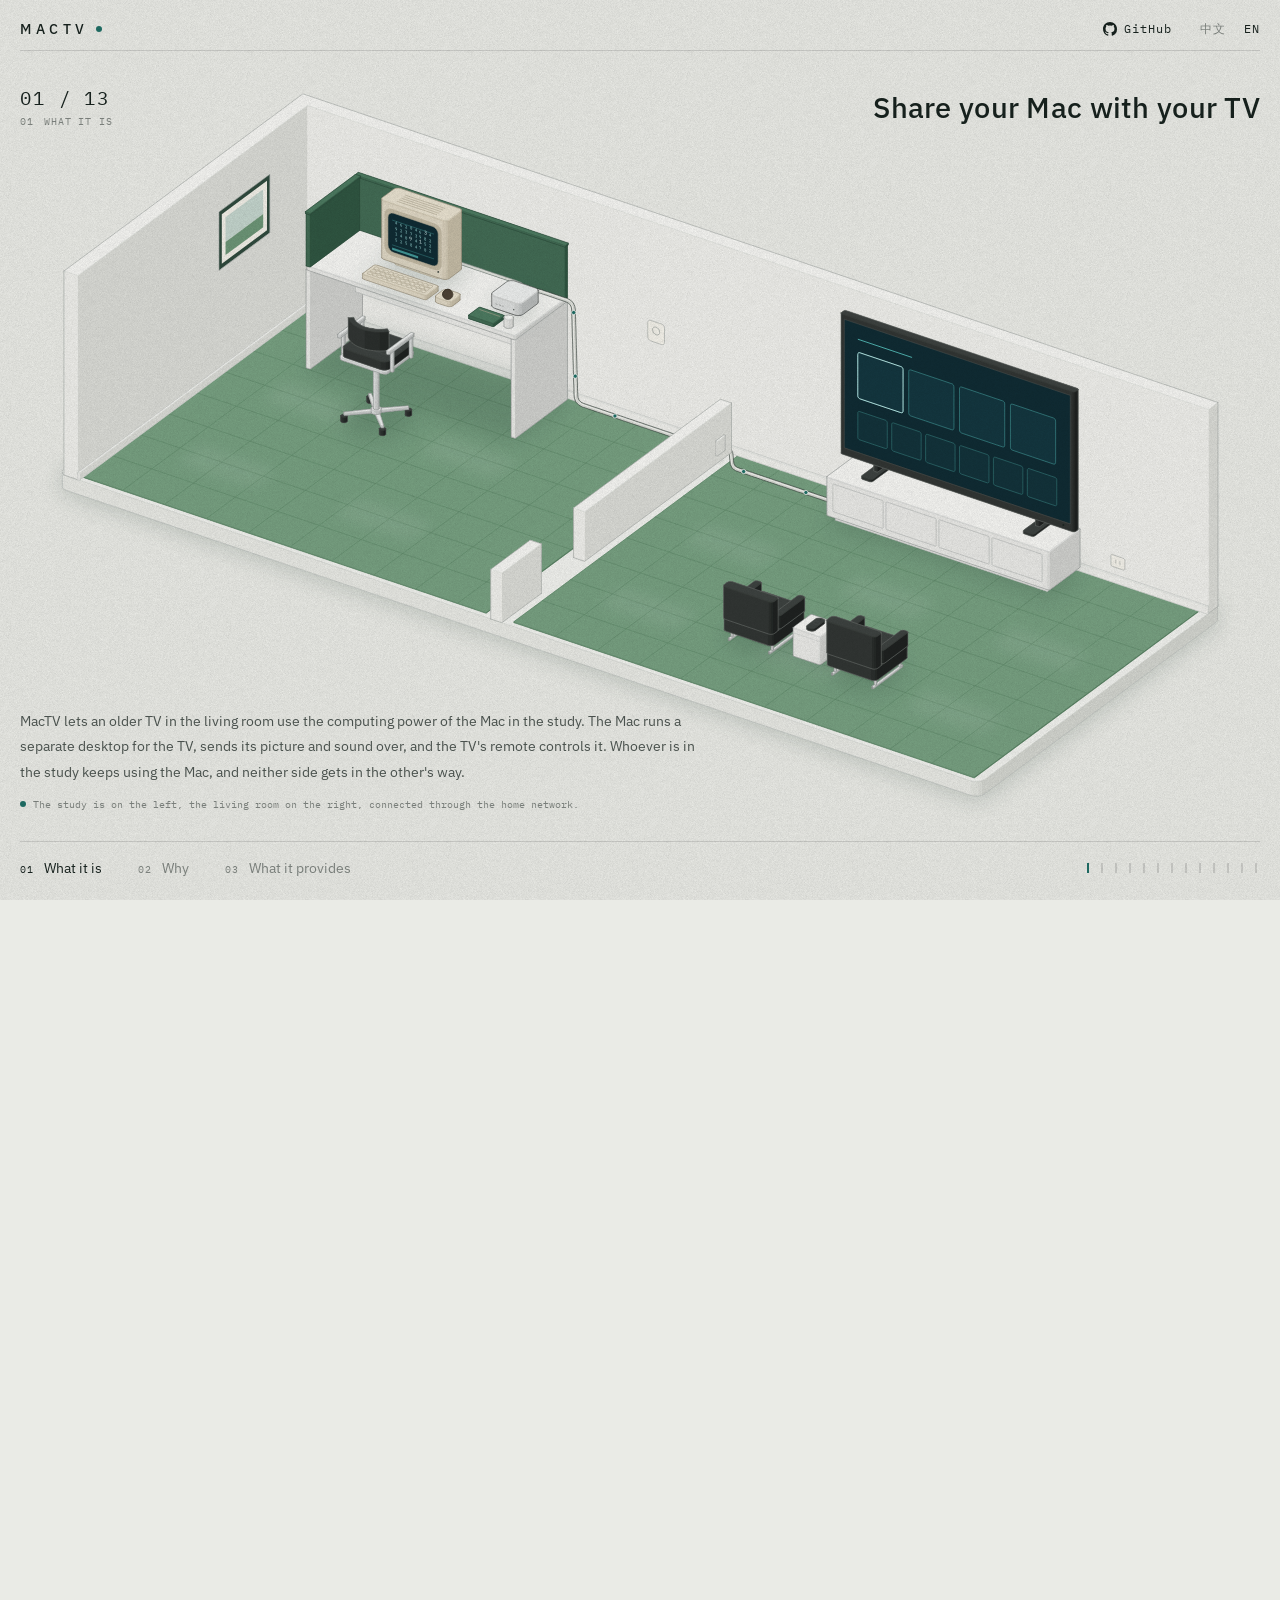
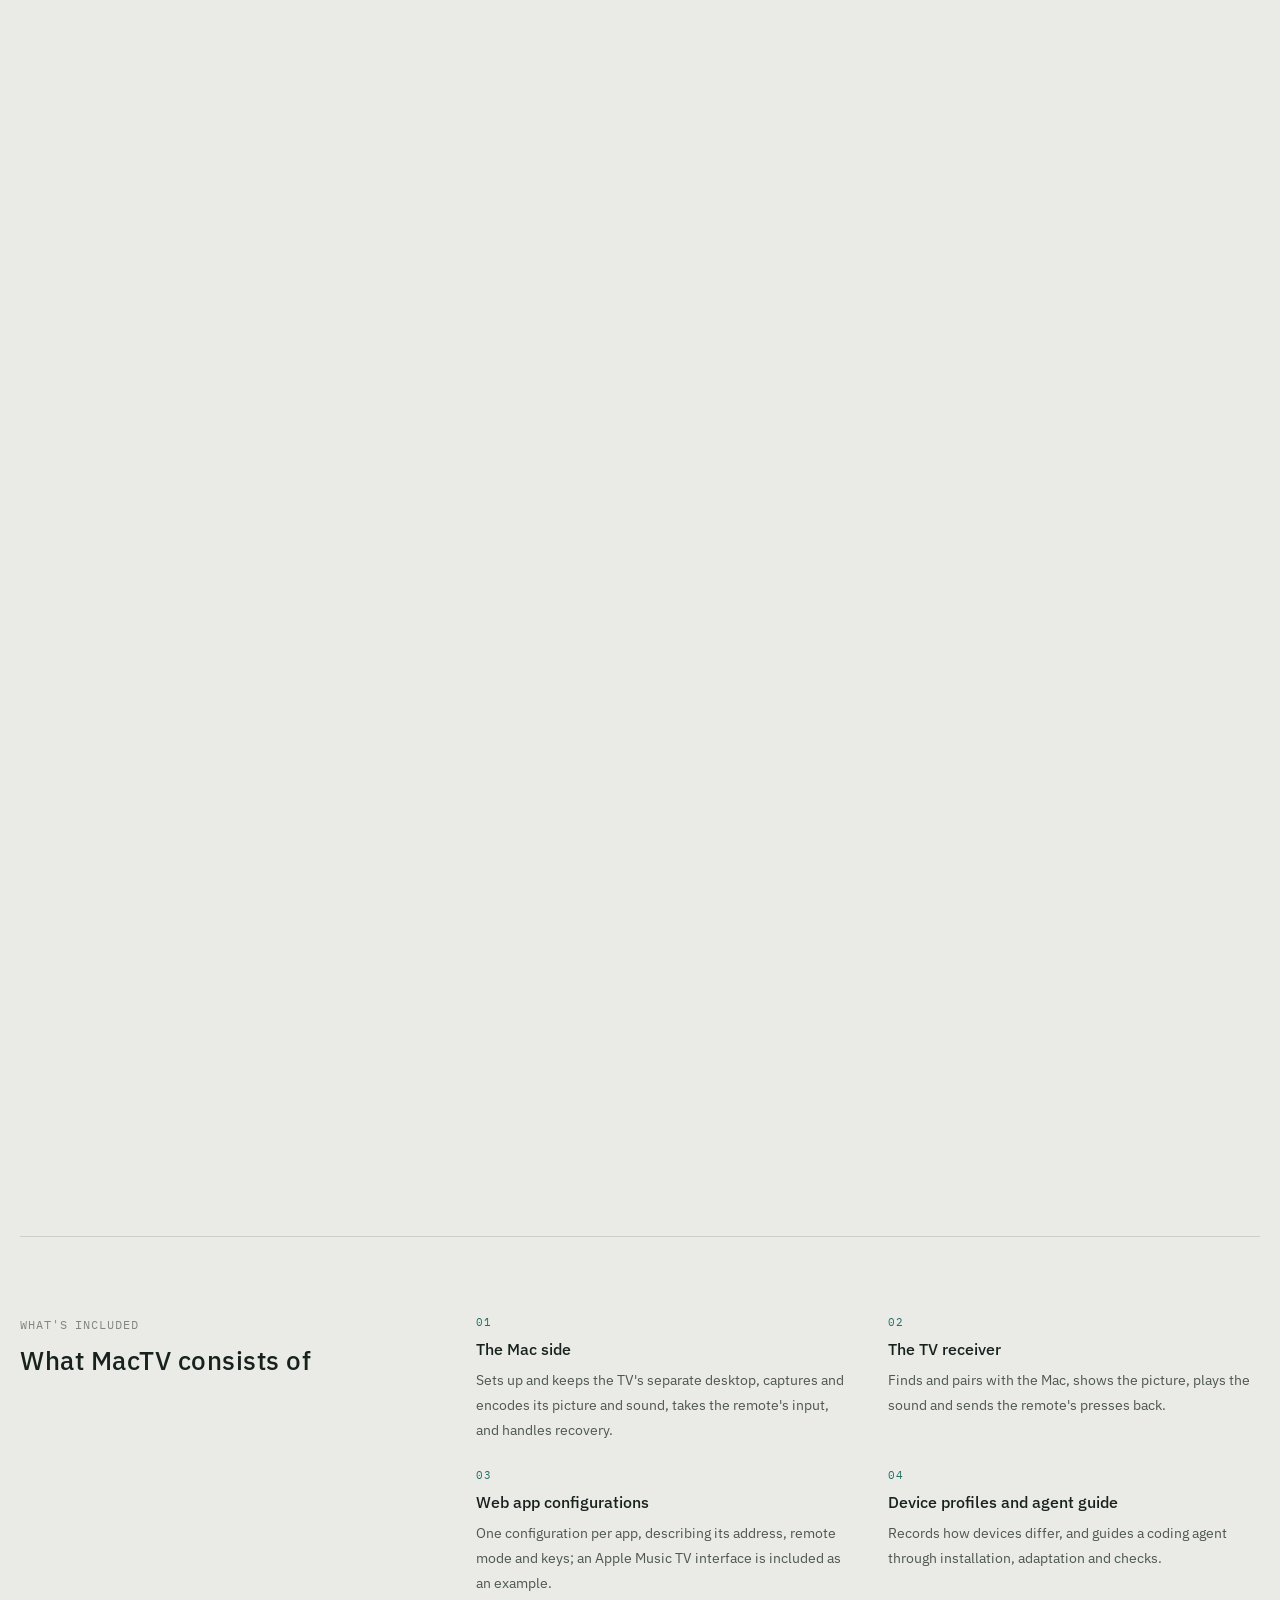
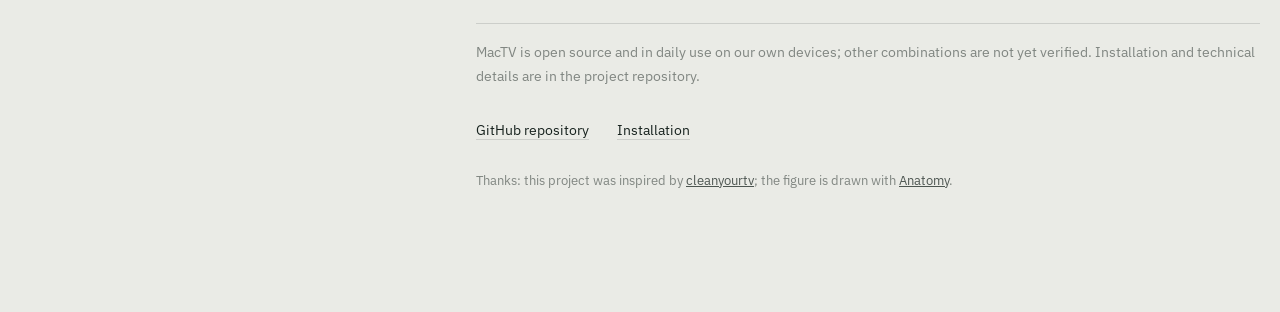
<file: site/public/index.html>
<!doctype html>
<html lang="en">
<head>
<meta charset="utf-8">
<meta name="viewport" content="width=device-width, initial-scale=1, viewport-fit=cover">
<meta name="description" content="MacTV shares your Mac with your TV: the Mac runs a separate desktop for the TV, and both can be used at once.">
<title>MacTV</title>
<link rel="preconnect" href="https://fonts.googleapis.com">
<link rel="preconnect" href="https://fonts.gstatic.com" crossorigin>
<link rel="stylesheet" href="https://fonts.googleapis.com/css2?family=IBM+Plex+Sans:wght@400;500&family=IBM+Plex+Mono:wght@400&family=Noto+Sans+SC:wght@400;500&display=swap">
<style>
/* Figure styles from Anatomy (MIT License, Copyright (c) 2026 Ryan), https://github.com/wheresryan22/anatomy */
.iso{
  --anatomy-page:#0b0b0b;--anatomy-card:#131313;--anatomy-text:#a3a3a3;--anatomy-strong:#e6e6e6;--anatomy-muted:#6e6e6e;
  --anatomy-paper:#131313;--anatomy-face:#1b1b1b;--anatomy-top:#1c1c1c;
  --anatomy-shade-0:#0f0f0f;--anatomy-shade-1:#121212;--anatomy-shade-2:#151515;--anatomy-shade-3:#181818;
  --anatomy-lit-top:#262626;--anatomy-lit-shade:#1d1d1d;
  --anatomy-hi:#d4d4d4;--anatomy-mid:#6a6a6a;--anatomy-lo:#3e3e3e;--anatomy-faint:#2a2a2a;--anatomy-lit:#ffffff;
  --anatomy-halo:#050505;--anatomy-halo-opacity:.9;--anatomy-dot:#e6e6e6;
  --anatomy-red:#ff6b6b;--anatomy-green:#6be0a0;--anatomy-blue:#6b9bff;
  --anatomy-weight:.6px;--anatomy-ease:cubic-bezier(.32,.72,0,1);
  --anatomy-mono:ui-monospace,"SF Mono",Menlo,Consolas,monospace;
  --anatomy-lift:inset 0 1px 0 0 #ffffff0a,inset 0 0 0 1px #ffffff06,0 0 0 1px #00000026,0 1px 1px -.5px #00000014,0 3px 3px -1.5px #00000014,0 6px 6px -3px #00000014,0 12px 12px -6px #00000014;
}
.iso[data-theme="light"]{
  --anatomy-page:#f2f2ef;--anatomy-card:#fbfbfa;--anatomy-text:#57575a;--anatomy-strong:#18181a;--anatomy-muted:#8c8c90;
  --anatomy-paper:#fbfbfa;--anatomy-face:#ffffff;--anatomy-top:#ffffff;
  --anatomy-shade-0:#dcdcd9;--anatomy-shade-1:#e5e5e2;--anatomy-shade-2:#ededea;--anatomy-shade-3:#f4f4f1;
  --anatomy-lit-top:#ffffff;--anatomy-lit-shade:#eeeeeb;
  --anatomy-hi:#26262a;--anatomy-mid:#8a8a8f;--anatomy-lo:#b4b4b8;--anatomy-faint:#d4d4d6;--anatomy-lit:#000000;
  --anatomy-halo:#8a8a80;--anatomy-halo-opacity:.32;--anatomy-dot:#3a3a3e;
  --anatomy-red:#e5484d;--anatomy-green:#30a46c;--anatomy-blue:#3e63dd;
  --anatomy-lift:inset 0 1px 0 0 #ffffff,0 0 0 1px #0000000f,0 1px 1px -.5px #0000000a,0 3px 3px -1.5px #0000000a,0 6px 6px -3px #0000000a,0 12px 12px -6px #0000000a;
}
.iso-svg{display:block;width:100%;height:auto;overflow:visible}
.iso-svg path,.iso-svg circle{vector-effect:non-scaling-stroke}
.iso-fill{fill:var(--anatomy-paper);stroke:none}
.iso-solid[data-lit]>.iso-fill{fill:var(--anatomy-face)}
.iso-shade,.iso-top{stroke:none}
.iso-shade[data-shade="0"]{fill:var(--anatomy-shade-0)}
.iso-shade[data-shade="1"]{fill:var(--anatomy-shade-1)}
.iso-shade[data-shade="2"]{fill:var(--anatomy-shade-2)}
.iso-shade[data-shade="3"]{fill:var(--anatomy-shade-3)}
.iso-top{fill:var(--anatomy-top)}
.iso-solid[data-lit]>.iso-top{fill:var(--anatomy-lit-top)}
.iso-solid[data-lit]>.iso-shade{fill:var(--anatomy-lit-shade)}
.iso-solid[data-seamless]>.iso-shade,.iso-solid[data-seamless]>.iso-top{stroke-width:.4;stroke-linejoin:round}
.iso-solid[data-seamless]>.iso-shade[data-shade="0"]{stroke:var(--anatomy-shade-0)}
.iso-solid[data-seamless]>.iso-shade[data-shade="1"]{stroke:var(--anatomy-shade-1)}
.iso-solid[data-seamless]>.iso-shade[data-shade="2"]{stroke:var(--anatomy-shade-2)}
.iso-solid[data-seamless]>.iso-shade[data-shade="3"]{stroke:var(--anatomy-shade-3)}
.iso-solid[data-seamless]>.iso-top{stroke:var(--anatomy-top)}
.iso-solid[data-seamless][data-lit]>.iso-top{stroke:var(--anatomy-lit-top)}
.iso-solid[data-seamless][data-lit]>.iso-shade{stroke:var(--anatomy-lit-shade)}
.iso-solid[data-lit]>.iso-edge{stroke:var(--anatomy-lit)}
.iso-halo{fill:var(--anatomy-halo);stroke:none;filter:blur(9px);opacity:var(--anatomy-halo-opacity);transform:translateY(3px)}
.iso-line{fill:none;stroke:var(--anatomy-lo);stroke-width:var(--anatomy-weight);stroke-linecap:round;stroke-linejoin:round}
.iso-line[data-tone="hi"]{stroke:var(--anatomy-hi)}
.iso-line[data-tone="mid"]{stroke:var(--anatomy-mid)}
.iso-line[data-tone="lo"]{stroke:var(--anatomy-lo)}
.iso-line[data-tone="faint"]{stroke:var(--anatomy-faint)}
.iso-line[data-tone="lit"]{stroke:var(--anatomy-lit)}
.iso-line[data-tone="red"]{stroke:var(--anatomy-red)}
.iso-line[data-tone="green"]{stroke:var(--anatomy-green)}
.iso-line[data-tone="blue"]{stroke:var(--anatomy-blue)}
.iso-line[data-dotted]{stroke-dasharray:.01 3.5;stroke-width:1}
.iso-line[data-dashed]{stroke-dasharray:3 3}
.iso-line[data-flow]{stroke-dasharray:2 6}
.iso-wire-end{fill:var(--anatomy-paper);stroke:var(--anatomy-lo);stroke-width:var(--anatomy-weight)}
.iso-wire[data-tone="hi"] .iso-wire-end{stroke:var(--anatomy-hi)}
.iso-wire[data-tone="mid"] .iso-wire-end{stroke:var(--anatomy-mid)}
.iso-wire[data-tone="faint"] .iso-wire-end{stroke:var(--anatomy-faint)}
.iso-wire[data-tone="lit"] .iso-wire-end{stroke:var(--anatomy-lit)}
.iso-dots circle{fill:var(--anatomy-dot);stroke:none;opacity:.32}
.iso-dots[data-tone="hi"] circle{opacity:.85}
.iso-dots[data-tone="mid"] circle{opacity:.45}
.iso-dots[data-tone="lo"] circle{opacity:.22}
.iso-dots[data-tone="faint"] circle{opacity:.12}
.iso-face-text{fill:var(--anatomy-mid);font-family:var(--anatomy-mono);letter-spacing:.04em}
.iso-face-text[data-tone="hi"]{fill:var(--anatomy-hi)}
.iso-face-text[data-tone="lo"]{fill:var(--anatomy-lo)}
.iso-face-text[data-tone="faint"]{fill:var(--anatomy-faint)}
.tb-body{fill:var(--anatomy-shade-2);stroke:none}
.tb-shine{fill:var(--anatomy-top);stroke:none}
.tb-shade{fill:var(--anatomy-shade-0);stroke:none}
.tb-ring{fill:none;stroke:var(--anatomy-lo);stroke-width:.45;stroke-linecap:butt;stroke-linejoin:round}
.tb-ring[data-tone="mid"]{stroke:var(--anatomy-mid)}
.tb-ring[data-tone="faint"]{stroke:var(--anatomy-faint)}
.tb-ring[data-tone="hi"]{stroke:var(--anatomy-hi)}
@keyframes iso-flow{to{stroke-dashoffset:-32}}
@keyframes iso-pulse{0%,100%{opacity:.18}12%{opacity:1}40%{opacity:.18}}
.iso-line[data-flow]{animation:iso-flow 1600ms linear infinite}
.iso-dots circle[data-pulse]{animation:iso-pulse 1600ms steps(1,end) infinite;animation-delay:var(--pulse-at,0ms)}
.iso-figure{margin:32px 0 36px}
.iso-plate{position:relative;padding:52px 24px;border-radius:0;background:var(--anatomy-card);box-shadow:0 0 0 1px var(--anatomy-mid);--anatomy-paper:var(--anatomy-card)}
.iso-plate-corners{position:absolute;inset:18px 20px;pointer-events:none}
.iso-plate-corner{position:absolute;color:var(--anatomy-muted);font-family:var(--anatomy-mono);font-size:10.5px;line-height:1;letter-spacing:.04em;white-space:nowrap}
.iso-plate-corner[data-corner="fig"]{top:0;left:0;color:var(--anatomy-text)}
.iso-plate-corner[data-corner="title"]{top:0;right:0;text-transform:uppercase;letter-spacing:.1em}
.iso-plate-corner[data-corner="hint"]{bottom:0;left:0;text-transform:uppercase;letter-spacing:.1em}
.iso-plate-corner[data-corner="readout"]{right:0;bottom:0;color:var(--anatomy-text);font-variant-numeric:tabular-nums}
.iso-plate .iso-svg{margin:0 auto}
.iso-legend{display:grid;gap:8px;margin-top:12px;color:var(--anatomy-muted);font-size:13px;line-height:1.55}
.iso-keys{display:flex;flex-wrap:wrap;gap:6px 18px}
.iso-key{display:inline-flex;align-items:center;gap:7px}
.iso-swatch{width:16px;height:10px;flex:none;overflow:visible}
.iso-swatch path{fill:none;stroke:var(--anatomy-hi);stroke-width:1;vector-effect:non-scaling-stroke;stroke-linejoin:round;stroke-linecap:round}
.iso-swatch[data-mark="raised"] path,.iso-swatch[data-mark="flat"] path{stroke:var(--anatomy-mid)}
.iso-swatch[data-mark="lit"] path{stroke:var(--anatomy-lit)}
.iso-swatch[data-mark="dim"] path{stroke:var(--anatomy-lo)}
.iso-swatch[data-mark="dotted"] path{stroke-dasharray:.01 3;stroke-width:1.4}
.iso-swatch[data-mark="dashed"] path{stroke-dasharray:3 2.5}
.iso-swatch[data-mark="red"] path{stroke:var(--anatomy-red)}
.iso-swatch[data-mark="green"] path{stroke:var(--anatomy-green)}
.iso-swatch[data-mark="blue"] path{stroke:var(--anatomy-blue)}
.iso-swatch-crease{stroke:var(--anatomy-lo)!important}
@media (max-width:560px){.iso-plate{padding:48px 12px 70px}.iso-plate-corner[data-corner="hint"]{bottom:18px}}
@media (prefers-reduced-motion:reduce){.iso-line[data-flow],.iso-dots circle[data-pulse]{animation:none}}

/* materials: a windowless 1970s office interior. Off-white walls, green carpet, green felt screens,
   cream terminal equipment, white laminate, oatmeal upholstery, dark teal screens with pale cyan figures */
.iso[data-theme="light"] {
  --anatomy-paper:#eaebe6; --anatomy-card:#eaebe6; --anatomy-face:#f1f2ee; --anatomy-top:#f1f2ee;
  --anatomy-shade-0:#d3d5cf; --anatomy-shade-1:#dadcd6; --anatomy-shade-2:#e1e3dd; --anatomy-shade-3:#e8e9e4;
  --anatomy-lit-top:#f6f7f3; --anatomy-lit-shade:#e1e3dd;
  --anatomy-hi:#24302b; --anatomy-mid:#8c938f; --anatomy-lo:#b6bbb7; --anatomy-faint:#d0d3cf; --anatomy-lit:#17221e;
  --anatomy-halo:#2f4a3d; --anatomy-halo-opacity:.2; --anatomy-dot:#17221e;
}
.m-plaster { --anatomy-paper:#eeefeb; --anatomy-top:#f6f6f3; --anatomy-shade-0:#dadbd6; --anatomy-shade-1:#e1e2dd; --anatomy-shade-2:#e8e9e4; --anatomy-shade-3:#efefeb; --anatomy-hi:#4a504c; --anatomy-mid:#a2a7a3; --anatomy-lo:#c4c8c4; --anatomy-faint:#dcdfdb; }
.m-carpet { --anatomy-paper:#6c9576; --anatomy-top:#77a081; --anatomy-shade-0:#557d5f; --anatomy-shade-1:#5d8567; --anatomy-shade-2:#658d6f; --anatomy-shade-3:#6d9577; --anatomy-lo:#5f8769; --anatomy-faint:#6a9274; }
.m-felt { --anatomy-paper:#3b634d; --anatomy-top:#4c7a60; --anatomy-shade-0:#2f5541; --anatomy-shade-1:#355c47; --anatomy-shade-2:#3b634d; --anatomy-shade-3:#426b54; --anatomy-hi:#12261b; --anatomy-mid:#2a4a39; --anatomy-lo:#335943; --anatomy-faint:#3b634d; }
.m-cream { --anatomy-paper:#d6cdb9; --anatomy-top:#e8e1cf; --anatomy-shade-0:#c4bba5; --anatomy-shade-1:#cdc4af; --anatomy-shade-2:#d6cdb9; --anatomy-shade-3:#dfd7c4; --anatomy-hi:#3f3a2f; --anatomy-mid:#8f8775; --anatomy-lo:#b0a892; --anatomy-faint:#cbc3ae; }
.m-walnut, .m-oak { --anatomy-paper:#eeeeeb; --anatomy-top:#f6f6f3; --anatomy-shade-0:#cfd0cd; --anatomy-shade-1:#d8d9d6; --anatomy-shade-2:#e1e2df; --anatomy-shade-3:#e9e9e6; --anatomy-hi:#343a37; --anatomy-mid:#8d9290; --anatomy-lo:#b4b8b6; --anatomy-faint:#d2d4d2; }
.m-sofa { --anatomy-paper:#bdaf93; --anatomy-top:#cdbfa3; --anatomy-shade-0:#a99b80; --anatomy-shade-1:#b3a589; --anatomy-shade-2:#bdaf93; --anatomy-shade-3:#c7b99d; --anatomy-hi:#3d3526; --anatomy-mid:#7d715b; --anatomy-lo:#a99b80; }
.m-black { --anatomy-paper:#2a2e2c; --anatomy-top:#3d4240; --anatomy-shade-0:#1e2120; --anatomy-shade-1:#242826; --anatomy-shade-2:#2a2e2c; --anatomy-shade-3:#313533; --anatomy-hi:#0e100f; --anatomy-mid:#6d7370; --anatomy-lo:#4b504e; --anatomy-faint:#393e3c; }
.m-alu { --anatomy-paper:#d1d3d2; --anatomy-top:#eceeed; --anatomy-shade-0:#b9bcbb; --anatomy-shade-1:#c5c8c7; --anatomy-shade-2:#d1d3d2; --anatomy-shade-3:#dcdedd; --anatomy-lit-top:#f2f3f3; --anatomy-lit-shade:#d1d3d2; --anatomy-hi:#3e4241; --anatomy-mid:#8c908f; --anatomy-lo:#aeb1b0; --anatomy-faint:#c9cbca; }
.mt-ball .iso-shade, .mt-ball .iso-top { fill:#4d4236 !important; stroke:#4d4236 !important; }
.mt-ball .iso-top { fill:#6b5d4d !important; stroke:#6b5d4d !important; }
.mt-frame { fill:#2f4a3d; } .mt-mat { fill:#f1efe7; } .mt-art-sky { fill:#c3d4cc; } .mt-art-land { fill:#6c9576; }
.mt-bezel { fill:#c2b9a3; }
.mt-crt, .mt-glass { fill:#0f2b33; }
.mt-crt-rule { fill:none; stroke:#4fb3b0; stroke-width:.5; opacity:.7; }
.mt-crt-bar { fill:#4fb3b0; opacity:.8; }
.mt-digit { fill:#a6e8e4; font: 400 2.8px "IBM Plex Mono", ui-monospace, monospace; text-anchor: middle; }
.mt-digit-big { font-size: 3.6px; fill:#e3fbf9; }
.mt-light-warm, .mt-light-cool { display:none; }
.mt-bar, .mt-winbar, .mt-dock { fill:#1d4650; }
.mt-win { fill:#12323a; stroke:#3f8f8c; stroke-width:.5; }
.mt-rule { fill:none; stroke:#4fb3b0; stroke-width:1; }
.mt-tile { fill:#13363f; stroke:#4fb3b0; stroke-width:.5; }
.mt-tile-on { stroke:#c8f5f2; stroke-width:.9; }
.mt-port { fill:#8c908f; }
.mt-spin { fill:#a6e8e4; }
.m-carpet { --anatomy-faint:#618a6b; }
.mt-panel-light { fill:#ffffff; opacity:.07; filter:blur(5px); }
.mt-fitting { fill:#f4f2ea; } .mt-fitting-dot { fill:none; stroke:#8c938f; stroke-width:.6; }
.m-mesh { --anatomy-paper:#3a3f3d; --anatomy-top:#4a504d; --anatomy-shade-0:#2e3331; --anatomy-shade-1:#343937; --anatomy-shade-2:#3a3f3d; --anatomy-shade-3:#414644; }
/* the Apple Music TV interface */
.mm-bg { fill:#141718; }
.mm-art { fill:#c7613f; } .mm-art-2 { fill:#8e3f2c; } .mm-art-3 { fill:#f0c9a8; }
.mm-text { fill:#eef0ee; } .mm-dim { fill:#5d6563; } .mm-faint { fill:#363c3b; }
.mm-lyric { fill:#f4f6f4; }
.mm-t1 { fill:#3f6e68; } .mm-t2 { fill:#7b5a8c; } .mm-t3 { fill:#c7613f; } .mm-t4 { fill:#d4b45a; }
.mm-focus { fill:none; stroke:#f4f6f4; stroke-width:1.2; }

/* Layout: a pinned spread. The cutaway fills the page; the words sit in the empty space around it, the headline
   along the back wall, the body along the floor edge. Calm and plain, after a windowless 1970s office:
   off-white, green-black ink, one deep teal. */
:root {
  --paper: #eaebe6;
  --ink: #17221e;
  --ink-2: rgba(23, 34, 30, 0.74);
  --ink-3: rgba(23, 34, 30, 0.50);
  --rule: rgba(23, 34, 30, 0.14);
  --signal: #1f6f66;
  --sans: "IBM Plex Sans", "Noto Sans SC", "PingFang SC", "Helvetica Neue", sans-serif;
  --mono: "IBM Plex Mono", ui-monospace, "SF Mono", Menlo, monospace;
  color-scheme: light;
}
*, *::before, *::after { box-sizing: border-box; }
body {
  margin: 0; background: var(--paper); color: var(--ink);
  font: 15px/1.75 var(--sans); -webkit-font-smoothing: antialiased;
  padding-left: max(16px, env(safe-area-inset-left, 0px)); padding-right: max(16px, env(safe-area-inset-right, 0px));
}
#grain { position: fixed; inset: 0; z-index: 50; pointer-events: none; mix-blend-mode: multiply; opacity: .12; background-size: 220px 220px; }
html[data-lang="zh"] [lang="en"], html[data-lang="en"] [lang="zh"], html:not([data-lang]) [lang="zh"] { display: none !important; }
p, h1, h2 { margin: 0; }
button { font: inherit; color: inherit; background: none; border: 0; padding: 0; cursor: pointer; }
button:focus-visible { outline: 1px solid var(--signal); outline-offset: 4px; }
.label { font: 400 .72rem/1.4 var(--mono); letter-spacing: .08em; text-transform: uppercase; color: var(--ink-3); }

.story { position: relative; max-width: 1240px; margin: 0 auto; }
.stage { position: sticky; top: 0; height: 100vh; height: 100dvh; display: grid; grid-template-rows: auto minmax(0, 1fr) auto; grid-template-columns: minmax(0, 1fr); }
.steps { margin-top: -100vh; margin-top: -100dvh; }
.step { height: 92vh; }
.step:last-child { height: 100vh; }
.mast { display: flex; align-items: center; justify-content: space-between; gap: 16px; padding-block: calc(22px + env(safe-area-inset-top, 0px)) 14px; border-bottom: 1px solid var(--rule); }
.brand { font: 500 .9rem/1 var(--sans); letter-spacing: .32em; }
.brand i { font-style: normal; display: inline-block; width: 6px; height: 6px; border-radius: 50%; background: var(--signal); margin-left: .5em; vertical-align: .15em; }
.mast-right { display: flex; align-items: center; gap: 28px; }
.gh { display: inline-flex; align-items: center; gap: 7px; font: 400 .76rem/1 var(--mono); letter-spacing: .08em; color: var(--ink); text-decoration: none; }
.gh svg { width: 14px; height: 14px; fill: currentColor; }
.gh:hover { color: var(--signal); }
.gh:focus-visible, .article a:focus-visible { outline: 1px solid var(--signal); outline-offset: 4px; }
.langs { display: flex; gap: 18px; }
.langs button { font: 400 .76rem/1 var(--mono); letter-spacing: .08em; color: var(--ink-3); }
.langs button[aria-pressed="true"] { color: var(--ink); }

.spreadwrap { min-height: 0; display: grid; place-items: center; padding-block: 10px; }
.spread { position: relative; container-type: inline-size; width: min(100%, calc((100dvh - 150px) * 1.6667)); aspect-ratio: 1000 / 600; }
.spread > svg { position: absolute; inset: 0; width: 100%; height: 100%; }
.ov { position: absolute; transition: opacity .4s ease; }
.ov.swap { opacity: 0; }
.wedge { height: 100%; }
.tl { left: 0; top: 0; }
.tl .num { font: 400 1.5cqw/1 var(--mono); letter-spacing: .1em; color: var(--ink); padding-top: 1.2cqw; }
.tl .chap { font-size: max(10px, .78cqw); margin-top: .6cqw; }
.tr .wedge { float: left; width: 100%; shape-margin: 1.6cqw; }
#tr-text { text-align: right; padding-right: 1cqw; }
.tr h1 { font: 500 2.3cqw/1.35 var(--sans); letter-spacing: .01em; padding-top: 1.2cqw; text-wrap: pretty; }
html[data-lang="zh"] .tr h1 { letter-spacing: .03em; }
.bl { left: 0; bottom: 0; }
.bl .wedge { float: right; shape-margin: 1.8cqw; }
.bl .body { font-size: max(13px, 1.15cqw); line-height: 1.8; color: var(--ink-2); }
.bl .note { font: 400 max(10px, .76cqw)/1.6 var(--mono); color: var(--ink-3); margin-top: 1cqw; padding-bottom: .4cqw; }
.bl .note::before { content: ""; display: inline-block; width: 6px; height: 6px; border-radius: 50%; background: var(--signal); margin-right: .7em; vertical-align: .1em; }
.br { right: 0; bottom: 0; text-align: right; width: 16%; }
.br .big { font: 400 2.6cqw/1 var(--mono); letter-spacing: .02em; color: var(--ink); }
.br .cap { font: 400 max(10px, .74cqw)/1.5 var(--mono); color: var(--ink-3); margin-top: .5cqw; }
.pk { fill: var(--signal); stroke: #f4f5f1; stroke-width: .8; }
.ir { fill: var(--signal); }

.nav { display: flex; align-items: center; justify-content: space-between; gap: 16px 32px; flex-wrap: wrap; padding-block: 14px calc(20px + env(safe-area-inset-bottom, 0px)); border-top: 1px solid var(--rule); }
.chapters { display: flex; gap: 8px 36px; flex-wrap: wrap; }
.chapters button { display: flex; align-items: baseline; gap: 10px; color: var(--ink-3); font-size: .86rem; transition: color .3s; }
.chapters button b { font: 400 .62rem/1 var(--mono); letter-spacing: .1em; }
.chapters button[aria-selected="true"] { color: var(--ink); }
.ticks { display: flex; gap: 6px; }
.ticks button { width: 8px; height: 14px; position: relative; }
.ticks button::before { content: ""; position: absolute; left: 3px; top: 2px; width: 2px; height: 10px; background: var(--rule); transition: background .3s; }
.ticks button.past::before { background: var(--ink-3); }
.ticks button[aria-current="step"]::before { background: var(--signal); }

.article { max-width: 1240px; margin: 0 auto; padding-block: 80px 120px; border-top: 1px solid var(--rule); display: grid; grid-template-columns: minmax(0, 1fr) minmax(0, 2fr); gap: 28px 64px; }
.article h2 { font: 500 1.6rem/1.4 var(--sans); letter-spacing: .02em; margin-top: 10px; }
.article .parts { display: grid; grid-template-columns: repeat(2, minmax(0, 1fr)); gap: 28px 40px; }
.article .parts b { display: block; font: 400 .7rem/1 var(--mono); letter-spacing: .1em; color: var(--signal); margin-bottom: 10px; }
.article .parts h3 { font: 500 1rem/1.4 var(--sans); margin: 0 0 6px; }
.article .parts p { font-size: .9rem; color: var(--ink-2); margin: 0; }
.article .status { grid-column: 2; font-size: .86rem; color: var(--ink-3); border-top: 1px solid var(--rule); padding-top: 16px; }
.article .links { grid-column: 2; display: flex; flex-wrap: wrap; gap: 10px 28px; font-size: .9rem; }
.article .links a { color: var(--ink); text-decoration: underline; text-decoration-color: var(--rule); text-underline-offset: 4px; }
.article .links a:hover { text-decoration-color: var(--signal); }
.article .thanks { grid-column: 2; font-size: .8rem; color: var(--ink-3); margin: 0; }
.article .thanks a { color: var(--ink-2); }

@media (max-width: 820px) {
  .spread { width: 100%; aspect-ratio: auto; container-type: normal; }
  .spread > svg { position: static; height: auto; display: block; }
  .ov { position: static; width: auto !important; height: auto !important; }
  .wedge, .tl, .br, .bl .note { display: none; }
  .spreadwrap { place-items: start stretch; overflow: hidden; }
  .tr h1 { font-size: 20px; padding-top: 10px; } #tr-text { text-align: left; padding-right: 0; }
  .bl { margin-top: 8px; } .bl .body { font-size: 14px; }
  .article { grid-template-columns: 1fr; } .article .links, .article .thanks { grid-column: 1; } .article .parts { grid-template-columns: 1fr; } .article .status { grid-column: 1; }
  .ticks { display: none; }
}
@media (prefers-reduced-motion: reduce) { * { transition: none !important; } }
</style>
</head>
<body>
<div id="grain" aria-hidden="true"></div>

<div class="story">
  <div class="stage">
    <header class="mast">
      <div class="brand">MACTV<i aria-hidden="true"></i></div>
      <div class="mast-right">
        <a class="gh" href="https://github.com/sonianmu/mactv" target="_blank" rel="noopener"><svg viewBox="0 0 16 16" aria-hidden="true"><path d="M8 0C3.58 0 0 3.58 0 8a8 8 0 0 0 5.47 7.59c.4.07.55-.17.55-.38v-1.33c-2.23.48-2.7-1.07-2.7-1.07-.36-.92-.89-1.17-.89-1.17-.73-.5.06-.49.06-.49.8.06 1.23.83 1.23.83.72 1.23 1.88.87 2.34.67.07-.52.28-.87.5-1.07-1.78-.2-3.65-.89-3.65-3.95 0-.87.31-1.59.82-2.15-.08-.2-.36-1.02.08-2.12 0 0 .67-.21 2.2.82a7.6 7.6 0 0 1 4 0c1.53-1.04 2.2-.82 2.2-.82.44 1.1.16 1.92.08 2.12.51.56.82 1.27.82 2.15 0 3.07-1.87 3.75-3.66 3.95.29.25.54.73.54 1.48v2.2c0 .21.15.46.55.38A8 8 0 0 0 16 8c0-4.42-3.58-8-8-8z"/></svg>GitHub</a>
        <div class="langs" role="group" aria-label="Language">
          <button type="button" id="lang-zh" data-set="zh">中文</button>
          <button type="button" id="lang-en" data-set="en">EN</button>
        </div>
      </div>
    </header>
    <div class="spreadwrap">
      <div class="spread iso" data-theme="light" id="spread">
        <svg xmlns="http://www.w3.org/2000/svg" class="iso-svg" viewBox="0 0 1000 600" role="img" aria-label="Two rooms in cutaway. In the study, a Mac mini on a desk with the owner's display, keyboard and chair. In the living room, a TV on a cabinet, two lounge chairs and a side table with the remote. A cable runs from the Mac along the back wall, through the partition, to the TV."><defs><filter id="mute" color-interpolation-filters="sRGB"><feColorMatrix type="matrix" values="0.3 0 0 0 0.643 0 0.3 0 0 0.645 0 0 0.3 0 0.631 0 0 0 1 0"/></filter><filter id="mute-soft" color-interpolation-filters="sRGB"><feColorMatrix type="matrix" values="0.6 0 0 0 0.367 0 0.6 0 0 0.369 0 0 0.6 0 0.361 0 0 0 1 0"/></filter></defs><path class="iso-halo" d="M34.1 320.7L34.2 319.9L34.7 319.2L35.5 318.5L222.1 180.1L223.1 179.5L224.4 179L225.8 178.6L227.3 178.4L228.9 178.3L230.5 178.4L232 178.6L233.4 179L962.3 424.9L963.6 425.4L964.6 426L965.3 426.7L965.8 427.5L965.9 428.3L965.9 440L965.8 440.8L965.3 441.6L964.5 442.3L777.9 580.6L776.9 581.2L775.6 581.7L774.2 582.1L772.7 582.3L771.1 582.4L769.5 582.3L768 582.1L766.6 581.7L37.7 335.9L36.4 335.4L35.4 334.8L34.7 334.1L34.2 333.3L34.1 332.5Z"/><g class="iso-solid"><path class="iso-fill" d="M34.2 321.5L34.2 319.9L35.5 318.5L222.1 180.1L224.4 179L227.3 178.4L230.5 178.4L233.4 179L962.3 424.9L964.6 426L965.8 427.5L965.8 439.2L965.8 440.8L964.5 442.3L777.9 580.6L775.6 581.7L772.7 582.3L769.5 582.3L766.6 581.7L37.7 335.9L35.4 334.8L34.2 333.3Z"/><path class="iso-shade" data-shade="0" d="M965.8 439.2L965.8 440.8L965.8 429L965.8 427.5ZM965.8 440.8L964.5 442.3L964.5 430.5L965.8 429ZM964.5 442.3L777.9 580.6L777.9 568.9L964.5 430.5ZM777.9 580.6L775.6 581.7L775.6 570L777.9 568.9Z"/><path class="iso-shade" data-shade="1" d="M775.6 581.7L772.7 582.3L772.7 570.6L775.6 570Z"/><path class="iso-shade" data-shade="2" d="M772.7 582.3L769.5 582.3L769.5 570.6L772.7 570.6ZM769.5 582.3L766.6 581.7L766.6 570L769.5 570.6Z"/><path class="iso-shade" data-shade="3" d="M766.6 581.7L37.7 335.9L37.7 324.1L766.6 570ZM37.7 335.9L35.4 334.8L35.4 323L37.7 324.1ZM35.4 334.8L34.2 333.3L34.2 321.5L35.4 323Z"/><path class="iso-top" d="M962.3 424.9L964.6 426L965.8 427.5L965.8 429L964.5 430.5L777.9 568.9L775.6 570L772.7 570.6L769.5 570.6L766.6 570L37.7 324.1L35.4 323L34.2 321.5L34.2 319.9L35.5 318.5L222.1 180.1L224.4 179L227.3 178.4L230.5 178.4L233.4 179Z"/><path class="iso-line iso-crease" data-tone="faint" d="M965.8 427.5L965.8 429L964.5 430.5L777.9 568.9L775.6 570L772.7 570.6L769.5 570.6L766.6 570L37.7 324.1L35.4 323L34.2 321.5"/><path class="iso-line iso-edge" data-tone="lo" d="M34.2 321.5L34.2 319.9L35.5 318.5L222.1 180.1L224.4 179L227.3 178.4L230.5 178.4L233.4 179L962.3 424.9L964.6 426L965.8 427.5M965.8 439.2L965.8 440.8L964.5 442.3L777.9 580.6L775.6 581.7L772.7 582.3L769.5 582.3L766.6 581.7L37.7 335.9L35.4 334.8L34.2 333.3M965.8 427.5L965.8 439.2M34.2 321.5L34.2 333.3"/></g><g data-part="floor-study" class="m-carpet"><g class="iso-solid"><path class="iso-fill" d="M49.7 324L231.8 189L558 299L558 300L375.9 434.9L49.7 324.9Z"/><path class="iso-shade" data-shade="0" d="M558 300L375.9 434.9L375.9 434L558 299Z"/><path class="iso-shade" data-shade="3" d="M375.9 434.9L49.7 324.9L49.7 324L375.9 434Z"/><path class="iso-top" d="M558 299L375.9 434L49.7 324L231.8 189Z"/><path class="iso-line iso-edge" data-tone="lo" d="M49.7 324L231.8 189L558 299M558 300L375.9 434.9L49.7 324.9M558 299L558 300M49.7 324L49.7 324.9"/></g><path class="iso-line" data-tone="faint" d="M265.5 200.4L83.4 335.4M299.3 211.8L117.2 346.7M333 223.1L150.9 358.1M366.8 234.5L184.7 369.5M400.5 245.9L218.4 380.9M434.3 257.3L252.2 392.3M468 268.7L285.9 403.6M501.8 280L319.7 415M535.5 291.4L353.4 426.4M209 205.9L535.2 315.9M186.3 222.7L512.5 332.8M163.5 239.6L489.7 349.6M140.7 256.5L467 366.5M118 273.4L444.2 383.4M95.2 290.2L421.4 400.3M72.4 307.1L398.7 417.1"/><path class="mt-panel-light" d="M272.3 268L274.2 269.1L274.7 270.5L273.8 271.8L260.1 281.9L258 282.8L255.3 283.1L252.6 282.6L198.6 264.4L196.8 263.4L196.2 262L197.1 260.7L210.8 250.5L212.9 249.6L215.7 249.3L218.3 249.8Z"/><path class="mt-panel-light" d="M398.3 310.5L400.2 311.6L400.7 312.9L399.8 314.3L386.1 324.4L384 325.3L381.2 325.6L378.6 325.1L324.6 306.9L322.8 305.9L322.2 304.5L323.1 303.2L336.8 293L338.9 292.1L341.7 291.8L344.3 292.3Z"/><path class="mt-panel-light" d="M204 318.6L205.9 319.7L206.4 321.1L205.5 322.4L191.8 332.5L189.7 333.4L187 333.7L184.3 333.3L130.3 315L128.5 314L127.9 312.6L128.9 311.3L142.5 301.2L144.6 300.2L147.4 300L150 300.4Z"/><path class="mt-panel-light" d="M330 361.1L331.9 362.2L332.4 363.6L331.5 364.9L317.8 375L315.7 375.9L313 376.2L310.3 375.7L256.3 357.5L254.5 356.5L253.9 355.1L254.8 353.8L268.5 343.6L270.6 342.7L273.4 342.5L276 342.9Z"/></g><g data-part="floor-living" class="m-carpet"><g class="iso-solid"><path class="iso-fill" d="M398.4 441.6L580.5 306.6L951.7 431.8L951.7 432.7L769.6 567.7L398.4 442.5Z"/><path class="iso-shade" data-shade="0" d="M951.7 432.7L769.6 567.7L769.6 566.8L951.7 431.8Z"/><path class="iso-shade" data-shade="3" d="M769.6 567.7L398.4 442.5L398.4 441.6L769.6 566.8Z"/><path class="iso-top" d="M951.7 431.8L769.6 566.8L398.4 441.6L580.5 306.6Z"/><path class="iso-line iso-edge" data-tone="lo" d="M398.4 441.6L580.5 306.6L951.7 431.8M951.7 432.7L769.6 567.7L398.4 442.5M951.7 431.8L951.7 432.7M398.4 441.6L398.4 442.5"/></g><path class="iso-line" data-tone="faint" d="M614.3 318L432.2 453M648 329.4L465.9 464.4M681.7 340.7L499.6 475.7M715.5 352.1L533.4 487.1M749.2 363.5L567.1 498.5M783 374.9L600.9 509.9M816.7 386.3L634.6 521.3M850.5 397.7L668.4 532.6M884.2 409L702.1 544M918 420.4L735.9 555.4M557.7 323.5L929 448.7M535 340.3L906.2 465.5M512.2 357.2L883.4 482.4M489.5 374.1L860.7 499.3M466.7 391L837.9 516.2M443.9 407.8L815.2 533M421.2 424.7L792.4 549.9"/><path class="mt-panel-light" d="M612 382.6L613.9 383.6L614.4 385L613.5 386.4L599.9 396.5L597.7 397.4L595 397.7L592.3 397.2L538.3 379L536.5 377.9L535.9 376.6L536.9 375.2L550.5 365.1L552.6 364.2L555.4 363.9L558.1 364.4Z"/><path class="mt-panel-light" d="M735.8 424.3L737.6 425.4L738.2 426.8L737.3 428.1L723.6 438.2L721.5 439.1L718.7 439.4L716.1 438.9L662.1 420.7L660.2 419.7L659.7 418.3L660.6 417L674.3 406.8L676.4 405.9L679.1 405.7L681.8 406.1Z"/><path class="mt-panel-light" d="M859.5 466.1L861.4 467.1L861.9 468.5L861 469.8L847.3 479.9L845.2 480.9L842.5 481.1L839.8 480.7L785.8 462.5L784 461.4L783.4 460L784.3 458.7L798 448.6L800.1 447.7L802.9 447.4L805.5 447.8Z"/><path class="mt-panel-light" d="M543.8 433.2L545.6 434.3L546.1 435.6L545.2 437L531.6 447.1L529.4 448L526.7 448.3L524 447.8L470 429.6L468.2 428.6L467.7 427.2L468.6 425.9L482.2 415.7L484.4 414.8L487.1 414.5L489.8 415Z"/><path class="mt-panel-light" d="M667.5 474.9L669.3 476L669.9 477.4L669 478.7L655.3 488.8L653.2 489.8L650.4 490L647.8 489.6L593.8 471.4L591.9 470.3L591.4 468.9L592.3 467.6L606 457.5L608.1 456.5L610.8 456.3L613.5 456.7Z"/><path class="mt-panel-light" d="M791.2 516.7L793.1 517.7L793.6 519.1L792.7 520.4L779 530.6L776.9 531.5L774.2 531.8L771.5 531.3L717.5 513.1L715.7 512L715.1 510.6L716.1 509.3L729.7 499.2L731.8 498.3L734.6 498L737.2 498.5Z"/></g><g data-part="walls" class="m-plaster"><g class="iso-solid"><path class="iso-fill" d="M228.1 16L966.1 264.9L958.5 270.5L231.8 25.4L46.6 162.7L35.4 158.9ZM228.1 180.5L966.1 429.4L958.5 435L231.8 189.9L46.6 327.2L35.4 323.4ZM966.1 429.4L958.5 435L958.5 270.5L966.1 264.9ZM958.5 435L231.8 189.9L231.8 25.4L958.5 270.5ZM231.8 189.9L46.6 327.2L46.6 162.7L231.8 25.4ZM46.6 327.2L35.4 323.4L35.4 158.9L46.6 162.7Z"/><path class="iso-shade" data-shade="0" d="M966.1 429.4L958.5 435L958.5 270.5L966.1 264.9ZM231.8 189.9L46.6 327.2L46.6 162.7L231.8 25.4Z"/><path class="iso-shade" data-shade="3" d="M958.5 435L231.8 189.9L231.8 25.4L958.5 270.5ZM46.6 327.2L35.4 323.4L35.4 158.9L46.6 162.7Z"/><path class="iso-top" d="M228.1 16L966.1 264.9L958.5 270.5L231.8 25.4L46.6 162.7L35.4 158.9Z"/><path class="iso-line iso-crease" data-tone="faint" d="M966.1 264.9L958.5 270.5L231.8 25.4L46.6 162.7L35.4 158.9"/><path class="iso-line iso-edge" data-tone="mid" d="M35.4 158.9L228.1 16L966.1 264.9M966.1 429.4L958.5 435L231.8 189.9L46.6 327.2L35.4 323.4M966.1 264.9L966.1 429.4M35.4 158.9L35.4 323.4"/></g><g class="iso-solid"><path class="iso-fill" d="M230.9 184.7L231.8 184.1L958.5 429.1L958.5 435L957.6 435.7L230.9 190.6Z"/><path class="iso-shade" data-shade="0" d="M958.5 435L957.6 435.7L957.6 429.8L958.5 429.1Z"/><path class="iso-shade" data-shade="3" d="M957.6 435.7L230.9 190.6L230.9 184.7L957.6 429.8Z"/><path class="iso-top" d="M958.5 429.1L957.6 429.8L230.9 184.7L231.8 184.1Z"/><path class="iso-line iso-crease" data-tone="faint" d="M958.5 429.1L957.6 429.8L230.9 184.7"/><path class="iso-line iso-edge" data-tone="lo" d="M230.9 184.7L231.8 184.1L958.5 429.1M958.5 435L957.6 435.7L230.9 190.6M958.5 429.1L958.5 435M230.9 184.7L230.9 190.6"/></g><g class="iso-solid"><path class="iso-fill" d="M46.6 321.3L230.9 184.7L232.2 185.2L232.2 191.1L48 327.6L46.6 327.2Z"/><path class="iso-shade" data-shade="0" d="M232.2 191.1L48 327.6L48 321.7L232.2 185.2Z"/><path class="iso-shade" data-shade="3" d="M48 327.6L46.6 327.2L46.6 321.3L48 321.7Z"/><path class="iso-top" d="M232.2 185.2L48 321.7L46.6 321.3L230.9 184.7Z"/><path class="iso-line iso-crease" data-tone="faint" d="M232.2 185.2L48 321.7L46.6 321.3"/><path class="iso-line iso-edge" data-tone="lo" d="M46.6 321.3L230.9 184.7L232.2 185.2M232.2 191.1L48 327.6L46.6 327.2M232.2 185.2L232.2 191.1M46.6 321.3L46.6 327.2"/></g><g transform="matrix(0.759 -0.562 0 1.175 140.736 257.426)"><path class="mt-frame" d="M80 -72L80 -112L26 -112L26 -72Z"/><path class="mt-mat" d="M77 -75L77 -109L29 -109L29 -75Z"/><path class="mt-art-sky" d="M73 -88L73 -105L33 -105L33 -88Z"/><path class="mt-art-land" d="M73 -79L73 -88L33 -88L33 -79Z"/><path class="iso-line" data-tone="mid" d="M80 -72L80 -112L26 -112L26 -72Z"/></g><g transform="matrix(1.125 0.379 0 1.175 569.259 303.745)"><path class="mt-fitting" d="M-46 -58L-45.2 -58.2L-44.6 -58.6L-44.2 -59.2L-44 -60L-44 -70L-44.2 -70.8L-44.6 -71.4L-45.2 -71.8L-46 -72L-54 -72L-54.8 -71.8L-55.4 -71.4L-55.8 -70.8L-56 -70L-56 -60L-55.8 -59.2L-55.4 -58.6L-54.8 -58.2L-54 -58Z"/><path class="iso-line" data-tone="mid" d="M-46 -58L-45.2 -58.2L-44.6 -58.6L-44.2 -59.2L-44 -60L-44 -70L-44.2 -70.8L-44.6 -71.4L-45.2 -71.8L-46 -72L-54 -72L-54.8 -71.8L-55.4 -71.4L-55.8 -70.8L-56 -70L-56 -60L-55.8 -59.2L-55.4 -58.6L-54.8 -58.2L-54 -58Z"/><circle class="mt-fitting-dot" cx="-50" cy="-66" r="2.6"/><path class="mt-fitting" d="M285 -10L285.4 -10.1L285.7 -10.3L285.9 -10.6L286 -11L286 -17L285.9 -17.4L285.7 -17.7L285.4 -17.9L285 -18L277 -18L276.6 -17.9L276.3 -17.7L276.1 -17.4L276 -17L276 -11L276.1 -10.6L276.3 -10.3L276.6 -10.1L277 -10Z"/><path class="iso-line" data-tone="mid" d="M285 -10L285.4 -10.1L285.7 -10.3L285.9 -10.6L286 -11L286 -17L285.9 -17.4L285.7 -17.7L285.4 -17.9L285 -18L277 -18L276.6 -17.9L276.3 -17.7L276.1 -17.4L276 -17L276 -11L276.1 -10.6L276.3 -10.3L276.6 -10.1L277 -10ZM279.5 -13V-15M282.5 -13V-15"/></g></g><g data-part="desk" class="m-walnut"><path class="iso-halo" d="M231.3 229.6L231.4 229.4L231.5 229.3L231.7 229.1L271.9 199.3L272.1 199.1L272.4 199L272.8 198.9L273.2 198.8L273.6 198.8L274 198.8L274.4 198.9L274.7 199L440.1 254.8L440.4 254.9L440.6 255L440.8 255.2L440.9 255.4L441 255.6L441 262.7L440.9 262.9L440.8 263L440.6 263.2L400.4 293L400.1 293.2L399.8 293.3L399.5 293.4L399.1 293.5L398.7 293.5L398.3 293.5L397.9 293.4L397.6 293.3L232.2 237.5L231.9 237.4L231.7 237.3L231.5 237.1L231.4 236.9L231.3 236.7Z"/><g class="iso-solid"><path class="iso-fill" d="M230.7 157.7L230.8 157.5L272.7 126.5L273.1 126.4L273.5 126.4L275.9 127.3L276.2 127.4L276.2 206.6L276.1 206.8L234.2 237.9L233.9 238L233.5 238L231 237.1L230.7 236.9Z"/><path class="iso-shade" data-shade="0" d="M276.2 206.6L276.1 206.8L276.1 127.6L276.2 127.4ZM276.1 206.8L234.2 237.9L234.2 158.7L276.1 127.6ZM234.2 237.9L233.9 238L233.9 158.8L234.2 158.7Z"/><path class="iso-shade" data-shade="2" d="M233.9 238L233.5 238L233.5 158.8L233.9 158.8Z"/><path class="iso-shade" data-shade="3" d="M233.5 238L231 237.1L231 157.9L233.5 158.8ZM231 237.1L230.7 236.9L230.7 157.7L231 157.9Z"/><path class="iso-top" d="M275.9 127.3L276.2 127.4L276.1 127.6L234.2 158.7L233.9 158.8L233.5 158.8L231 157.9L230.7 157.7L230.8 157.5L272.7 126.5L273.1 126.4L273.5 126.4Z"/><path class="iso-line iso-crease" data-tone="faint" d="M276.2 127.4L276.1 127.6L234.2 158.7L233.9 158.8L233.5 158.8L231 157.9L230.7 157.7"/><path class="iso-line iso-edge" data-tone="mid" d="M230.7 157.7L230.8 157.5L272.7 126.5L273.1 126.4L273.5 126.4L275.9 127.3L276.2 127.4M276.2 206.6L276.1 206.8L234.2 237.9L233.9 238L233.5 238L231 237.1L230.7 236.9M276.2 127.4L276.2 206.6M230.7 157.7L230.7 236.9"/></g><g class="iso-solid"><path class="iso-fill" d="M270.6 131.7L271.8 130.8L433.8 185.4L433.8 229.4L432.6 230.3L270.6 175.6Z"/><path class="iso-shade" data-shade="0" d="M433.8 229.4L432.6 230.3L432.6 186.3L433.8 185.4Z"/><path class="iso-shade" data-shade="3" d="M432.6 230.3L270.6 175.6L270.6 131.7L432.6 186.3Z"/><path class="iso-top" d="M433.8 185.4L432.6 186.3L270.6 131.7L271.8 130.8Z"/><path class="iso-line iso-crease" data-tone="faint" d="M433.8 185.4L432.6 186.3L270.6 131.7"/><path class="iso-line iso-edge" data-tone="lo" d="M270.6 131.7L271.8 130.8L433.8 185.4M433.8 229.4L432.6 230.3L270.6 175.6M433.8 185.4L433.8 229.4M270.6 131.7L270.6 175.6"/></g><g class="iso-solid"><path class="iso-fill" d="M396.1 213.5L396.2 213.3L438.1 182.3L438.4 182.2L438.8 182.2L441.3 183L441.5 183.2L441.5 262.4L441.4 262.6L399.6 293.7L399.2 293.8L398.8 293.7L396.3 292.9L396.1 292.7Z"/><path class="iso-shade" data-shade="0" d="M441.5 262.4L441.4 262.6L441.4 183.4L441.5 183.2ZM441.4 262.6L399.6 293.7L399.6 214.5L441.4 183.4ZM399.6 293.7L399.2 293.8L399.2 214.6L399.6 214.5Z"/><path class="iso-shade" data-shade="2" d="M399.2 293.8L398.8 293.7L398.8 214.5L399.2 214.6Z"/><path class="iso-shade" data-shade="3" d="M398.8 293.7L396.3 292.9L396.3 213.7L398.8 214.5ZM396.3 292.9L396.1 292.7L396.1 213.5L396.3 213.7Z"/><path class="iso-top" d="M441.3 183L441.5 183.2L441.4 183.4L399.6 214.5L399.2 214.6L398.8 214.5L396.3 213.7L396.1 213.5L396.2 213.3L438.1 182.3L438.4 182.2L438.8 182.2Z"/><path class="iso-line iso-crease" data-tone="faint" d="M441.5 183.2L441.4 183.4L399.6 214.5L399.2 214.6L398.8 214.5L396.3 213.7L396.1 213.5"/><path class="iso-line iso-edge" data-tone="mid" d="M396.1 213.5L396.2 213.3L438.1 182.3L438.4 182.2L438.8 182.2L441.3 183L441.5 183.2M441.5 262.4L441.4 262.6L399.6 293.7L399.2 293.8L398.8 293.7L396.3 292.9L396.1 292.7M441.5 183.2L441.5 262.4M396.1 213.5L396.1 292.7"/></g><g class="iso-solid"><path class="iso-fill" d="M231.3 154.4L231.7 153.9L271.9 124.1L272.7 123.7L273.7 123.6L274.7 123.8L440.1 179.6L440.8 180L441 180.5L441 183.5L440.6 184L400.4 213.8L399.6 214.2L398.6 214.3L397.6 214.1L232.2 158.3L231.5 157.9L231.3 157.4Z"/><path class="iso-shade" data-shade="0" d="M441 183.5L440.6 184L440.6 181L441 180.5ZM440.6 184L400.4 213.8L400.4 210.8L440.6 181ZM400.4 213.8L399.6 214.2L399.6 211.1L400.4 210.8Z"/><path class="iso-shade" data-shade="1" d="M399.6 214.2L398.6 214.3L398.6 211.2L399.6 211.1Z"/><path class="iso-shade" data-shade="2" d="M398.6 214.3L397.6 214.1L397.6 211.1L398.6 211.2Z"/><path class="iso-shade" data-shade="3" d="M397.6 214.1L232.2 158.3L232.2 155.3L397.6 211.1ZM232.2 158.3L231.5 157.9L231.5 154.9L232.2 155.3ZM231.5 157.9L231.3 157.4L231.3 154.4L231.5 154.9Z"/><path class="iso-top" d="M440.1 179.6L440.8 180L441 180.5L440.6 181L400.4 210.8L399.6 211.1L398.6 211.2L397.6 211.1L232.2 155.3L231.5 154.9L231.3 154.4L231.7 153.9L271.9 124.1L272.7 123.7L273.7 123.6L274.7 123.8Z"/><path class="iso-line iso-crease" data-tone="faint" d="M441 180.5L440.6 181L400.4 210.8L399.6 211.1L398.6 211.2L397.6 211.1L232.2 155.3L231.5 154.9L231.3 154.4"/><path class="iso-line iso-bevel" data-tone="faint" d="M441 180.5L439.9 180.8L399.8 210.5L399.2 210.8L398.6 210.8L397.9 210.7L232.8 155L232.3 154.7L231.3 154.4"/><path class="iso-line iso-edge" data-tone="mid" d="M231.3 154.4L231.7 153.9L271.9 124.1L272.7 123.7L273.7 123.6L274.7 123.8L440.1 179.6L440.8 180L441 180.5M441 183.5L440.6 184L400.4 213.8L399.6 214.2L398.6 214.3L397.6 214.1L232.2 158.3L231.5 157.9L231.3 157.4M441 180.5L441 183.5M231.3 154.4L231.3 157.4"/></g><g class="m-felt"><g class="iso-solid"><path class="iso-fill" d="M271 82.6L271 82.4L272.7 81.1L273.1 81L273.5 81.1L441.3 137.7L441.5 137.8L441.5 180.1L441.4 180.3L439.8 181.6L439.4 181.7L439 181.7L271.2 125.1L271 124.9Z"/><path class="iso-shade" data-shade="0" d="M441.5 180.1L441.4 180.3L441.4 138L441.5 137.8ZM441.4 180.3L439.8 181.6L439.8 139.3L441.4 138ZM439.8 181.6L439.4 181.7L439.4 139.4L439.8 139.3Z"/><path class="iso-shade" data-shade="2" d="M439.4 181.7L439 181.7L439 139.4L439.4 139.4Z"/><path class="iso-shade" data-shade="3" d="M439 181.7L271.2 125.1L271.2 82.8L439 139.4ZM271.2 125.1L271 124.9L271 82.6L271.2 82.8Z"/><path class="iso-top" d="M441.3 137.7L441.5 137.8L441.4 138L439.8 139.3L439.4 139.4L439 139.4L271.2 82.8L271 82.6L271 82.4L272.7 81.1L273.1 81L273.5 81.1Z"/><path class="iso-line iso-crease" data-tone="faint" d="M441.5 137.8L441.4 138L439.8 139.3L439.4 139.4L439 139.4L271.2 82.8L271 82.6"/><path class="iso-line iso-edge" data-tone="mid" d="M271 82.6L271 82.4L272.7 81.1L273.1 81L273.5 81.1L441.3 137.7L441.5 137.8M441.5 180.1L441.4 180.3L439.8 181.6L439.4 181.7L439 181.7L271.2 125.1L271 124.9M441.5 137.8L441.5 180.1M271 82.6L271 124.9"/></g><g class="iso-solid"><path class="iso-fill" d="M270.4 81.2L270.5 81L272.6 79.4L272.9 79.3L273.4 79.4L441.9 136.2L442.1 136.4L442.1 137.8L442 138L439.9 139.6L439.5 139.7L439.1 139.6L270.6 82.8L270.4 82.6Z"/><path class="iso-shade" data-shade="0" d="M442.1 137.8L442 138L442 136.6L442.1 136.4ZM442 138L439.9 139.6L439.9 138.2L442 136.6ZM439.9 139.6L439.5 139.7L439.5 138.3L439.9 138.2Z"/><path class="iso-shade" data-shade="2" d="M439.5 139.7L439.1 139.6L439.1 138.2L439.5 138.3Z"/><path class="iso-shade" data-shade="3" d="M439.1 139.6L270.6 82.8L270.6 81.4L439.1 138.2ZM270.6 82.8L270.4 82.6L270.4 81.2L270.6 81.4Z"/><path class="iso-top" d="M441.9 136.2L442.1 136.4L442 136.6L439.9 138.2L439.5 138.3L439.1 138.2L270.6 81.4L270.4 81.2L270.5 81L272.6 79.4L272.9 79.3L273.4 79.4Z"/><path class="iso-line iso-crease" data-tone="faint" d="M442.1 136.4L442 136.6L439.9 138.2L439.5 138.3L439.1 138.2L270.6 81.4L270.4 81.2"/><path class="iso-line iso-edge" data-tone="mid" d="M270.4 81.2L270.5 81L272.6 79.4L272.9 79.3L273.4 79.4L441.9 136.2L442.1 136.4M442.1 137.8L442 138L439.9 139.6L439.5 139.7L439.1 139.6L270.6 82.8L270.4 82.6M442.1 136.4L442.1 137.8M270.4 81.2L270.4 82.6"/></g></g><g class="m-felt"><g class="iso-solid"><path class="iso-fill" d="M230.7 112.4L230.8 112.2L270.4 82.8L270.8 82.7L271.2 82.8L273.7 83.6L273.9 83.8L273.9 126.1L273.8 126.3L234.2 155.6L233.9 155.7L233.5 155.7L231 154.9L230.7 154.7Z"/><path class="iso-shade" data-shade="0" d="M273.9 126.1L273.8 126.3L273.8 84L273.9 83.8ZM273.8 126.3L234.2 155.6L234.2 113.3L273.8 84ZM234.2 155.6L233.9 155.7L233.9 113.4L234.2 113.3Z"/><path class="iso-shade" data-shade="2" d="M233.9 155.7L233.5 155.7L233.5 113.4L233.9 113.4Z"/><path class="iso-shade" data-shade="3" d="M233.5 155.7L231 154.9L231 112.6L233.5 113.4ZM231 154.9L230.7 154.7L230.7 112.4L231 112.6Z"/><path class="iso-top" d="M273.7 83.6L273.9 83.8L273.8 84L234.2 113.3L233.9 113.4L233.5 113.4L231 112.6L230.7 112.4L230.8 112.2L270.4 82.8L270.8 82.7L271.2 82.8Z"/><path class="iso-line iso-crease" data-tone="faint" d="M273.9 83.8L273.8 84L234.2 113.3L233.9 113.4L233.5 113.4L231 112.6L230.7 112.4"/><path class="iso-line iso-edge" data-tone="mid" d="M230.7 112.4L230.8 112.2L270.4 82.8L270.8 82.7L271.2 82.8L273.7 83.6L273.9 83.8M273.9 126.1L273.8 126.3L234.2 155.6L233.9 155.7L233.5 155.7L231 154.9L230.7 154.7M273.9 83.8L273.9 126.1M230.7 112.4L230.7 154.7"/></g><g class="iso-solid"><path class="iso-fill" d="M230.2 111L230.3 110.8L270.3 81.1L270.7 81L271.1 81.1L274.2 82.1L274.5 82.3L274.5 83.7L274.4 83.9L234.3 113.6L234 113.7L233.6 113.7L230.4 112.6L230.2 112.4Z"/><path class="iso-shade" data-shade="0" d="M274.5 83.7L274.4 83.9L274.4 82.5L274.5 82.3ZM274.4 83.9L234.3 113.6L234.3 112.2L274.4 82.5ZM234.3 113.6L234 113.7L234 112.3L234.3 112.2Z"/><path class="iso-shade" data-shade="2" d="M234 113.7L233.6 113.7L233.6 112.3L234 112.3Z"/><path class="iso-shade" data-shade="3" d="M233.6 113.7L230.4 112.6L230.4 111.2L233.6 112.3ZM230.4 112.6L230.2 112.4L230.2 111L230.4 111.2Z"/><path class="iso-top" d="M274.2 82.1L274.5 82.3L274.4 82.5L234.3 112.2L234 112.3L233.6 112.3L230.4 111.2L230.2 111L230.3 110.8L270.3 81.1L270.7 81L271.1 81.1Z"/><path class="iso-line iso-crease" data-tone="faint" d="M274.5 82.3L274.4 82.5L234.3 112.2L234 112.3L233.6 112.3L230.4 111.2L230.2 111"/><path class="iso-line iso-edge" data-tone="mid" d="M230.2 111L230.3 110.8L270.3 81.1L270.7 81L271.1 81.1L274.2 82.1L274.5 82.3M274.5 83.7L274.4 83.9L234.3 113.6L234 113.7L233.6 113.7L230.4 112.6L230.2 112.4M274.5 82.3L274.5 83.7M230.2 111L230.2 112.4"/></g></g></g><g data-part="eth"><g class="tb"><path class="tb-body" d="M408 180.4L409.7 179.1L411.3 177.9L412.9 176.9L415 176.2L417.5 176.3L419.9 176.9L422.3 177.7L424.8 178.5L427.3 179.4L429.8 180.2L432.2 181.1L434.7 181.9L437.2 182.7L439.6 183.5L441.8 184.5L443.6 186L444.6 188.1L444.9 190.4L444.9 192.9L445 195.4L445.1 197.9L445.2 200.5L445.2 203L445.3 205.5L445.4 208L445.4 210.6L445.5 213.1L445.6 215.6L445.7 218.2L445.7 220.7L445.8 223.2L445.9 225.7L445.9 228.3L446 230.8L446.1 233.3L446.2 235.9L446.2 238.4L446.3 240.9L446.4 243.5L446.4 246L446.5 248.5L446.6 251L446.7 253.6L446.7 256.1L446.8 258.7L447.1 261.5L448.3 264.6L450.7 267L453.4 268.5L456 269.3L458.5 270.2L461 271L463.4 271.8L465.9 272.7L468.4 273.5L470.9 274.3L473.3 275.2L475.8 276L478.3 276.8L480.8 277.7L483.2 278.5L485.7 279.4L488.2 280.2L490.6 281L493.1 281.9L495.6 282.7L498.1 283.5L500.5 284.4L503 285.2L505.5 286L508 286.9L510.4 287.7L512.9 288.5L515.4 289.4L517.9 290.2L520.3 291L522.8 291.9L525.3 292.7L527.8 293.5L530.2 294.4L532.7 295.2L535.2 296L537.6 296.9L540.1 297.7L542.6 298.5L545.1 299.4L547.5 300.2L550 301L552.5 301.9L555 302.7L557.4 303.5L559.9 304.4L562.4 305L564.8 304.2L564.8 301.7L563.7 300.3L563 299.4L562.4 300.4L562.8 300.6L564.8 301.1L567.2 301.9L569.4 302.7L571.1 304L572 306.1L572.2 308.8L572.5 311.8L572.9 315.1L574.5 318.1L577.2 320L579.8 320.9L582.3 321.8L584.8 322.6L587.3 323.4L589.7 324.3L592.2 325.1L594.7 325.9L597.2 326.8L599.6 327.6L602.1 328.4L604.6 329.3L607.1 330.1L609.5 330.9L612 331.8L614.5 332.6L617 333.4L619.4 334.3L621.9 335.1L624.4 335.9L626.8 336.8L629.3 337.6L631.8 338.4L634.3 339.3L636.7 340.1L639.2 340.9L641.7 341.8L644.2 342.6L646.6 343.4L649.1 344.3L651.8 345.1L654.8 345.6L657.9 345.6L660.9 345.6L663.9 345.7L666.9 345.7L670 345.6L673.4 344.9L676.1 342.6L677.1 339.6L677.2 336.8L677.2 334.2L677.2 331.6L677.2 329L677.2 326.4L677.2 323.9L677.2 321.3L677.2 318.7L677.2 316.1L677.2 313.5L677.2 310.9L674.2 310.9L674.2 313.5L674.2 316.1L674.2 318.7L674.2 321.3L674.2 323.9L674.2 326.4L674.2 329L674.2 331.6L674.2 334.2L674.2 336.7L674.1 339.1L673.6 341L672.1 342.2L669.7 342.7L666.9 342.7L663.9 342.7L660.9 342.6L657.9 342.6L655.1 342.6L652.4 342.2L650.1 341.4L647.6 340.6L645.1 339.8L642.6 339L640.2 338.1L637.7 337.3L635.2 336.4L632.7 335.6L630.3 334.8L627.8 333.9L625.3 333.1L622.9 332.3L620.4 331.4L617.9 330.6L615.4 329.8L613 328.9L610.5 328.1L608 327.3L605.5 326.4L603.1 325.6L600.6 324.8L598.1 323.9L595.6 323.1L593.2 322.3L590.7 321.4L588.2 320.6L585.7 319.8L583.3 318.9L580.8 318.1L578.5 317.3L576.8 316.2L575.7 314.2L575.4 311.5L575.2 308.6L574.8 305.4L573.4 302.2L570.9 300.2L568.2 299.1L565.7 298.3L563.2 297.6L560.9 297.9L560.3 300.6L561.3 302.1L562.2 303.1L562.5 302.3L562.7 302L560.8 301.5L558.4 300.7L555.9 299.9L553.4 299L551 298.2L548.5 297.4L546 296.5L543.5 295.7L541.1 294.9L538.6 294L536.1 293.2L533.7 292.4L531.2 291.5L528.7 290.7L526.2 289.9L523.8 289L521.3 288.2L518.8 287.4L516.3 286.5L513.9 285.7L511.4 284.9L508.9 284L506.4 283.2L504 282.4L501.5 281.5L499 280.7L496.5 279.9L494.1 279L491.6 278.2L489.1 277.4L486.7 276.5L484.2 275.7L481.7 274.9L479.2 274L476.8 273.2L474.3 272.4L471.8 271.5L469.3 270.7L466.9 269.8L464.4 269L461.9 268.2L459.4 267.3L457 266.5L454.6 265.7L452.5 264.7L450.8 263L450 260.8L449.8 258.5L449.7 256L449.6 253.5L449.6 251L449.5 248.4L449.4 245.9L449.4 243.4L449.3 240.8L449.2 238.3L449.1 235.8L449.1 233.3L449 230.7L448.9 228.2L448.9 225.7L448.8 223.1L448.7 220.6L448.6 218.1L448.6 215.5L448.5 213L448.4 210.5L448.4 208L448.3 205.4L448.2 202.9L448.1 200.4L448.1 197.8L448 195.3L447.9 192.8L447.9 190.2L447.4 187.3L446 184.2L443.4 182L440.7 180.7L438.1 179.9L435.7 179.1L433.2 178.2L430.7 177.4L428.3 176.6L425.8 175.7L423.3 174.9L420.8 174L417.9 173.3L414.6 173.3L411.6 174.2L409.6 175.5L407.9 176.7L406.2 178Z"/><path class="tb-shine" d="M406.9 178.9L408.6 177.7L410.3 176.5L412.1 175.3L414.7 174.5L417.7 174.7L420.4 175.4L422.8 176.3L425.3 177.1L427.8 177.9L430.3 178.8L432.7 179.6L435.2 180.4L437.7 181.3L440.2 182.1L442.6 183.3L444.6 185.3L445.5 187.9L445.7 190.4L445.7 192.8L445.8 195.4L445.9 197.9L446 200.4L446 203L446.1 205.5L446.2 208L446.2 210.6L446.3 213.1L446.4 215.6L446.4 218.1L446.5 220.7L446.6 223.2L446.7 225.7L446.7 228.3L446.8 230.8L446.9 233.3L446.9 235.8L447 238.4L447.1 240.9L447.2 243.4L447.2 246L447.3 248.5L447.4 251L447.4 253.5L447.5 256.1L447.6 258.6L447.9 261.3L449.3 264L451.5 266L454 267.1L456.5 267.9L459 268.7L461.5 269.6L463.9 270.4L466.4 271.2L468.9 272.1L471.4 272.9L473.8 273.7L476.3 274.6L478.8 275.4L481.2 276.2L483.7 277.1L486.2 277.9L488.7 278.7L491.1 279.6L493.6 280.4L496.1 281.2L498.6 282.1L501 282.9L503.5 283.7L506 284.6L508.5 285.4L510.9 286.2L513.4 287.1L515.9 287.9L518.4 288.7L520.8 289.6L523.3 290.4L525.8 291.2L528.2 292.1L530.7 292.9L533.2 293.7L535.7 294.6L538.1 295.4L540.6 296.2L543.1 297.1L545.6 297.9L548 298.8L550.5 299.6L553 300.4L555.5 301.3L557.9 302.1L560.4 302.9L562.6 303.3L563.5 303.1L563.7 302.2L562.9 300.9L561.9 299.9L561.5 298.9L563 299L565.3 299.6L567.7 300.5L570.1 301.5L572 303.3L572.9 305.9L573.1 308.8L573.3 311.8L573.8 314.8L575.5 317.3L577.8 318.7L580.3 319.5L582.8 320.3L585.3 321.1L587.8 322L590.2 322.8L592.7 323.6L595.2 324.5L597.7 325.3L600.1 326.1L602.6 327L605.1 327.8L607.5 328.6L610 329.5L612.5 330.3L615 331.1L617.4 332L619.9 332.8L622.4 333.6L624.9 334.5L627.3 335.3L629.8 336.2L632.3 337L634.8 337.8L637.2 338.7L639.7 339.5L642.2 340.3L644.7 341.2L647.1 342L649.6 342.8L652.1 343.6L655 343.9L657.9 343.9L660.9 344L663.9 344L666.9 344L669.8 343.9L672.6 343.3L674.6 341.7L675.5 339.3L675.7 336.8L675.7 334.2L675.7 331.6L675.7 329L675.7 326.4L675.7 323.9L675.7 321.3L675.7 318.7L675.7 316.1L675.7 313.5L675.7 310.9L675 310.9L675 313.5L675 316.1L675 318.7L675 321.3L675 323.9L675 326.4L675 329L675 331.6L675 334.2L674.9 336.8L674.8 339.2L674 341.3L672.3 342.7L669.8 343.2L666.9 343.3L663.9 343.3L660.9 343.2L657.9 343.2L655 343.2L652.3 342.9L649.8 342.1L647.4 341.3L644.9 340.5L642.4 339.6L639.9 338.8L637.5 338L635 337.1L632.5 336.3L630 335.5L627.6 334.6L625.1 333.8L622.6 333L620.1 332.1L617.7 331.3L615.2 330.5L612.7 329.6L610.3 328.8L607.8 328L605.3 327.1L602.8 326.3L600.4 325.5L597.9 324.6L595.4 323.8L592.9 323L590.5 322.1L588 321.3L585.5 320.5L583 319.6L580.6 318.8L578.2 318L576 316.9L574.5 314.6L574 311.7L573.8 308.7L573.5 305.7L572.6 302.9L570.5 300.9L568 299.8L565.5 299L563.1 298.3L561.1 298.3L561.2 300.2L562.3 301.4L563.1 302.6L562.9 302.7L562.6 302.6L560.6 302.2L558.2 301.4L555.7 300.6L553.2 299.7L550.7 298.9L548.3 298.1L545.8 297.2L543.3 296.4L540.8 295.6L538.4 294.7L535.9 293.9L533.4 293.1L530.9 292.2L528.5 291.4L526 290.6L523.5 289.7L521.1 288.9L518.6 288.1L516.1 287.2L513.6 286.4L511.2 285.6L508.7 284.7L506.2 283.9L503.7 283.1L501.3 282.2L498.8 281.4L496.3 280.6L493.8 279.7L491.4 278.9L488.9 278L486.4 277.2L483.9 276.4L481.5 275.5L479 274.7L476.5 273.9L474.1 273L471.6 272.2L469.1 271.4L466.6 270.5L464.2 269.7L461.7 268.9L459.2 268L456.7 267.2L454.3 266.4L451.9 265.4L449.9 263.6L448.6 261.1L448.3 258.6L448.2 256.1L448.2 253.5L448.1 251L448 248.5L447.9 245.9L447.9 243.4L447.8 240.9L447.7 238.4L447.7 235.8L447.6 233.3L447.5 230.8L447.4 228.2L447.4 225.7L447.3 223.2L447.2 220.6L447.2 218.1L447.1 215.6L447 213.1L447 210.5L446.9 208L446.8 205.5L446.7 202.9L446.7 200.4L446.6 197.9L446.5 195.4L446.5 192.8L446.4 190.3L446.2 187.7L445.1 184.9L442.9 182.7L440.4 181.5L437.9 180.6L435.4 179.7L433 178.9L430.5 178.1L428 177.2L425.5 176.4L423.1 175.6L420.6 174.7L417.8 174L414.6 173.8L411.8 174.6L409.9 175.9L408.2 177.1L406.5 178.4Z"/><path class="tb-shade" d="M407.8 180.2L409.5 178.9L411.2 177.7L412.8 176.6L414.9 175.9L417.6 175.8L420.1 176.3L422.5 177.1L425 178L427.5 178.8L430 179.6L432.4 180.5L434.9 181.3L437.4 182.1L439.8 182.9L442.2 183.8L444.5 185.3L446 187.7L446.5 190.3L446.6 192.8L446.7 195.4L446.8 197.9L446.8 200.4L446.9 202.9L447 205.5L447.1 208L447.1 210.5L447.2 213.1L447.3 215.6L447.3 218.1L447.4 220.6L447.5 223.2L447.6 225.7L447.6 228.2L447.7 230.8L447.8 233.3L447.8 235.8L447.9 238.3L448 240.9L448.1 243.4L448.1 245.9L448.2 248.5L448.3 251L448.3 253.5L448.4 256L448.5 258.6L448.5 261.2L449.3 263.9L451.2 266.3L453.7 267.8L456.2 268.7L458.7 269.6L461.2 270.4L463.6 271.3L466.1 272.1L468.6 272.9L471.1 273.8L473.5 274.6L476 275.4L478.5 276.3L481 277.1L483.4 277.9L485.9 278.8L488.4 279.6L490.8 280.4L493.3 281.3L495.8 282.1L498.3 282.9L500.7 283.8L503.2 284.6L505.7 285.4L508.2 286.3L510.6 287.1L513.1 287.9L515.6 288.8L518.1 289.6L520.5 290.4L523 291.3L525.5 292.1L528 292.9L530.4 293.8L532.9 294.6L535.4 295.4L537.8 296.3L540.3 297.1L542.8 297.9L545.3 298.8L547.7 299.6L550.2 300.5L552.7 301.3L555.2 302.1L557.6 303L560.1 303.8L562.4 304.5L564.6 304L563.8 302.2L562.7 301L562 299.8L562.3 300.2L562.9 300.1L565 300.6L567.4 301.3L569.8 302.1L572 303.3L573.4 305.8L573.9 308.7L574.1 311.7L574.3 314.6L575.3 317.4L577.5 319.3L580 320.3L582.5 321.2L585 322L587.5 322.8L589.9 323.7L592.4 324.5L594.9 325.3L597.4 326.2L599.8 327L602.3 327.8L604.8 328.7L607.3 329.5L609.7 330.3L612.2 331.2L614.7 332L617.2 332.8L619.6 333.7L622.1 334.5L624.6 335.3L627 336.2L629.5 337L632 337.9L634.5 338.7L636.9 339.5L639.4 340.4L641.9 341.2L644.4 342L646.8 342.9L649.3 343.7L651.9 344.6L654.9 345.1L657.9 345.2L660.9 345.2L663.9 345.2L666.9 345.3L670 345.3L673.2 344.7L675.8 342.5L676.5 339.5L676.5 336.8L676.5 334.2L676.5 331.6L676.5 329L676.5 326.4L676.5 323.9L676.5 321.3L676.5 318.7L676.5 316.1L676.5 313.5L676.5 310.9L675.9 310.9L675.9 313.5L675.9 316.1L675.9 318.7L675.9 321.3L675.9 323.9L675.9 326.4L675.9 329L675.9 331.6L675.9 334.2L675.9 336.8L675.9 339.4L675.3 342.1L673 344.1L669.9 344.7L666.9 344.7L663.9 344.6L660.9 344.6L657.9 344.6L654.9 344.5L652 344L649.5 343.1L647 342.3L644.6 341.5L642.1 340.6L639.6 339.8L637.1 339L634.7 338.1L632.2 337.3L629.7 336.5L627.2 335.6L624.8 334.8L622.3 333.9L619.8 333.1L617.3 332.3L614.9 331.4L612.4 330.6L609.9 329.8L607.4 328.9L605 328.1L602.5 327.3L600 326.4L597.6 325.6L595.1 324.8L592.6 323.9L590.1 323.1L587.7 322.3L585.2 321.4L582.7 320.6L580.2 319.8L577.8 318.8L575.8 317L574.8 314.5L574.7 311.6L574.5 308.6L574 305.6L572.4 303L570.1 301.6L567.6 300.8L565.2 300L563 299.5L562 299.7L561.5 300L562.2 301.4L563.3 302.5L564.1 303.7L562.5 303.9L560.3 303.2L557.8 302.4L555.4 301.6L552.9 300.7L550.4 299.9L547.9 299.1L545.5 298.2L543 297.4L540.5 296.5L538 295.7L535.6 294.9L533.1 294L530.6 293.2L528.1 292.4L525.7 291.5L523.2 290.7L520.7 289.9L518.2 289L515.8 288.2L513.3 287.4L510.8 286.5L508.4 285.7L505.9 284.9L503.4 284L500.9 283.2L498.5 282.4L496 281.5L493.5 280.7L491 279.9L488.6 279L486.1 278.2L483.6 277.4L481.1 276.5L478.7 275.7L476.2 274.9L473.7 274L471.2 273.2L468.8 272.4L466.3 271.5L463.8 270.7L461.4 269.9L458.9 269L456.4 268.2L453.9 267.3L451.6 265.9L449.8 263.6L449.1 261L449.1 258.5L449 256L448.9 253.5L448.9 251L448.8 248.4L448.7 245.9L448.6 243.4L448.6 240.9L448.5 238.3L448.4 235.8L448.4 233.3L448.3 230.7L448.2 228.2L448.2 225.7L448.1 223.2L448 220.6L447.9 218.1L447.9 215.6L447.8 213L447.7 210.5L447.7 208L447.6 205.5L447.5 202.9L447.4 200.4L447.4 197.9L447.3 195.3L447.2 192.8L447.1 190.2L446.6 187.5L445 185L442.6 183.3L440.1 182.4L437.6 181.6L435.1 180.7L432.6 179.9L430.2 179.1L427.7 178.2L425.2 177.4L422.7 176.6L420.3 175.8L417.6 175.2L414.8 175.3L412.5 176.1L410.8 177.2L409.2 178.5L407.5 179.7Z"/><path class="iso-line tb-edge" data-tone="hi" d="M408 180.4L409.7 179.1L411.3 177.9L412.9 176.9L415 176.2L417.5 176.3L419.9 176.9L422.3 177.7L424.8 178.5L427.3 179.4L429.8 180.2L432.2 181.1L434.7 181.9L437.2 182.7L439.6 183.5L441.8 184.5L443.6 186L444.6 188.1L444.9 190.4L444.9 192.9L445 195.4L445.1 197.9L445.2 200.5L445.2 203L445.3 205.5L445.4 208L445.4 210.6L445.5 213.1L445.6 215.6L445.7 218.2L445.7 220.7L445.8 223.2L445.9 225.7L445.9 228.3L446 230.8L446.1 233.3L446.2 235.9L446.2 238.4L446.3 240.9L446.4 243.5L446.4 246L446.5 248.5L446.6 251L446.7 253.6L446.7 256.1L446.8 258.7L447.1 261.5L448.3 264.6L450.7 267L453.4 268.5L456 269.3L458.5 270.2L461 271L463.4 271.8L465.9 272.7L468.4 273.5L470.9 274.3L473.3 275.2L475.8 276L478.3 276.8L480.8 277.7L483.2 278.5L485.7 279.4L488.2 280.2L490.6 281L493.1 281.9L495.6 282.7L498.1 283.5L500.5 284.4L503 285.2L505.5 286L508 286.9L510.4 287.7L512.9 288.5L515.4 289.4L517.9 290.2L520.3 291L522.8 291.9L525.3 292.7L527.8 293.5L530.2 294.4L532.7 295.2L535.2 296L537.6 296.9L540.1 297.7L542.6 298.5L545.1 299.4L547.5 300.2L550 301L552.5 301.9L555 302.7L557.4 303.5L559.9 304.4L562.4 305L564.8 304.2L564.8 301.7L563.7 300.3L563 299.4L562.4 300.4L562.8 300.6L564.8 301.1L567.2 301.9L569.4 302.7L571.1 304L572 306.1L572.2 308.8L572.5 311.8L572.9 315.1L574.5 318.1L577.2 320L579.8 320.9L582.3 321.8L584.8 322.6L587.3 323.4L589.7 324.3L592.2 325.1L594.7 325.9L597.2 326.8L599.6 327.6L602.1 328.4L604.6 329.3L607.1 330.1L609.5 330.9L612 331.8L614.5 332.6L617 333.4L619.4 334.3L621.9 335.1L624.4 335.9L626.8 336.8L629.3 337.6L631.8 338.4L634.3 339.3L636.7 340.1L639.2 340.9L641.7 341.8L644.2 342.6L646.6 343.4L649.1 344.3L651.8 345.1L654.8 345.6L657.9 345.6L660.9 345.6L663.9 345.7L666.9 345.7L670 345.6L673.4 344.9L676.1 342.6L677.1 339.6L677.2 336.8L677.2 334.2L677.2 331.6L677.2 329L677.2 326.4L677.2 323.9L677.2 321.3L677.2 318.7L677.2 316.1L677.2 313.5L677.2 310.9M406.2 178L407.9 176.7L409.6 175.5L411.6 174.2L414.6 173.3L417.9 173.3L420.8 174L423.3 174.9L425.8 175.7L428.3 176.6L430.7 177.4L433.2 178.2L435.7 179.1L438.1 179.9L440.7 180.7L443.4 182L446 184.2L447.4 187.3L447.9 190.2L447.9 192.8L448 195.3L448.1 197.8L448.1 200.4L448.2 202.9L448.3 205.4L448.4 208L448.4 210.5L448.5 213L448.6 215.5L448.6 218.1L448.7 220.6L448.8 223.1L448.9 225.7L448.9 228.2L449 230.7L449.1 233.3L449.1 235.8L449.2 238.3L449.3 240.8L449.4 243.4L449.4 245.9L449.5 248.4L449.6 251L449.6 253.5L449.7 256L449.8 258.5L450 260.8L450.8 263L452.5 264.7L454.6 265.7L457 266.5L459.4 267.3L461.9 268.2L464.4 269L466.9 269.8L469.3 270.7L471.8 271.5L474.3 272.4L476.8 273.2L479.2 274L481.7 274.9L484.2 275.7L486.7 276.5L489.1 277.4L491.6 278.2L494.1 279L496.5 279.9L499 280.7L501.5 281.5L504 282.4L506.4 283.2L508.9 284L511.4 284.9L513.9 285.7L516.3 286.5L518.8 287.4L521.3 288.2L523.8 289L526.2 289.9L528.7 290.7L531.2 291.5L533.7 292.4L536.1 293.2L538.6 294L541.1 294.9L543.5 295.7L546 296.5L548.5 297.4L551 298.2L553.4 299L555.9 299.9L558.4 300.7L560.8 301.5L562.7 302L562.5 302.3L562.2 303.1L561.3 302.1L560.3 300.6L560.9 297.9L563.2 297.6L565.7 298.3L568.2 299.1L570.9 300.2L573.4 302.2L574.8 305.4L575.2 308.6L575.4 311.5L575.7 314.2L576.8 316.2L578.5 317.3L580.8 318.1L583.3 318.9L585.7 319.8L588.2 320.6L590.7 321.4L593.2 322.3L595.6 323.1L598.1 323.9L600.6 324.8L603.1 325.6L605.5 326.4L608 327.3L610.5 328.1L613 328.9L615.4 329.8L617.9 330.6L620.4 331.4L622.9 332.3L625.3 333.1L627.8 333.9L630.3 334.8L632.7 335.6L635.2 336.4L637.7 337.3L640.2 338.1L642.6 339L645.1 339.8L647.6 340.6L650.1 341.4L652.4 342.2L655.1 342.6L657.9 342.6L660.9 342.6L663.9 342.7L666.9 342.7L669.7 342.7L672.1 342.2L673.6 341L674.1 339.1L674.2 336.7L674.2 334.2L674.2 331.6L674.2 329L674.2 326.4L674.2 323.9L674.2 321.3L674.2 318.7L674.2 316.1L674.2 313.5L674.2 310.9"/></g></g><g data-part="monitor"><g class="tb"><path class="tb-body" d="M398.7 177.1L400.4 176L402 174.9L403.7 173.8L405.4 172.5L406.4 170.2L404.7 168.3L402.2 167.3L399.8 166.4L397.3 165.6L394.9 164.8L392.4 164L390 163.1L387.5 162.3L385 161.5L382.6 160.7L380.1 159.8L377.7 159L375.2 158.2L372.8 157.3L370.3 156.5L367.9 155.7L365.4 154.9L363 154L360.5 153.2L358.1 152.4L355.7 151.6L353.3 150.5L351.4 148.9L350.4 147.3L349.7 145.7L348.9 144L347 144.9L347.7 146.6L348.5 148.4L349.8 150.4L352.2 152.3L354.9 153.6L357.4 154.4L359.8 155.3L362.3 156.1L364.7 156.9L367.2 157.8L369.6 158.6L372.1 159.4L374.5 160.2L377 161.1L379.5 161.9L381.9 162.7L384.4 163.5L386.8 164.4L389.3 165.2L391.7 166L394.2 166.8L396.6 167.7L399.1 168.5L401.5 169.3L403.6 170.1L404.3 170.7L403.9 171L402.5 172L400.8 173.1L399.2 174.1L397.5 175.2Z"/><path class="iso-line tb-edge" data-tone="mid" d="M398.7 177.1L400.4 176L402 174.9L403.7 173.8L405.4 172.5L406.4 170.2L404.7 168.3L402.2 167.3L399.8 166.4L397.3 165.6L394.9 164.8L392.4 164L390 163.1L387.5 162.3L385 161.5L382.6 160.7L380.1 159.8L377.7 159L375.2 158.2L372.8 157.3L370.3 156.5L367.9 155.7L365.4 154.9L363 154L360.5 153.2L358.1 152.4L355.7 151.6L353.3 150.5L351.4 148.9L350.4 147.3L349.7 145.7L348.9 144M397.5 175.2L399.2 174.1L400.8 173.1L402.5 172L403.9 171L404.3 170.7L403.6 170.1L401.5 169.3L399.1 168.5L396.6 167.7L394.2 166.8L391.7 166L389.3 165.2L386.8 164.4L384.4 163.5L381.9 162.7L379.5 161.9L377 161.1L374.5 160.2L372.1 159.4L369.6 158.6L367.2 157.8L364.7 156.9L362.3 156.1L359.8 155.3L357.4 154.4L354.9 153.6L352.2 152.3L349.8 150.4L348.5 148.4L347.7 146.6L347 144.9"/></g></g><g data-part="monitor" class="m-cream"><path class="iso-halo" d="M291.6 146.6L291.7 146.2L291.9 145.8L292.3 145.5L306 135.4L306.5 135L307.1 134.8L307.8 134.6L308.5 134.5L309.3 134.5L310.1 134.5L310.9 134.6L311.6 134.8L358.8 150.7L359.5 151L360 151.3L360.3 151.7L360.6 152L360.6 152.4L360.6 157.1L360.6 157.5L360.3 157.9L359.9 158.3L346.3 168.4L345.8 168.7L345.2 168.9L344.5 169.1L343.7 169.2L342.9 169.3L342.1 169.2L341.3 169.1L340.6 168.9L293.4 153L292.8 152.7L292.3 152.4L291.9 152.1L291.7 151.7L291.6 151.3Z"/><g class="iso-solid"><path class="iso-fill" d="M302.4 149.2L302.8 148.6L311.9 141.8L313 141.4L314.4 141.2L315.7 141.4L347.2 152.1L348.1 152.6L348.4 153.3L348.4 156.8L347.9 157.5L338.8 164.2L337.7 164.7L336.4 164.8L335 164.6L303.5 154L302.6 153.4L302.4 152.8Z"/><path class="iso-shade" data-shade="0" d="M348.4 156.8L347.9 157.5L347.9 154L348.4 153.3ZM347.9 157.5L338.8 164.2L338.8 160.7L347.9 154ZM338.8 164.2L337.7 164.7L337.7 161.2L338.8 160.7Z"/><path class="iso-shade" data-shade="1" d="M337.7 164.7L336.4 164.8L336.4 161.3L337.7 161.2Z"/><path class="iso-shade" data-shade="2" d="M336.4 164.8L335 164.6L335 161.1L336.4 161.3Z"/><path class="iso-shade" data-shade="3" d="M335 164.6L303.5 154L303.5 150.4L335 161.1ZM303.5 154L302.6 153.4L302.6 149.9L303.5 150.4ZM302.6 153.4L302.4 152.8L302.4 149.2L302.6 149.9Z"/><path class="iso-top" d="M347.2 152.1L348.1 152.6L348.4 153.3L347.9 154L338.8 160.7L337.7 161.2L336.4 161.3L335 161.1L303.5 150.4L302.6 149.9L302.4 149.2L302.8 148.6L311.9 141.8L313 141.4L314.4 141.2L315.7 141.4Z"/><path class="iso-line iso-crease" data-tone="faint" d="M348.4 153.3L347.9 154L338.8 160.7L337.7 161.2L336.4 161.3L335 161.1L303.5 150.4L302.6 149.9L302.4 149.2"/><path class="iso-line iso-edge" data-tone="lo" d="M302.4 149.2L302.8 148.6L311.9 141.8L313 141.4L314.4 141.2L315.7 141.4L347.2 152.1L348.1 152.6L348.4 153.3M348.4 156.8L347.9 157.5L338.8 164.2L337.7 164.7L336.4 164.8L335 164.6L303.5 154L302.6 153.4L302.4 152.8M348.4 153.3L348.4 156.8M302.4 149.2L302.4 152.8"/></g><g class="iso-solid"><path class="iso-fill" d="M309.4 99.9L309.4 99.2L310.1 98.4L311.6 97.3L312.7 96.7L314.2 96.4L315.8 96.4L317.2 96.7L353.2 108.9L354.3 109.5L354.9 110.2L354.9 146.6L354.9 147.4L354.3 148.1L352.8 149.3L351.7 149.8L350.2 150.1L348.6 150.1L347.2 149.8L311.2 137.7L310 137.1L309.4 136.4Z"/><path class="iso-shade" data-shade="0" d="M354.9 146.6L354.9 147.4L354.9 111L354.9 110.2ZM354.9 147.4L354.3 148.1L354.3 111.7L354.9 111ZM354.3 148.1L352.8 149.3L352.8 112.8L354.3 111.7ZM352.8 149.3L351.7 149.8L351.7 113.4L352.8 112.8Z"/><path class="iso-shade" data-shade="1" d="M351.7 149.8L350.2 150.1L350.2 113.7L351.7 113.4Z"/><path class="iso-shade" data-shade="2" d="M350.2 150.1L348.6 150.1L348.6 113.7L350.2 113.7ZM348.6 150.1L347.2 149.8L347.2 113.4L348.6 113.7Z"/><path class="iso-shade" data-shade="3" d="M347.2 149.8L311.2 137.7L311.2 101.2L347.2 113.4ZM311.2 137.7L310 137.1L310 100.7L311.2 101.2ZM310 137.1L309.4 136.4L309.4 99.9L310 100.7Z"/><path class="iso-top" d="M353.2 108.9L354.3 109.5L354.9 110.2L354.9 111L354.3 111.7L352.8 112.8L351.7 113.4L350.2 113.7L348.6 113.7L347.2 113.4L311.2 101.2L310 100.7L309.4 99.9L309.4 99.2L310.1 98.4L311.6 97.3L312.7 96.7L314.2 96.4L315.8 96.4L317.2 96.7Z"/><path class="iso-line iso-crease" data-tone="faint" d="M354.9 110.2L354.9 111L354.3 111.7L352.8 112.8L351.7 113.4L350.2 113.7L348.6 113.7L347.2 113.4L311.2 101.2L310 100.7L309.4 99.9"/><path class="iso-line iso-edge" data-tone="mid" d="M309.4 99.9L309.4 99.2L310.1 98.4L311.6 97.3L312.7 96.7L314.2 96.4L315.8 96.4L317.2 96.7L353.2 108.9L354.3 109.5L354.9 110.2M354.9 146.6L354.9 147.4L354.3 148.1L352.8 149.3L351.7 149.8L350.2 150.1L348.6 150.1L347.2 149.8L311.2 137.7L310 137.1L309.4 136.4M354.9 110.2L354.9 146.6M309.4 99.9L309.4 136.4"/></g><g class="iso-solid"><path class="iso-fill" d="M291.7 101.2L291.7 100.4L292.3 99.6L301.4 92.9L302.5 92.3L304 92L305.6 92L307 92.3L354.3 108.3L355.4 108.8L356 109.6L356 156.6L356 157.4L355.4 158.1L346.3 164.9L345.2 165.4L343.7 165.7L342.1 165.7L340.6 165.4L293.4 149.5L292.3 148.9L291.7 148.2Z"/><path class="iso-shade" data-shade="0" d="M356 156.6L356 157.4L356 110.4L356 109.6ZM356 157.4L355.4 158.1L355.4 111.1L356 110.4ZM355.4 158.1L346.3 164.9L346.3 117.9L355.4 111.1ZM346.3 164.9L345.2 165.4L345.2 118.4L346.3 117.9Z"/><path class="iso-shade" data-shade="1" d="M345.2 165.4L343.7 165.7L343.7 118.7L345.2 118.4Z"/><path class="iso-shade" data-shade="2" d="M343.7 165.7L342.1 165.7L342.1 118.7L343.7 118.7ZM342.1 165.7L340.6 165.4L340.6 118.4L342.1 118.7Z"/><path class="iso-shade" data-shade="3" d="M340.6 165.4L293.4 149.5L293.4 102.5L340.6 118.4ZM293.4 149.5L292.3 148.9L292.3 101.9L293.4 102.5ZM292.3 148.9L291.7 148.2L291.7 101.2L292.3 101.9Z"/><path class="iso-top" d="M354.3 108.3L355.4 108.8L356 109.6L356 110.4L355.4 111.1L346.3 117.9L345.2 118.4L343.7 118.7L342.1 118.7L340.6 118.4L293.4 102.5L292.3 101.9L291.7 101.2L291.7 100.4L292.3 99.6L301.4 92.9L302.5 92.3L304 92L305.6 92L307 92.3Z"/><path class="iso-line iso-crease" data-tone="faint" d="M356 109.6L356 110.4L355.4 111.1L346.3 117.9L345.2 118.4L343.7 118.7L342.1 118.7L340.6 118.4L293.4 102.5L292.3 101.9L291.7 101.2"/><path class="iso-line iso-bevel" data-tone="faint" d="M356 109.6L355.2 110.3L354.7 110.9L345.7 117.6L344.7 118.1L343.5 118.3L342.3 118.3L341 118L293.9 102.2L293 101.7L291.7 101.2"/><path class="iso-line iso-edge" data-tone="mid" d="M291.7 101.2L291.7 100.4L292.3 99.6L301.4 92.9L302.5 92.3L304 92L305.6 92L307 92.3L354.3 108.3L355.4 108.8L356 109.6M356 156.6L356 157.4L355.4 158.1L346.3 164.9L345.2 165.4L343.7 165.7L342.1 165.7L340.6 165.4L293.4 149.5L292.3 148.9L291.7 148.2M356 109.6L356 156.6M291.7 101.2L291.7 148.2"/></g><path class="iso-line" data-tone="lo" d="M311.1 97.8L342.6 108.4M309.5 99.1L341 109.7M307.8 100.3L339.3 110.9M306.1 101.5L337.6 112.2M304.5 102.8L336 113.4"/><g transform="matrix(1.125 0.379 0 1.175 546.496 320.619)"><path class="mt-bezel" d="M-188.5 -77.5L-186.6 -77.9L-185 -79L-183.9 -80.6L-183.5 -82.5L-183.5 -104.5L-183.9 -106.4L-185 -108L-186.6 -109.1L-188.5 -109.5L-219.5 -109.5L-221.4 -109.1L-223 -108L-224.1 -106.4L-224.5 -104.5L-224.5 -82.5L-224.1 -80.6L-223 -79L-221.4 -77.9L-219.5 -77.5Z"/><path class="mt-crt" d="M-190 -80L-188.5 -80.3L-187.2 -81.2L-186.3 -82.5L-186 -84L-186 -103L-186.3 -104.5L-187.2 -105.8L-188.5 -106.7L-190 -107L-218 -107L-219.5 -106.7L-220.8 -105.8L-221.7 -104.5L-222 -103L-222 -84L-221.7 -82.5L-220.8 -81.2L-219.5 -80.3L-218 -80Z"/><path class="mt-crt-rule" d="M-219 -102H-189M-219 -85H-189"/><text class="mt-digit" x="-216.3" y="-88.3">5</text><text class="mt-digit" x="-212.8" y="-88.3">2</text><text class="mt-digit" x="-209.3" y="-88.3">5</text><text class="mt-digit" x="-205.8" y="-88.3">8</text><text class="mt-digit" x="-202.3" y="-88.3">4</text><text class="mt-digit" x="-198.8" y="-88.3">7</text><text class="mt-digit" x="-195.3" y="-88.3">0</text><text class="mt-digit" x="-191.8" y="-88.3">2</text><text class="mt-digit" x="-216.3" y="-92.1">1</text><text class="mt-digit" x="-212.8" y="-92.1">4</text><text class="mt-digit" x="-209.3" y="-92.1">0</text><text class="mt-digit mt-digit-big" x="-205.8" y="-92.1">9</text><text class="mt-digit" x="-202.3" y="-92.1">4</text><text class="mt-digit mt-digit-big" x="-198.8" y="-92.1">1</text><text class="mt-digit" x="-195.3" y="-92.1">5</text><text class="mt-digit" x="-191.8" y="-92.1">2</text><text class="mt-digit" x="-216.3" y="-95.8">9</text><text class="mt-digit" x="-212.8" y="-95.8">2</text><text class="mt-digit" x="-209.3" y="-95.8">3</text><text class="mt-digit" x="-205.8" y="-95.8">7</text><text class="mt-digit" x="-202.3" y="-95.8">3</text><text class="mt-digit" x="-198.8" y="-95.8">9</text><text class="mt-digit" x="-195.3" y="-95.8">8</text><text class="mt-digit" x="-191.8" y="-95.8">2</text><text class="mt-digit" x="-216.3" y="-99.6">4</text><text class="mt-digit" x="-212.8" y="-99.6">6</text><text class="mt-digit" x="-209.3" y="-99.6">2</text><text class="mt-digit" x="-205.8" y="-99.6">0</text><text class="mt-digit" x="-202.3" y="-99.6">4</text><text class="mt-digit" x="-198.8" y="-99.6">6</text><text class="mt-digit mt-digit-big" x="-195.3" y="-99.6">3</text><text class="mt-digit" x="-191.8" y="-99.6">4</text><path class="mt-crt-bar" d="M-200.4 -81.6L-200.4 -83.2L-219 -83.2L-219 -81.6Z"/><path class="iso-line" data-tone="lo" d="M-190 -80L-188.5 -80.3L-187.2 -81.2L-186.3 -82.5L-186 -84L-186 -103L-186.3 -104.5L-187.2 -105.8L-188.5 -106.7L-190 -107L-218 -107L-219.5 -106.7L-220.8 -105.8L-221.7 -104.5L-222 -103L-222 -84L-221.7 -82.5L-220.8 -81.2L-219.5 -80.3L-218 -80Z"/></g><g class="iso-dots" data-tone="hi"><circle cx="337.3" cy="159.6" r="0.7"/></g></g><g data-part="mac" class="m-alu"><path class="iso-halo" d="M380.4 184L380.5 183.5L380.8 183L381.3 182.6L392.2 174.5L392.9 174.1L393.7 173.8L394.6 173.5L395.5 173.4L396.5 173.3L397.6 173.4L398.5 173.5L399.4 173.8L415.6 179.2L416.4 179.6L417 180L417.5 180.4L417.8 180.9L417.9 181.4L417.9 184.9L417.8 185.4L417.5 185.9L417 186.3L406.1 194.4L405.4 194.8L404.6 195.1L403.7 195.4L402.8 195.5L401.8 195.6L400.8 195.5L399.8 195.4L398.9 195.1L382.7 189.7L381.9 189.4L381.3 189L380.8 188.5L380.5 188L380.4 187.5Z"/><g class="m-black"><g class="iso-solid"><path class="iso-fill" d="M381.9 186.7L382 186.3L382.2 186L382.6 185.7L393.5 177.6L393.9 177.3L394.5 177.1L395.1 176.9L395.8 176.8L396.5 176.8L397.3 176.8L397.9 176.9L398.6 177.1L414.8 182.6L415.3 182.8L415.8 183.1L416.1 183.4L416.3 183.7L416.4 184.1L416.4 184.9L416.3 185.3L416.1 185.6L415.8 185.9L404.8 194L404.4 194.3L403.8 194.5L403.2 194.7L402.5 194.8L401.8 194.8L401.1 194.8L400.4 194.7L399.7 194.5L383.5 189.1L383 188.8L382.5 188.5L382.2 188.2L382 187.9L381.9 187.5Z"/><path class="iso-shade" data-shade="0" d="M416.4 184.9L416.3 185.3L416.3 184.4L416.4 184.1ZM416.3 185.3L416.1 185.6L416.1 184.8L416.3 184.4ZM416.1 185.6L415.8 185.9L415.8 185.1L416.1 184.8ZM415.8 185.9L404.8 194L404.8 193.2L415.8 185.1ZM404.8 194L404.4 194.3L404.4 193.5L404.8 193.2ZM404.4 194.3L403.8 194.5L403.8 193.7L404.4 193.5Z"/><path class="iso-shade" data-shade="1" d="M403.8 194.5L403.2 194.7L403.2 193.9L403.8 193.7ZM403.2 194.7L402.5 194.8L402.5 194L403.2 193.9ZM402.5 194.8L401.8 194.8L401.8 194L402.5 194Z"/><path class="iso-shade" data-shade="2" d="M401.8 194.8L401.1 194.8L401.1 194L401.8 194ZM401.1 194.8L400.4 194.7L400.4 193.9L401.1 194ZM400.4 194.7L399.7 194.5L399.7 193.7L400.4 193.9Z"/><path class="iso-shade" data-shade="3" d="M399.7 194.5L383.5 189.1L383.5 188.2L399.7 193.7ZM383.5 189.1L383 188.8L383 188L383.5 188.2ZM383 188.8L382.5 188.5L382.5 187.7L383 188ZM382.5 188.5L382.2 188.2L382.2 187.4L382.5 187.7ZM382.2 188.2L382 187.9L382 187.1L382.2 187.4ZM382 187.9L381.9 187.5L381.9 186.7L382 187.1Z"/><path class="iso-top" d="M414.8 182.6L415.3 182.8L415.8 183.1L416.1 183.4L416.3 183.7L416.4 184.1L416.3 184.4L416.1 184.8L415.8 185.1L404.8 193.2L404.4 193.5L403.8 193.7L403.2 193.9L402.5 194L401.8 194L401.1 194L400.4 193.9L399.7 193.7L383.5 188.2L383 188L382.5 187.7L382.2 187.4L382 187.1L381.9 186.7L382 186.3L382.2 186L382.6 185.7L393.5 177.6L393.9 177.3L394.5 177.1L395.1 176.9L395.8 176.8L396.5 176.8L397.3 176.8L397.9 176.9L398.6 177.1Z"/><path class="iso-line iso-crease" data-tone="faint" d="M416.4 184.1L416.3 184.4L416.1 184.8L415.8 185.1L404.8 193.2L404.4 193.5L403.8 193.7L403.2 193.9L402.5 194L401.8 194L401.1 194L400.4 193.9L399.7 193.7L383.5 188.2L383 188L382.5 187.7L382.2 187.4L382 187.1L381.9 186.7"/><path class="iso-line iso-edge" data-tone="mid" d="M381.9 186.7L382 186.3L382.2 186L382.6 185.7L393.5 177.6L393.9 177.3L394.5 177.1L395.1 176.9L395.8 176.8L396.5 176.8L397.3 176.8L397.9 176.9L398.6 177.1L414.8 182.6L415.3 182.8L415.8 183.1L416.1 183.4L416.3 183.7L416.4 184.1M416.4 184.9L416.3 185.3L416.1 185.6L415.8 185.9L404.8 194L404.4 194.3L403.8 194.5L403.2 194.7L402.5 194.8L401.8 194.8L401.1 194.8L400.4 194.7L399.7 194.5L383.5 189.1L383 188.8L382.5 188.5L382.2 188.2L382 187.9L381.9 187.5M416.4 184.1L416.4 184.9M381.9 186.7L381.9 187.5"/></g></g><g class="iso-solid mt-mini"><path class="iso-fill" d="M380.4 177.4L380.5 177L380.6 176.6L380.9 176.2L381.3 175.9L392.2 167.8L392.8 167.5L393.3 167.2L394 167L394.8 166.8L395.5 166.7L396.3 166.6L397.2 166.7L397.9 166.7L398.7 166.9L399.4 167.1L415.6 172.5L416.2 172.8L416.8 173.1L417.2 173.4L417.6 173.8L417.8 174.2L417.9 174.6L417.9 184L417.8 184.4L417.7 184.8L417.4 185.2L417 185.5L406.1 193.6L405.6 193.9L405 194.2L404.3 194.4L403.6 194.6L402.8 194.7L402 194.8L401.2 194.7L400.4 194.7L399.6 194.5L398.9 194.3L382.7 188.9L382.1 188.6L381.5 188.3L381.1 188L380.8 187.6L380.5 187.2L380.4 186.8Z"/><path class="iso-shade" data-shade="0" d="M417.9 184L417.8 184.4L417.8 175L417.9 174.6ZM417.8 184.4L417.7 184.8L417.7 175.4L417.8 175ZM417.7 184.8L417.4 185.2L417.4 175.8L417.7 175.4ZM417.4 185.2L417 185.5L417 176.1L417.4 175.8ZM417 185.5L406.1 193.6L406.1 184.2L417 176.1ZM406.1 193.6L405.6 193.9L405.6 184.5L406.1 184.2ZM405.6 193.9L405 194.2L405 184.8L405.6 184.5ZM405 194.2L404.3 194.4L404.3 185L405 184.8Z"/><path class="iso-shade" data-shade="1" d="M404.3 194.4L403.6 194.6L403.6 185.2L404.3 185ZM403.6 194.6L402.8 194.7L402.8 185.3L403.6 185.2ZM402.8 194.7L402 194.8L402 185.4L402.8 185.3Z"/><path class="iso-shade" data-shade="2" d="M402 194.8L401.2 194.7L401.2 185.3L402 185.4ZM401.2 194.7L400.4 194.7L400.4 185.3L401.2 185.3ZM400.4 194.7L399.6 194.5L399.6 185.1L400.4 185.3ZM399.6 194.5L398.9 194.3L398.9 184.9L399.6 185.1Z"/><path class="iso-shade" data-shade="3" d="M398.9 194.3L382.7 188.9L382.7 179.4L398.9 184.9ZM382.7 188.9L382.1 188.6L382.1 179.2L382.7 179.4ZM382.1 188.6L381.5 188.3L381.5 178.9L382.1 179.2ZM381.5 188.3L381.1 188L381.1 178.6L381.5 178.9ZM381.1 188L380.8 187.6L380.8 178.2L381.1 178.6ZM380.8 187.6L380.5 187.2L380.5 177.8L380.8 178.2ZM380.5 187.2L380.4 186.8L380.4 177.4L380.5 177.8Z"/><path class="iso-top" d="M415.6 172.5L416.2 172.8L416.8 173.1L417.2 173.4L417.6 173.8L417.8 174.2L417.9 174.6L417.8 175L417.7 175.4L417.4 175.8L417 176.1L406.1 184.2L405.6 184.5L405 184.8L404.3 185L403.6 185.2L402.8 185.3L402 185.4L401.2 185.3L400.4 185.3L399.6 185.1L398.9 184.9L382.7 179.4L382.1 179.2L381.5 178.9L381.1 178.6L380.8 178.2L380.5 177.8L380.4 177.4L380.5 177L380.6 176.6L380.9 176.2L381.3 175.9L392.2 167.8L392.8 167.5L393.3 167.2L394 167L394.8 166.8L395.5 166.7L396.3 166.6L397.2 166.7L397.9 166.7L398.7 166.9L399.4 167.1Z"/><path class="iso-line iso-crease" data-tone="faint" d="M417.9 174.6L417.8 175L417.7 175.4L417.4 175.8L417 176.1L406.1 184.2L405.6 184.5L405 184.8L404.3 185L403.6 185.2L402.8 185.3L402 185.4L401.2 185.3L400.4 185.3L399.6 185.1L398.9 184.9L382.7 179.4L382.1 179.2L381.5 178.9L381.1 178.6L380.8 178.2L380.5 177.8L380.4 177.4"/><path class="iso-line iso-bevel" data-tone="faint" d="M417.9 174.6L417.2 174.9L417 175.3L416.8 175.6L416.4 175.9L405.5 184L405.1 184.3L404.6 184.5L404 184.7L403.3 184.9L402.7 185L402 185L401.3 185L400.6 184.9L399.9 184.8L399.3 184.6L383.1 179.2L382.5 178.9L382.1 178.7L381.7 178.4L381.4 178.1L381.2 177.7L380.4 177.4"/><path class="iso-line iso-edge" data-tone="hi" d="M380.4 177.4L380.5 177L380.6 176.6L380.9 176.2L381.3 175.9L392.2 167.8L392.8 167.5L393.3 167.2L394 167L394.8 166.8L395.5 166.7L396.3 166.6L397.2 166.7L397.9 166.7L398.7 166.9L399.4 167.1L415.6 172.5L416.2 172.8L416.8 173.1L417.2 173.4L417.6 173.8L417.8 174.2L417.9 174.6M417.9 184L417.8 184.4L417.7 184.8L417.4 185.2L417 185.5L406.1 193.6L405.6 193.9L405 194.2L404.3 194.4L403.6 194.6L402.8 194.7L402 194.8L401.2 194.7L400.4 194.7L399.6 194.5L398.9 194.3L382.7 188.9L382.1 188.6L381.5 188.3L381.1 188L380.8 187.6L380.5 187.2L380.4 186.8M417.9 174.6L417.9 184M380.4 177.4L380.4 186.8"/></g><g transform="matrix(1.125 0.379 0 1.175 540.426 325.119)"><path class="mt-port" d="M-138.3 -73.8L-138.2 -73.9L-138.1 -73.9L-138 -74.1L-138 -74.1L-138.1 -74.2L-138.2 -74.3L-138.3 -74.3L-139.3 -74.3L-139.4 -74.3L-139.5 -74.2L-139.5 -74.1L-139.5 -74.1L-139.5 -73.9L-139.4 -73.9L-139.3 -73.8ZM-135.9 -73.8L-135.8 -73.9L-135.7 -73.9L-135.6 -74.1L-135.6 -74.1L-135.7 -74.2L-135.8 -74.3L-135.9 -74.3L-136.9 -74.3L-137 -74.3L-137.1 -74.2L-137.2 -74.1L-137.2 -74.1L-137.1 -73.9L-137 -73.9L-136.9 -73.8ZM-133.9 -74.1L-133.9 -73.9L-134 -73.8L-134.2 -73.7L-134.4 -73.8L-134.5 -73.9L-134.5 -74.1L-134.5 -74.2L-134.4 -74.4L-134.2 -74.4L-134 -74.4L-133.9 -74.2Z"/></g><g data-part="mini-led"><g class="iso-dots" data-tone="hi"><circle cx="398.2" cy="190.1" r="0.5"/></g></g></g><g data-part="monitor" class="m-cream"><path class="iso-halo" d="M276.3 162.4L276.4 162.2L276.5 162L276.6 161.9L285.1 155.6L285.4 155.4L285.7 155.3L286 155.2L286.3 155.2L286.7 155.1L287.1 155.2L287.4 155.2L287.8 155.3L336.4 171.7L336.7 171.8L336.9 172L337.1 172.1L337.2 172.3L337.2 172.5L337.2 174.8L337.2 175L337.1 175.2L336.9 175.4L328.4 181.7L328.1 181.8L327.9 181.9L327.5 182L327.2 182.1L326.8 182.1L326.4 182.1L326.1 182L325.7 181.9L277.1 165.5L276.9 165.4L276.6 165.3L276.5 165.1L276.3 164.9L276.3 164.7Z"/><g class="iso-solid"><path class="iso-fill" d="M276.3 161.1L276.6 160.7L285.1 154.4L285.9 154.1L286.8 154L287.8 154.1L336.4 170.5L337 170.9L337.2 171.4L337.2 174.9L336.9 175.4L328.4 181.7L327.6 182L326.7 182.1L325.7 181.9L277.1 165.5L276.5 165.2L276.3 164.7Z"/><path class="iso-shade" data-shade="0" d="M337.2 174.9L336.9 175.4L336.9 171.8L337.2 171.4ZM336.9 175.4L328.4 181.7L328.4 178.1L336.9 171.8ZM328.4 181.7L327.6 182L327.6 178.5L328.4 178.1Z"/><path class="iso-shade" data-shade="1" d="M327.6 182L326.7 182.1L326.7 178.6L327.6 178.5Z"/><path class="iso-shade" data-shade="2" d="M326.7 182.1L325.7 181.9L325.7 178.4L326.7 178.6Z"/><path class="iso-shade" data-shade="3" d="M325.7 181.9L277.1 165.5L277.1 162L325.7 178.4ZM277.1 165.5L276.5 165.2L276.5 161.6L277.1 162ZM276.5 165.2L276.3 164.7L276.3 161.1L276.5 161.6Z"/><path class="iso-top" d="M336.4 170.5L337 170.9L337.2 171.4L336.9 171.8L328.4 178.1L327.6 178.5L326.7 178.6L325.7 178.4L277.1 162L276.5 161.6L276.3 161.1L276.6 160.7L285.1 154.4L285.9 154.1L286.8 154L287.8 154.1Z"/><path class="iso-line iso-crease" data-tone="faint" d="M337.2 171.4L336.9 171.8L328.4 178.1L327.6 178.5L326.7 178.6L325.7 178.4L277.1 162L276.5 161.6L276.3 161.1"/><path class="iso-line iso-bevel" data-tone="faint" d="M337.2 171.4L336.4 171.7L328 178L327.4 178.2L326.7 178.3L326 178.1L277.5 161.8L277 161.5L276.3 161.1"/><path class="iso-line iso-edge" data-tone="mid" d="M276.3 161.1L276.6 160.7L285.1 154.4L285.9 154.1L286.8 154L287.8 154.1L336.4 170.5L337 170.9L337.2 171.4M337.2 174.9L336.9 175.4L328.4 181.7L327.6 182L326.7 182.1L325.7 181.9L277.1 165.5L276.5 165.2L276.3 164.7M337.2 171.4L337.2 174.9M276.3 161.1L276.3 164.7"/></g><path class="iso-line" data-tone="lo" d="M289.5 156.4L289.7 156.5L289.7 156.7L288.2 157.8L287.9 157.9L287.5 157.9L285.3 157.2L285.1 157L285.2 156.8L286.6 155.7L287 155.6L287.4 155.6ZM293.5 157.7L293.7 157.9L293.6 158.1L292.2 159.1L291.8 159.2L291.4 159.2L289.3 158.5L289 158.3L289.1 158.1L290.6 157L290.9 156.9L291.3 157ZM297.4 159L297.6 159.2L297.5 159.4L296.1 160.5L295.7 160.6L295.3 160.5L293.2 159.8L293 159.6L293.1 159.4L294.5 158.4L294.8 158.2L295.3 158.3ZM301.3 160.3L301.6 160.5L301.5 160.7L300 161.8L299.7 161.9L299.3 161.9L297.1 161.1L296.9 161L297 160.8L298.4 159.7L298.8 159.6L299.2 159.6ZM305.3 161.7L305.5 161.8L305.4 162L304 163.1L303.6 163.2L303.2 163.2L301.1 162.5L300.9 162.3L300.9 162.1L302.4 161L302.7 160.9L303.1 160.9ZM309.2 163L309.4 163.2L309.3 163.4L307.9 164.4L307.6 164.6L307.2 164.5L305 163.8L304.8 163.6L304.9 163.4L306.3 162.3L306.7 162.2L307.1 162.3ZM313.1 164.3L313.4 164.5L313.3 164.7L311.8 165.8L311.5 165.9L311.1 165.8L309 165.1L308.7 164.9L308.8 164.7L310.2 163.7L310.6 163.6L311 163.6ZM317.1 165.6L317.3 165.8L317.2 166L315.8 167.1L315.4 167.2L315 167.2L312.9 166.4L312.7 166.3L312.7 166.1L314.2 165L314.5 164.9L314.9 164.9ZM321 167L321.2 167.1L321.2 167.4L319.7 168.4L319.4 168.5L319 168.5L316.8 167.8L316.6 167.6L316.7 167.4L318.1 166.3L318.5 166.2L318.9 166.3ZM325 168.3L325.2 168.5L325.1 168.7L323.7 169.7L323.3 169.9L322.9 169.8L320.8 169.1L320.5 168.9L320.6 168.7L322.1 167.7L322.4 167.5L322.8 167.6ZM328.9 169.6L329.1 169.8L329 170L327.6 171.1L327.2 171.2L326.8 171.2L324.7 170.4L324.5 170.3L324.6 170.1L326 169L326.3 168.9L326.8 168.9ZM332.8 171L333.1 171.1L333 171.3L331.5 172.4L331.2 172.5L330.8 172.5L328.6 171.8L328.4 171.6L328.5 171.4L329.9 170.3L330.3 170.2L330.7 170.2ZM286.9 158.3L287.1 158.5L287 158.7L285.6 159.8L285.2 159.9L284.8 159.8L282.7 159.1L282.4 158.9L282.5 158.7L284 157.7L284.3 157.6L284.7 157.6ZM290.8 159.6L291 159.8L290.9 160L289.5 161.1L289.2 161.2L288.7 161.2L286.6 160.4L286.4 160.3L286.5 160.1L287.9 159L288.3 158.9L288.7 158.9ZM294.7 161L295 161.2L294.9 161.4L293.4 162.4L293.1 162.5L292.7 162.5L290.5 161.8L290.3 161.6L290.4 161.4L291.8 160.3L292.2 160.2L292.6 160.3ZM298.7 162.3L298.9 162.5L298.8 162.7L297.4 163.8L297 163.9L296.6 163.8L294.5 163.1L294.3 162.9L294.3 162.7L295.8 161.7L296.1 161.5L296.5 161.6ZM302.6 163.6L302.8 163.8L302.8 164L301.3 165.1L301 165.2L300.6 165.2L298.4 164.4L298.2 164.3L298.3 164.1L299.7 163L300.1 162.9L300.5 162.9ZM306.5 165L306.8 165.1L306.7 165.3L305.3 166.4L304.9 166.5L304.5 166.5L302.4 165.8L302.1 165.6L302.2 165.4L303.7 164.3L304 164.2L304.4 164.2ZM310.5 166.3L310.7 166.5L310.6 166.7L309.2 167.7L308.8 167.8L308.4 167.8L306.3 167.1L306.1 166.9L306.2 166.7L307.6 165.6L307.9 165.5L308.3 165.6ZM314.4 167.6L314.7 167.8L314.6 168L313.1 169.1L312.8 169.2L312.4 169.1L310.2 168.4L310 168.2L310.1 168L311.5 167L311.9 166.9L312.3 166.9ZM318.4 168.9L318.6 169.1L318.5 169.3L317.1 170.4L316.7 170.5L316.3 170.5L314.2 169.7L313.9 169.6L314 169.4L315.5 168.3L315.8 168.2L316.2 168.2ZM322.3 170.3L322.5 170.4L322.4 170.6L321 171.7L320.7 171.8L320.2 171.8L318.1 171.1L317.9 170.9L318 170.7L319.4 169.6L319.8 169.5L320.2 169.6ZM326.2 171.6L326.5 171.8L326.4 172L324.9 173L324.6 173.2L324.2 173.1L322 172.4L321.8 172.2L321.9 172L323.3 171L323.7 170.8L324.1 170.9ZM330.2 172.9L330.4 173.1L330.3 173.3L328.9 174.4L328.5 174.5L328.1 174.4L326 173.7L325.8 173.6L325.8 173.3L327.3 172.3L327.6 172.2L328 172.2ZM284.2 160.3L284.4 160.5L284.4 160.7L282.9 161.7L282.6 161.9L282.2 161.8L280 161.1L279.8 160.9L279.9 160.7L281.3 159.6L281.7 159.5L282.1 159.6ZM288.1 161.6L288.4 161.8L288.3 162L286.8 163.1L286.5 163.2L286.1 163.1L284 162.4L283.7 162.2L283.8 162L285.3 161L285.6 160.9L286 160.9ZM292.1 162.9L292.3 163.1L292.2 163.3L290.8 164.4L290.4 164.5L290 164.5L287.9 163.7L287.7 163.6L287.7 163.4L289.2 162.3L289.5 162.2L289.9 162.2ZM296 164.3L296.2 164.4L296.2 164.7L294.7 165.7L294.4 165.8L294 165.8L291.8 165.1L291.6 164.9L291.7 164.7L293.1 163.6L293.5 163.5L293.9 163.6ZM300 165.6L300.2 165.8L300.1 166L298.7 167L298.3 167.2L297.9 167.1L295.8 166.4L295.5 166.2L295.6 166L297.1 165L297.4 164.8L297.8 164.9ZM303.9 166.9L304.1 167.1L304 167.3L302.6 168.4L302.2 168.5L301.8 168.4L299.7 167.7L299.5 167.6L299.6 167.4L301 166.3L301.3 166.2L301.8 166.2ZM307.8 168.3L308.1 168.4L308 168.6L306.5 169.7L306.2 169.8L305.8 169.8L303.6 169.1L303.4 168.9L303.5 168.7L304.9 167.6L305.3 167.5L305.7 167.5ZM311.8 169.6L312 169.8L311.9 170L310.5 171L310.1 171.1L309.7 171.1L307.6 170.4L307.4 170.2L307.4 170L308.9 168.9L309.2 168.8L309.6 168.9ZM315.7 170.9L315.9 171.1L315.8 171.3L314.4 172.4L314.1 172.5L313.7 172.4L311.5 171.7L311.3 171.5L311.4 171.3L312.8 170.3L313.2 170.2L313.6 170.2ZM319.6 172.2L319.9 172.4L319.8 172.6L318.3 173.7L318 173.8L317.6 173.8L315.5 173L315.2 172.9L315.3 172.7L316.7 171.6L317.1 171.5L317.5 171.5ZM323.6 173.6L323.8 173.7L323.7 173.9L322.3 175L321.9 175.1L321.5 175.1L319.4 174.4L319.2 174.2L319.2 174L320.7 172.9L321 172.8L321.4 172.8ZM327.5 174.9L327.7 175.1L327.7 175.3L326.2 176.3L325.9 176.5L325.5 176.4L323.3 175.7L323.1 175.5L323.2 175.3L324.6 174.2L325 174.1L325.4 174.2Z"/><g class="iso-solid"><path class="iso-fill" d="M335.1 179.6L335.1 179L335.7 178.3L340.8 174.5L341.8 174L343.1 173.8L344.5 173.8L345.7 174L353.4 176.6L354.4 177.1L354.9 177.7L354.9 181.7L354.9 182.4L354.3 183L349.2 186.9L348.2 187.4L346.9 187.6L345.5 187.6L344.3 187.3L336.6 184.8L335.7 184.3L335.1 183.6Z"/><path class="iso-shade" data-shade="0" d="M354.9 181.7L354.9 182.4L354.9 178.4L354.9 177.7ZM354.9 182.4L354.3 183L354.3 179.1L354.9 178.4ZM354.3 183L349.2 186.9L349.2 182.9L354.3 179.1ZM349.2 186.9L348.2 187.4L348.2 183.4L349.2 182.9Z"/><path class="iso-shade" data-shade="1" d="M348.2 187.4L346.9 187.6L346.9 183.6L348.2 183.4Z"/><path class="iso-shade" data-shade="2" d="M346.9 187.6L345.5 187.6L345.5 183.6L346.9 183.6ZM345.5 187.6L344.3 187.3L344.3 183.4L345.5 183.6Z"/><path class="iso-shade" data-shade="3" d="M344.3 187.3L336.6 184.8L336.6 180.8L344.3 183.4ZM336.6 184.8L335.7 184.3L335.7 180.3L336.6 180.8ZM335.7 184.3L335.1 183.6L335.1 179.6L335.7 180.3Z"/><path class="iso-top" d="M353.4 176.6L354.4 177.1L354.9 177.7L354.9 178.4L354.3 179.1L349.2 182.9L348.2 183.4L346.9 183.6L345.5 183.6L344.3 183.4L336.6 180.8L335.7 180.3L335.1 179.6L335.1 179L335.7 178.3L340.8 174.5L341.8 174L343.1 173.8L344.5 173.8L345.7 174Z"/><path class="iso-line iso-crease" data-tone="faint" d="M354.9 177.7L354.9 178.4L354.3 179.1L349.2 182.9L348.2 183.4L346.9 183.6L345.5 183.6L344.3 183.4L336.6 180.8L335.7 180.3L335.1 179.6"/><path class="iso-line iso-bevel" data-tone="faint" d="M354.9 177.7L354.3 178.4L353.9 178.9L348.8 182.7L347.9 183.1L346.8 183.4L345.7 183.4L344.5 183.1L337 180.6L336.1 180.1L335.1 179.6"/><path class="iso-line iso-edge" data-tone="mid" d="M335.1 179.6L335.1 179L335.7 178.3L340.8 174.5L341.8 174L343.1 173.8L344.5 173.8L345.7 174L353.4 176.6L354.4 177.1L354.9 177.7M354.9 181.7L354.9 182.4L354.3 183L349.2 186.9L348.2 187.4L346.9 187.6L345.5 187.6L344.3 187.3L336.6 184.8L335.7 184.3L335.1 183.6M354.9 177.7L354.9 181.7M335.1 179.6L335.1 183.6"/></g><g class="iso-solid mt-ball" data-seamless=""><path class="iso-fill" d="M340.9 177.7L341 177.2L341.1 176.7L341.2 176.2L341.5 175.7L341.8 175.3L342.1 174.9L342.5 174.5L343 174.2L343.4 174L344 173.8L344.5 173.7L345 173.7L345.5 173.7L346.1 173.8L346.6 174L347 174.2L347.5 174.5L347.9 174.9L348.2 175.3L348.5 175.7L348.8 176.2L348.9 176.7L349 177.2L349.1 177.7L349 178.3L348.9 178.8L348.8 179.3L348.5 179.8L348.2 180.2L347.9 180.6L347.5 181L347 181.3L346.6 181.5L346.1 181.7L345.5 181.8L345 181.8L344.5 181.8L344 181.7L343.4 181.5L343 181.3L342.5 181L342.1 180.6L341.8 180.2L341.5 179.8L341.2 179.3L341.1 178.8L341 178.3Z"/><path class="iso-shade" data-shade="0" d="M340.9 177.7L341 177.2L341.1 176.7L341.2 176.2L341.5 175.7L341.8 175.3L342.1 174.9L342.5 174.5L343 174.2L343.4 174L344 173.8L344.5 173.7L345 173.7L345.5 173.7L346.1 173.8L346.6 174L347 174.2L347.5 174.5L347.9 174.9L348.2 175.3L348.5 175.7L348.8 176.2L348.9 176.7L349 177.2L349.1 177.7L349 178.3L348.9 178.8L348.8 179.3L348.5 179.8L348.2 180.2L347.9 180.6L347.5 181L347 181.3L346.6 181.5L346.1 181.7L345.5 181.8L345 181.8L344.5 181.8L344 181.7L343.4 181.5L343 181.3L342.5 181L342.1 180.6L341.8 180.2L341.5 179.8L341.2 179.3L341.1 178.8L341 178.3Z"/><path class="iso-shade" data-shade="1" d="M340.9 177.7L341 177.2L341.1 176.7L341.2 176.2L341.5 175.7L341.8 175.3L342.1 174.9L342.5 174.5L343 174.2L343.4 174L344 173.8L344.5 173.7L345 173.7L345.5 173.7L346.1 173.8L346.6 174L347 174.2L347.3 174.4L347.4 174.6L347.5 174.8L347.5 175L347.5 175.3L347.4 175.6L347.3 175.9L347.1 176.3L346.9 176.7L346.7 177.1L346.3 177.4L346 177.8L345.7 178.2L345.3 178.6L344.9 178.9L344.5 179.2L344.1 179.5L343.7 179.7L343.3 179.9L343 180L342.6 180.1L342.3 180.2L342.1 180.2L341.8 180.1L341.7 180L341.5 179.8L341.2 179.3L341.1 178.8L341 178.3Z"/><path class="iso-shade" data-shade="2" d="M340.9 177.7L341 177.2L341.1 176.7L341.2 176.2L341.5 175.7L341.8 175.3L342.1 174.9L342.5 174.5L343 174.2L343.4 174L344 173.8L344.5 173.7L345 173.7L345.5 173.7L346.1 173.8L346.4 173.9L346.5 174L346.7 174.2L346.7 174.3L346.7 174.6L346.7 174.8L346.7 175.1L346.5 175.4L346.4 175.8L346.2 176.1L345.9 176.5L345.6 176.8L345.3 177.2L345 177.5L344.6 177.9L344.3 178.2L343.9 178.5L343.5 178.7L343.2 178.9L342.8 179.1L342.5 179.2L342.2 179.3L341.9 179.4L341.7 179.4L341.5 179.3L341.3 179.2L341.2 179.1L341.1 178.8L341 178.3Z"/><path class="iso-shade" data-shade="3" d="M340.9 177.7L341 177.2L341.1 176.7L341.2 176.2L341.5 175.7L341.8 175.3L342.1 174.9L342.5 174.5L343 174.2L343.4 174L344 173.8L344.5 173.7L345 173.7L345.3 173.7L345.5 173.7L345.7 173.8L345.8 173.9L345.8 174.1L345.8 174.3L345.8 174.5L345.8 174.8L345.7 175L345.5 175.3L345.3 175.6L345.1 175.9L344.9 176.3L344.6 176.6L344.3 176.9L344 177.2L343.7 177.4L343.4 177.7L343.1 177.9L342.8 178.1L342.5 178.2L342.2 178.3L341.9 178.4L341.7 178.5L341.4 178.4L341.3 178.4L341.1 178.3L341 178.2L341 178Z"/><path class="iso-top" d=""/><path class="iso-line iso-edge" data-tone="hi" d="M340.9 177.7L341 177.2L341.1 176.7L341.2 176.2L341.5 175.7L341.8 175.3L342.1 174.9L342.5 174.5L343 174.2L343.4 174L344 173.8L344.5 173.7L345 173.7L345.5 173.7L346.1 173.8L346.6 174L347 174.2L347.5 174.5L347.9 174.9L348.2 175.3L348.5 175.7L348.8 176.2L348.9 176.7L349 177.2L349.1 177.7L349 178.3L348.9 178.8L348.8 179.3L348.5 179.8L348.2 180.2L347.9 180.6L347.5 181L347 181.3L346.6 181.5L346.1 181.7L345.5 181.8L345 181.8L344.5 181.8L344 181.7L343.4 181.5L343 181.3L342.5 181L342.1 180.6L341.8 180.2L341.5 179.8L341.2 179.3L341.1 178.8L341 178.3Z"/></g><g class="m-felt"><g class="iso-solid"><path class="iso-fill" d="M361.8 194.6L362 194.2L369.9 188.3L370.6 188.1L371.4 188.2L389.9 194.4L390.3 194.8L390.3 197.3L390.2 197.7L382.3 203.6L381.6 203.8L380.8 203.7L362.3 197.5L361.8 197.2Z"/><path class="iso-shade" data-shade="0" d="M390.3 197.3L390.2 197.7L390.2 195.2L390.3 194.8ZM390.2 197.7L382.3 203.6L382.3 201L390.2 195.2ZM382.3 203.6L381.6 203.8L381.6 201.2L382.3 201Z"/><path class="iso-shade" data-shade="2" d="M381.6 203.8L380.8 203.7L380.8 201.2L381.6 201.2Z"/><path class="iso-shade" data-shade="3" d="M380.8 203.7L362.3 197.5L362.3 194.9L380.8 201.2ZM362.3 197.5L361.8 197.2L361.8 194.6L362.3 194.9Z"/><path class="iso-top" d="M389.9 194.4L390.3 194.8L390.2 195.2L382.3 201L381.6 201.2L380.8 201.2L362.3 194.9L361.8 194.6L362 194.2L369.9 188.3L370.6 188.1L371.4 188.2Z"/><path class="iso-line iso-crease" data-tone="faint" d="M390.3 194.8L390.2 195.2L382.3 201L381.6 201.2L380.8 201.2L362.3 194.9L361.8 194.6"/><path class="iso-line iso-bevel" data-tone="faint" d="M390.3 194.8L389.8 195.1L382 200.9L381.5 201L380.9 201L362.6 194.8L361.8 194.6"/><path class="iso-line iso-edge" data-tone="mid" d="M361.8 194.6L362 194.2L369.9 188.3L370.6 188.1L371.4 188.2L389.9 194.4L390.3 194.8M390.3 197.3L390.2 197.7L382.3 203.6L381.6 203.8L380.8 203.7L362.3 197.5L361.8 197.2M390.3 194.8L390.3 197.3M361.8 194.6L361.8 197.2"/></g></g><path class="iso-line" data-tone="lo" d="M370.9 190L386.6 195.4"/><g class="m-walnut"><g class="iso-solid"><path class="iso-fill" d="M390.3 196.3L390.4 195.8L390.9 195.2L391.7 194.8L392.8 194.5L393.9 194.4L395.1 194.5L396.2 194.7L397.1 195.1L397.7 195.6L397.9 196.2L397.9 203.3L397.7 203.9L397.2 204.4L396.4 204.8L395.4 205.1L394.2 205.2L393 205.2L392 204.9L391.1 204.5L390.5 204L390.3 203.4Z"/><path class="iso-shade" data-shade="0" d="M397.2 204.4L396.4 204.8L396.4 197.8L397.2 197.3ZM397.9 203.3L397.7 203.9L397.7 196.8L397.9 196.2ZM397.7 203.9L397.2 204.4L397.2 197.3L397.7 196.8Z"/><path class="iso-shade" data-shade="1" d="M396.4 204.8L395.4 205.1L395.4 198.1L396.4 197.8ZM395.4 205.1L394.2 205.2L394.2 198.2L395.4 198.1Z"/><path class="iso-shade" data-shade="2" d="M394.2 205.2L393 205.2L393 198.1L394.2 198.2ZM393 205.2L392 204.9L392 197.9L393 198.1Z"/><path class="iso-shade" data-shade="3" d="M392 204.9L391.1 204.5L391.1 197.4L392 197.9ZM391.1 204.5L390.5 204L390.5 196.9L391.1 197.4ZM390.5 204L390.3 203.4L390.3 196.3L390.5 196.9Z"/><path class="iso-top" d="M397.2 197.3L396.4 197.8L395.4 198.1L394.2 198.2L393 198.1L392 197.9L391.1 197.4L390.5 196.9L390.3 196.3L390.4 195.8L390.9 195.2L391.7 194.8L392.8 194.5L393.9 194.4L395.1 194.5L396.2 194.7L397.1 195.1L397.7 195.6L397.9 196.2L397.7 196.8Z"/><path class="iso-line iso-crease" data-tone="faint" d="M397.9 196.2L397.7 196.8L397.2 197.3L396.4 197.8L395.4 198.1L394.2 198.2L393 198.1L392 197.9L391.1 197.4L390.5 196.9L390.3 196.3"/><path class="iso-line iso-bevel" data-tone="faint" d="M397.9 196.2L397.2 196.7L396.8 197.2L396.1 197.6L395.2 197.8L394.2 197.9L393.2 197.8L392.3 197.6L391.5 197.3L391 196.8L390.3 196.3"/><path class="iso-line iso-edge" data-tone="mid" d="M390.3 196.3L390.4 195.8L390.9 195.2L391.7 194.8L392.8 194.5L393.9 194.4L395.1 194.5L396.2 194.7L397.1 195.1L397.7 195.6L397.9 196.2M397.9 203.3L397.7 203.9L397.2 204.4L396.4 204.8L395.4 205.1L394.2 205.2L393 205.2L392 204.9L391.1 204.5L390.5 204L390.3 203.4M390.3 196.3L390.3 203.4M397.9 196.2L397.9 203.3"/></g></g></g><g data-part="chair" class="m-black"><path class="iso-halo" d="M259.1 272.6L259.6 269.9L261.3 267.2L263.9 264.8L267.4 262.7L271.7 260.9L276.6 259.6L281.9 258.8L287.4 258.6L292.9 258.9L298.2 259.7L303.1 261L307.3 262.8L310.8 264.9L313.4 267.3L315 270L315.5 272.8L315.5 277.5L314.9 280.2L313.3 282.8L310.7 285.3L307.2 287.4L302.9 289.2L298 290.5L292.7 291.2L287.2 291.5L281.7 291.2L276.4 290.4L271.5 289.1L267.2 287.3L263.8 285.2L261.2 282.7L259.6 280.1L259.1 277.3Z"/><g class="iso-solid"><path class="iso-fill" d="M279.6 260L280 259.4L280.9 259L282 258.8L283.2 258.9L284.2 259.2L284.8 259.8L284.9 260.4L284.9 264.6L284.5 265.2L283.6 265.6L282.5 265.8L281.3 265.7L280.3 265.3L279.7 264.8L279.6 264.2Z"/><path class="iso-shade" data-shade="0" d="M284.5 265.2L283.6 265.6L283.6 261.3L284.5 260.9ZM284.9 264.6L284.5 265.2L284.5 260.9L284.9 260.4Z"/><path class="iso-shade" data-shade="1" d="M283.6 265.6L282.5 265.8L282.5 261.5L283.6 261.3Z"/><path class="iso-shade" data-shade="2" d="M282.5 265.8L281.3 265.7L281.3 261.4L282.5 261.5Z"/><path class="iso-shade" data-shade="3" d="M281.3 265.7L280.3 265.3L280.3 261.1L281.3 261.4ZM280.3 265.3L279.7 264.8L279.7 260.6L280.3 261.1ZM279.7 264.8L279.6 264.2L279.6 260L279.7 260.6Z"/><path class="iso-top" d="M284.5 260.9L283.6 261.3L282.5 261.5L281.3 261.4L280.3 261.1L279.7 260.6L279.6 260L280 259.4L280.9 259L282 258.8L283.2 258.9L284.2 259.2L284.8 259.8L284.9 260.4Z"/><path class="iso-line iso-crease" data-tone="faint" d="M284.9 260.4L284.5 260.9L283.6 261.3L282.5 261.5L281.3 261.4L280.3 261.1L279.7 260.6L279.6 260"/><path class="iso-line iso-edge" data-tone="lo" d="M279.6 260L280 259.4L280.9 259L282 258.8L283.2 258.9L284.2 259.2L284.8 259.8L284.9 260.4M284.9 264.6L284.5 265.2L283.6 265.6L282.5 265.8L281.3 265.7L280.3 265.3L279.7 264.8L279.6 264.2M279.6 260L279.6 264.2M284.9 260.4L284.9 264.6"/></g><g class="m-alu"><g class="iso-solid"><path class="iso-fill" d="M281.2 257.7L283.3 257.5L289.2 270.4L289.2 272.3L285.4 272.6L281.2 259.6Z"/><path class="iso-shade" data-shade="1" d="M285.4 270.8L289.2 270.4L289.2 272.3L285.4 272.6Z"/><path class="iso-shade" data-shade="3" d="M281.2 257.7L285.4 270.8L285.4 272.6L281.2 259.6Z"/><path class="iso-top" d="M285.4 270.8L281.2 257.7L283.3 257.5L289.2 270.4Z"/><path class="iso-line iso-crease" data-tone="faint" d="M281.2 257.7L285.4 270.8L289.2 270.4"/><path class="iso-line iso-edge" data-tone="mid" d="M289.2 270.4L283.3 257.5L281.2 257.7M281.2 259.6L285.4 272.6L289.2 272.3M289.2 270.4L289.2 272.3M281.2 257.7L281.2 259.6"/></g></g><g class="iso-solid"><path class="iso-fill" d="M310.6 270.4L311 269.9L311.9 269.5L313 269.3L314.2 269.4L315.2 269.7L315.9 270.2L315.9 270.8L315.9 275.1L315.5 275.6L314.6 276L313.5 276.2L312.3 276.1L311.3 275.8L310.7 275.3L310.6 274.7Z"/><path class="iso-shade" data-shade="0" d="M315.5 275.6L314.6 276L314.6 271.8L315.5 271.4ZM315.9 275.1L315.5 275.6L315.5 271.4L315.9 270.8Z"/><path class="iso-shade" data-shade="1" d="M314.6 276L313.5 276.2L313.5 272L314.6 271.8Z"/><path class="iso-shade" data-shade="2" d="M313.5 276.2L312.3 276.1L312.3 271.9L313.5 272Z"/><path class="iso-shade" data-shade="3" d="M312.3 276.1L311.3 275.8L311.3 271.6L312.3 271.9ZM311.3 275.8L310.7 275.3L310.7 271L311.3 271.6ZM310.7 275.3L310.6 274.7L310.6 270.4L310.7 271Z"/><path class="iso-top" d="M315.5 271.4L314.6 271.8L313.5 272L312.3 271.9L311.3 271.6L310.7 271L310.6 270.4L311 269.9L311.9 269.5L313 269.3L314.2 269.4L315.2 269.7L315.9 270.2L315.9 270.8Z"/><path class="iso-line iso-crease" data-tone="faint" d="M315.9 270.8L315.5 271.4L314.6 271.8L313.5 272L312.3 271.9L311.3 271.6L310.7 271L310.6 270.4"/><path class="iso-line iso-edge" data-tone="lo" d="M310.6 270.4L311 269.9L311.9 269.5L313 269.3L314.2 269.4L315.2 269.7L315.9 270.2L315.9 270.8M315.9 275.1L315.5 275.6L314.6 276L313.5 276.2L312.3 276.1L311.3 275.8L310.7 275.3L310.6 274.7M310.6 270.4L310.6 274.7M315.9 270.8L315.9 275.1"/></g><g class="m-alu"><g class="iso-solid"><path class="iso-fill" d="M286.9 269.6L313.1 267.5L313.5 268.6L313.5 270.5L287.7 273.4L286.9 271.5Z"/><path class="iso-shade" data-shade="1" d="M287.7 271.5L313.5 268.6L313.5 270.5L287.7 273.4Z"/><path class="iso-shade" data-shade="3" d="M286.9 269.6L287.7 271.5L287.7 273.4L286.9 271.5Z"/><path class="iso-top" d="M286.9 269.6L313.1 267.5L313.5 268.6L287.7 271.5Z"/><path class="iso-line iso-crease" data-tone="faint" d="M286.9 269.6L287.7 271.5L313.5 268.6"/><path class="iso-line iso-edge" data-tone="mid" d="M313.5 268.6L313.1 267.5L286.9 269.6M286.9 271.5L287.7 273.4L313.5 270.5M313.5 268.6L313.5 270.5M286.9 269.6L286.9 271.5"/></g></g><g class="iso-solid"><path class="iso-fill" d="M258.6 275.5L259.1 274.9L259.9 274.5L261.1 274.3L262.3 274.4L263.3 274.8L263.9 275.3L264 275.9L264 280.1L263.6 280.7L262.7 281.1L261.5 281.3L260.3 281.2L259.3 280.8L258.7 280.3L258.6 279.7Z"/><path class="iso-shade" data-shade="0" d="M263.6 280.7L262.7 281.1L262.7 276.9L263.6 276.4ZM264 280.1L263.6 280.7L263.6 276.4L264 275.9Z"/><path class="iso-shade" data-shade="1" d="M262.7 281.1L261.5 281.3L261.5 277L262.7 276.9Z"/><path class="iso-shade" data-shade="2" d="M261.5 281.3L260.3 281.2L260.3 277L261.5 277Z"/><path class="iso-shade" data-shade="3" d="M260.3 281.2L259.3 280.8L259.3 276.6L260.3 277ZM259.3 280.8L258.7 280.3L258.7 276.1L259.3 276.6ZM258.7 280.3L258.6 279.7L258.6 275.5L258.7 276.1Z"/><path class="iso-top" d="M263.6 276.4L262.7 276.9L261.5 277L260.3 277L259.3 276.6L258.7 276.1L258.6 275.5L259.1 274.9L259.9 274.5L261.1 274.3L262.3 274.4L263.3 274.8L263.9 275.3L264 275.9Z"/><path class="iso-line iso-crease" data-tone="faint" d="M264 275.9L263.6 276.4L262.7 276.9L261.5 277L260.3 277L259.3 276.6L258.7 276.1L258.6 275.5"/><path class="iso-line iso-edge" data-tone="lo" d="M258.6 275.5L259.1 274.9L259.9 274.5L261.1 274.3L262.3 274.4L263.3 274.8L263.9 275.3L264 275.9M264 280.1L263.6 280.7L262.7 281.1L261.5 281.3L260.3 281.2L259.3 280.8L258.7 280.3L258.6 279.7M258.6 275.5L258.6 279.7M264 275.9L264 280.1"/></g><g class="m-alu"><g class="iso-solid"><path class="iso-fill" d="M261.1 272.6L286.9 269.6L287.7 271.5L287.7 273.4L261.5 275.5L261.1 274.4Z"/><path class="iso-shade" data-shade="1" d="M261.5 273.6L287.7 271.5L287.7 273.4L261.5 275.5Z"/><path class="iso-shade" data-shade="3" d="M261.1 272.6L261.5 273.6L261.5 275.5L261.1 274.4Z"/><path class="iso-top" d="M287.7 271.5L261.5 273.6L261.1 272.6L286.9 269.6Z"/><path class="iso-line iso-crease" data-tone="faint" d="M261.1 272.6L261.5 273.6L287.7 271.5"/><path class="iso-line iso-edge" data-tone="mid" d="M287.7 271.5L286.9 269.6L261.1 272.6M261.1 274.4L261.5 275.5L287.7 273.4M261.1 272.6L261.1 274.4M287.7 271.5L287.7 273.4"/></g></g><g class="iso-solid"><path class="iso-fill" d="M289.7 286L290.1 285.4L291 285L292.1 284.8L293.3 284.9L294.3 285.2L294.9 285.7L295 286.3L295 290.6L294.6 291.1L293.7 291.5L292.6 291.7L291.4 291.6L290.4 291.3L289.8 290.8L289.7 290.2Z"/><path class="iso-shade" data-shade="0" d="M294.6 291.1L293.7 291.5L293.7 287.3L294.6 286.9ZM295 290.6L294.6 291.1L294.6 286.9L295 286.3Z"/><path class="iso-shade" data-shade="1" d="M293.7 291.5L292.6 291.7L292.6 287.5L293.7 287.3Z"/><path class="iso-shade" data-shade="2" d="M292.6 291.7L291.4 291.6L291.4 287.4L292.6 287.5Z"/><path class="iso-shade" data-shade="3" d="M291.4 291.6L290.4 291.3L290.4 287.1L291.4 287.4ZM290.4 291.3L289.8 290.8L289.8 286.6L290.4 287.1ZM289.8 290.8L289.7 290.2L289.7 286L289.8 286.6Z"/><path class="iso-top" d="M294.6 286.9L293.7 287.3L292.6 287.5L291.4 287.4L290.4 287.1L289.8 286.6L289.7 286L290.1 285.4L291 285L292.1 284.8L293.3 284.9L294.3 285.2L294.9 285.7L295 286.3Z"/><path class="iso-line iso-crease" data-tone="faint" d="M295 286.3L294.6 286.9L293.7 287.3L292.6 287.5L291.4 287.4L290.4 287.1L289.8 286.6L289.7 286"/><path class="iso-line iso-edge" data-tone="lo" d="M289.7 286L290.1 285.4L291 285L292.1 284.8L293.3 284.9L294.3 285.2L294.9 285.7L295 286.3M295 290.6L294.6 291.1L293.7 291.5L292.6 291.7L291.4 291.6L290.4 291.3L289.8 290.8L289.7 290.2M289.7 286L289.7 290.2M295 286.3L295 290.6"/></g><g class="m-alu"><g class="iso-solid"><path class="iso-fill" d="M285.4 270.8L289.2 270.4L293.4 283.5L293.4 285.3L291.3 285.5L285.4 272.6Z"/><path class="iso-shade" data-shade="1" d="M291.3 283.7L293.4 283.5L293.4 285.3L291.3 285.5Z"/><path class="iso-shade" data-shade="3" d="M285.4 270.8L291.3 283.7L291.3 285.5L285.4 272.6Z"/><path class="iso-top" d="M289.2 270.4L293.4 283.5L291.3 283.7L285.4 270.8Z"/><path class="iso-line iso-crease" data-tone="faint" d="M285.4 270.8L291.3 283.7L293.4 283.5"/><path class="iso-line iso-edge" data-tone="mid" d="M293.4 283.5L289.2 270.4L285.4 270.8M285.4 272.6L291.3 285.5L293.4 285.3M285.4 270.8L285.4 272.6M293.4 283.5L293.4 285.3"/></g></g><g class="m-alu"><g class="iso-solid"><path class="iso-fill" d="M283.2 269.8L283.3 269.1L283.9 268.5L284.9 268L286.2 267.7L287.6 267.6L288.9 267.8L290.1 268.2L290.9 268.7L291.3 269.4L291.3 272.5L291.2 273.2L290.7 273.8L289.7 274.3L288.4 274.6L287 274.7L285.6 274.6L284.5 274.2L283.6 273.6L283.2 272.9Z"/><path class="iso-shade" data-shade="0" d="M290.7 273.8L289.7 274.3L289.7 271.3L290.7 270.8ZM291.3 272.5L291.2 273.2L291.2 270.1L291.3 269.4ZM291.2 273.2L290.7 273.8L290.7 270.8L291.2 270.1Z"/><path class="iso-shade" data-shade="1" d="M289.7 274.3L288.4 274.6L288.4 271.6L289.7 271.3ZM288.4 274.6L287 274.7L287 271.7L288.4 271.6Z"/><path class="iso-shade" data-shade="2" d="M287 274.7L285.6 274.6L285.6 271.5L287 271.7Z"/><path class="iso-shade" data-shade="3" d="M285.6 274.6L284.5 274.2L284.5 271.1L285.6 271.5ZM284.5 274.2L283.6 273.6L283.6 270.5L284.5 271.1ZM283.6 273.6L283.2 272.9L283.2 269.8L283.6 270.5Z"/><path class="iso-top" d="M290.7 270.8L289.7 271.3L288.4 271.6L287 271.7L285.6 271.5L284.5 271.1L283.6 270.5L283.2 269.8L283.3 269.1L283.9 268.5L284.9 268L286.2 267.7L287.6 267.6L288.9 267.8L290.1 268.2L290.9 268.7L291.3 269.4L291.2 270.1Z"/><path class="iso-line iso-crease" data-tone="faint" d="M291.3 269.4L291.2 270.1L290.7 270.8L289.7 271.3L288.4 271.6L287 271.7L285.6 271.5L284.5 271.1L283.6 270.5L283.2 269.8"/><path class="iso-line iso-edge" data-tone="mid" d="M283.2 269.8L283.3 269.1L283.9 268.5L284.9 268L286.2 267.7L287.6 267.6L288.9 267.8L290.1 268.2L290.9 268.7L291.3 269.4M291.3 272.5L291.2 273.2L290.7 273.8L289.7 274.3L288.4 274.6L287 274.7L285.6 274.6L284.5 274.2L283.6 273.6L283.2 272.9M283.2 269.8L283.2 272.9M291.3 269.4L291.3 272.5"/></g></g><g class="m-alu"><g class="iso-solid"><path class="iso-fill" d="M284.9 230.7L285.3 230.2L286.1 229.8L287.1 229.6L288.2 229.7L289.1 230L289.6 230.5L289.7 231L289.7 269.8L289.3 270.3L288.5 270.7L287.5 270.9L286.4 270.8L285.5 270.5L285 270L284.9 269.5Z"/><path class="iso-shade" data-shade="0" d="M289.3 270.3L288.5 270.7L288.5 231.9L289.3 231.5ZM289.7 269.8L289.3 270.3L289.3 231.5L289.7 231Z"/><path class="iso-shade" data-shade="1" d="M288.5 270.7L287.5 270.9L287.5 232.1L288.5 231.9Z"/><path class="iso-shade" data-shade="2" d="M287.5 270.9L286.4 270.8L286.4 232L287.5 232.1Z"/><path class="iso-shade" data-shade="3" d="M286.4 270.8L285.5 270.5L285.5 231.7L286.4 232ZM285.5 270.5L285 270L285 231.2L285.5 231.7ZM285 270L284.9 269.5L284.9 230.7L285 231.2Z"/><path class="iso-top" d="M289.3 231.5L288.5 231.9L287.5 232.1L286.4 232L285.5 231.7L285 231.2L284.9 230.7L285.3 230.2L286.1 229.8L287.1 229.6L288.2 229.7L289.1 230L289.6 230.5L289.7 231Z"/><path class="iso-line iso-crease" data-tone="faint" d="M289.7 231L289.3 231.5L288.5 231.9L287.5 232.1L286.4 232L285.5 231.7L285 231.2L284.9 230.7"/><path class="iso-line iso-edge" data-tone="mid" d="M284.9 230.7L285.3 230.2L286.1 229.8L287.1 229.6L288.2 229.7L289.1 230L289.6 230.5L289.7 231M289.7 269.8L289.3 270.3L288.5 270.7L287.5 270.9L286.4 270.8L285.5 270.5L285 270L284.9 269.5M284.9 230.7L284.9 269.5M289.7 231L289.7 269.8"/></g></g><g class="m-alu"><g class="iso-solid"><path class="iso-fill" d="M275.2 230L275.6 229.4L283.2 223.7L284.3 223.3L285.6 223.2L287 223.4L298.2 227.2L299.1 227.7L299.4 228.4L299.4 230.3L299 230.9L291.4 236.6L290.3 237L288.9 237.2L287.6 236.9L276.4 233.1L275.4 232.6L275.2 231.9Z"/><path class="iso-shade" data-shade="0" d="M299.4 230.3L299 230.9L299 229.1L299.4 228.4ZM299 230.9L291.4 236.6L291.4 234.7L299 229.1ZM291.4 236.6L290.3 237L290.3 235.1L291.4 234.7Z"/><path class="iso-shade" data-shade="1" d="M290.3 237L288.9 237.2L288.9 235.3L290.3 235.1Z"/><path class="iso-shade" data-shade="2" d="M288.9 237.2L287.6 236.9L287.6 235L288.9 235.3Z"/><path class="iso-shade" data-shade="3" d="M287.6 236.9L276.4 233.1L276.4 231.3L287.6 235ZM276.4 233.1L275.4 232.6L275.4 230.7L276.4 231.3ZM275.4 232.6L275.2 231.9L275.2 230L275.4 230.7Z"/><path class="iso-top" d="M298.2 227.2L299.1 227.7L299.4 228.4L299 229.1L291.4 234.7L290.3 235.1L288.9 235.3L287.6 235L276.4 231.3L275.4 230.7L275.2 230L275.6 229.4L283.2 223.7L284.3 223.3L285.6 223.2L287 223.4Z"/><path class="iso-line iso-crease" data-tone="faint" d="M299.4 228.4L299 229.1L291.4 234.7L290.3 235.1L288.9 235.3L287.6 235L276.4 231.3L275.4 230.7L275.2 230"/><path class="iso-line iso-edge" data-tone="mid" d="M275.2 230L275.6 229.4L283.2 223.7L284.3 223.3L285.6 223.2L287 223.4L298.2 227.2L299.1 227.7L299.4 228.4M299.4 230.3L299 230.9L291.4 236.6L290.3 237L288.9 237.2L287.6 236.9L276.4 233.1L275.4 232.6L275.2 231.9M299.4 228.4L299.4 230.3M275.2 230L275.2 231.9"/></g></g><g class="m-alu"><g class="iso-solid"><path class="iso-fill" d="M274.4 198.9L274.5 198.6L275.1 198.2L275.6 198L276.3 198L277.2 198.3L277.5 198.6L277.5 215.1L277.4 215.4L276.8 215.8L276.3 216L275.6 215.9L274.7 215.6L274.4 215.4Z"/><path class="iso-shade" data-shade="0" d="M277.5 215.1L277.4 215.4L277.4 198.9L277.5 198.6ZM277.4 215.4L276.8 215.8L276.8 199.4L277.4 198.9ZM276.8 215.8L276.3 216L276.3 199.5L276.8 199.4Z"/><path class="iso-shade" data-shade="2" d="M276.3 216L275.6 215.9L275.6 199.5L276.3 199.5Z"/><path class="iso-shade" data-shade="3" d="M275.6 215.9L274.7 215.6L274.7 199.2L275.6 199.5ZM274.7 215.6L274.4 215.4L274.4 198.9L274.7 199.2Z"/><path class="iso-top" d="M277.2 198.3L277.5 198.6L277.4 198.9L276.8 199.4L276.3 199.5L275.6 199.5L274.7 199.2L274.4 198.9L274.5 198.6L275.1 198.2L275.6 198L276.3 198Z"/><path class="iso-line iso-crease" data-tone="faint" d="M277.5 198.6L277.4 198.9L276.8 199.4L276.3 199.5L275.6 199.5L274.7 199.2L274.4 198.9"/><path class="iso-line iso-edge" data-tone="mid" d="M274.4 198.9L274.5 198.6L275.1 198.2L275.6 198L276.3 198L277.2 198.3L277.5 198.6M277.5 215.1L277.4 215.4L276.8 215.8L276.3 216L275.6 215.9L274.7 215.6L274.4 215.4M277.5 198.6L277.5 215.1M274.4 198.9L274.4 215.4"/></g><g class="iso-solid"><path class="iso-fill" d="M259.2 210.2L259.3 209.9L260 209.4L260.5 209.2L261.1 209.3L262 209.6L262.3 209.9L262.3 226.3L262.2 226.6L261.6 227.1L261.1 227.2L260.5 227.2L259.6 226.9L259.2 226.6Z"/><path class="iso-shade" data-shade="0" d="M262.3 226.3L262.2 226.6L262.2 210.2L262.3 209.9ZM262.2 226.6L261.6 227.1L261.6 210.6L262.2 210.2ZM261.6 227.1L261.1 227.2L261.1 210.8L261.6 210.6Z"/><path class="iso-shade" data-shade="2" d="M261.1 227.2L260.5 227.2L260.5 210.7L261.1 210.8Z"/><path class="iso-shade" data-shade="3" d="M260.5 227.2L259.6 226.9L259.6 210.4L260.5 210.7ZM259.6 226.9L259.2 226.6L259.2 210.2L259.6 210.4Z"/><path class="iso-top" d="M262 209.6L262.3 209.9L262.2 210.2L261.6 210.6L261.1 210.8L260.5 210.7L259.6 210.4L259.2 210.2L259.3 209.9L260 209.4L260.5 209.2L261.1 209.3Z"/><path class="iso-line iso-crease" data-tone="faint" d="M262.3 209.9L262.2 210.2L261.6 210.6L261.1 210.8L260.5 210.7L259.6 210.4L259.2 210.2"/><path class="iso-line iso-edge" data-tone="mid" d="M259.2 210.2L259.3 209.9L260 209.4L260.5 209.2L261.1 209.3L262 209.6L262.3 209.9M262.3 226.3L262.2 226.6L261.6 227.1L261.1 227.2L260.5 227.2L259.6 226.9L259.2 226.6M262.3 209.9L262.3 226.3M259.2 210.2L259.2 226.6"/></g><g class="iso-solid"><path class="iso-fill" d="M256.2 209.9L256.4 209.6L275.6 195.3L276 195.1L276.6 195.1L277.1 195.2L277.8 195.4L278.2 195.6L278.3 195.9L278.3 198.2L278.1 198.5L258.8 212.8L258.4 213L257.9 213L257.3 212.9L256.6 212.7L256.3 212.5L256.2 212.2Z"/><path class="iso-shade" data-shade="0" d="M278.3 198.2L278.1 198.5L278.1 196.2L278.3 195.9ZM278.1 198.5L258.8 212.8L258.8 210.4L278.1 196.2ZM258.8 212.8L258.4 213L258.4 210.6L258.8 210.4Z"/><path class="iso-shade" data-shade="1" d="M258.4 213L257.9 213L257.9 210.7L258.4 210.6Z"/><path class="iso-shade" data-shade="2" d="M257.9 213L257.3 212.9L257.3 210.6L257.9 210.7Z"/><path class="iso-shade" data-shade="3" d="M257.3 212.9L256.6 212.7L256.6 210.4L257.3 210.6ZM256.6 212.7L256.3 212.5L256.3 210.1L256.6 210.4ZM256.3 212.5L256.2 212.2L256.2 209.9L256.3 210.1Z"/><path class="iso-top" d="M277.8 195.4L278.2 195.6L278.3 195.9L278.1 196.2L258.8 210.4L258.4 210.6L257.9 210.7L257.3 210.6L256.6 210.4L256.3 210.1L256.2 209.9L256.4 209.6L275.6 195.3L276 195.1L276.6 195.1L277.1 195.2Z"/><path class="iso-line iso-crease" data-tone="faint" d="M278.3 195.9L278.1 196.2L258.8 210.4L258.4 210.6L257.9 210.7L257.3 210.6L256.6 210.4L256.3 210.1L256.2 209.9"/><path class="iso-line iso-bevel" data-tone="faint" d="M278.3 195.9L277.7 196.1L258.5 210.3L258.2 210.4L257.9 210.5L257.5 210.4L256.9 210.2L256.6 210.1L256.2 209.9"/><path class="iso-line iso-edge" data-tone="mid" d="M256.2 209.9L256.4 209.6L275.6 195.3L276 195.1L276.6 195.1L277.1 195.2L277.8 195.4L278.2 195.6L278.3 195.9M278.3 198.2L278.1 198.5L258.8 212.8L258.4 213L257.9 213L257.3 212.9L256.6 212.7L256.3 212.5L256.2 212.2M278.3 195.9L278.3 198.2M256.2 209.9L256.2 212.2"/></g></g><g class="m-alu"><g class="iso-solid"><path class="iso-fill" d="M258.2 227.5L258.8 226.7L278.3 212.2L279.7 211.6L281.5 211.4L283.2 211.7L315.6 222.6L316.8 223.3L317.2 224.2L317.2 226.1L316.6 227L297 241.5L295.6 242.1L293.8 242.2L292.1 241.9L259.7 231L258.5 230.3L258.2 229.4Z"/><path class="iso-shade" data-shade="0" d="M317.2 226.1L316.6 227L316.6 225.1L317.2 224.2ZM316.6 227L297 241.5L297 239.6L316.6 225.1ZM297 241.5L295.6 242.1L295.6 240.2L297 239.6Z"/><path class="iso-shade" data-shade="1" d="M295.6 242.1L293.8 242.2L293.8 240.4L295.6 240.2Z"/><path class="iso-shade" data-shade="2" d="M293.8 242.2L292.1 241.9L292.1 240.1L293.8 240.4Z"/><path class="iso-shade" data-shade="3" d="M292.1 241.9L259.7 231L259.7 229.1L292.1 240.1ZM259.7 231L258.5 230.3L258.5 228.4L259.7 229.1ZM258.5 230.3L258.2 229.4L258.2 227.5L258.5 228.4Z"/><path class="iso-top" d="M315.6 222.6L316.8 223.3L317.2 224.2L316.6 225.1L297 239.6L295.6 240.2L293.8 240.4L292.1 240.1L259.7 229.1L258.5 228.4L258.2 227.5L258.8 226.7L278.3 212.2L279.7 211.6L281.5 211.4L283.2 211.7Z"/><path class="iso-line iso-crease" data-tone="faint" d="M317.2 224.2L316.6 225.1L297 239.6L295.6 240.2L293.8 240.4L292.1 240.1L259.7 229.1L258.5 228.4L258.2 227.5"/><path class="iso-line iso-edge" data-tone="mid" d="M258.2 227.5L258.8 226.7L278.3 212.2L279.7 211.6L281.5 211.4L283.2 211.7L315.6 222.6L316.8 223.3L317.2 224.2M317.2 226.1L316.6 227L297 241.5L295.6 242.1L293.8 242.2L292.1 241.9L259.7 231L258.5 230.3L258.2 229.4M317.2 224.2L317.2 226.1M258.2 227.5L258.2 229.4"/></g></g><g class="iso-solid"><path class="iso-fill" d="M260.7 220.8L260.7 219.7L261.6 218.8L278.3 206.4L279.8 205.6L281.7 205.2L283.8 205.2L285.8 205.6L313.7 215.1L315.2 215.8L316 216.8L316 223.4L316 224.4L315.1 225.4L298.5 237.8L297 238.5L295 238.9L292.9 238.9L290.9 238.5L263 229.1L261.5 228.4L260.7 227.4Z"/><path class="iso-shade" data-shade="0" d="M316 223.4L316 224.4L316 217.8L316 216.8ZM316 224.4L315.1 225.4L315.1 218.8L316 217.8ZM315.1 225.4L298.5 237.8L298.5 231.2L315.1 218.8ZM298.5 237.8L297 238.5L297 231.9L298.5 231.2Z"/><path class="iso-shade" data-shade="1" d="M297 238.5L295 238.9L295 232.3L297 231.9Z"/><path class="iso-shade" data-shade="2" d="M295 238.9L292.9 238.9L292.9 232.3L295 232.3ZM292.9 238.9L290.9 238.5L290.9 231.9L292.9 232.3Z"/><path class="iso-shade" data-shade="3" d="M290.9 238.5L263 229.1L263 222.5L290.9 231.9ZM263 229.1L261.5 228.4L261.5 221.8L263 222.5ZM261.5 228.4L260.7 227.4L260.7 220.8L261.5 221.8Z"/><path class="iso-top" d="M313.7 215.1L315.2 215.8L316 216.8L316 217.8L315.1 218.8L298.5 231.2L297 231.9L295 232.3L292.9 232.3L290.9 231.9L263 222.5L261.5 221.8L260.7 220.8L260.7 219.7L261.6 218.8L278.3 206.4L279.8 205.6L281.7 205.2L283.8 205.2L285.8 205.6Z"/><path class="iso-line iso-crease" data-tone="faint" d="M316 216.8L316 217.8L315.1 218.8L298.5 231.2L297 231.9L295 232.3L292.9 232.3L290.9 231.9L263 222.5L261.5 221.8L260.7 220.8"/><path class="iso-line iso-bevel" data-tone="faint" d="M316 216.8L315.3 217.8L314.6 218.7L297.9 231L296.6 231.7L294.9 232L293 232L291.2 231.6L263.5 222.3L262.1 221.6L260.7 220.8"/><path class="iso-line iso-edge" data-tone="mid" d="M260.7 220.8L260.7 219.7L261.6 218.8L278.3 206.4L279.8 205.6L281.7 205.2L283.8 205.2L285.8 205.6L313.7 215.1L315.2 215.8L316 216.8M316 223.4L316 224.4L315.1 225.4L298.5 237.8L297 238.5L295 238.9L292.9 238.9L290.9 238.5L263 229.1L261.5 228.4L260.7 227.4M316 216.8L316 223.4M260.7 220.8L260.7 227.4"/></g><path class="iso-line" data-tone="lo" d="M274.9 211.2L307.5 222.2M267 217L299.7 228"/><g class="iso-solid"><path class="iso-fill" d="M297.6 207.6L295.2 207.9L292.7 208.1L290.1 208.1L287.6 208.1L285.1 207.9L282.7 207.5L280.3 207.1L278.1 206.6L275.9 205.9L273.9 205.2L272 204.3L270.3 203.4L268.9 202.4L267.6 201.3L266.5 200.1L265.6 199L265 197.7L264.7 196.5L269.3 196.3L269.6 197.3L270.1 198.3L270.8 199.3L271.6 200.2L272.7 201.1L273.9 201.9L275.3 202.7L276.8 203.4L278.5 204L280.3 204.5L282.1 205L284.1 205.3L286.1 205.6L288.1 205.8L290.2 205.8L292.2 205.8L294.3 205.6L296.3 205.4ZM297.6 222.9L295.2 223.2L292.7 223.3L290.1 223.4L287.6 223.3L285.1 223.1L282.7 222.8L280.3 222.4L278.1 221.9L275.9 221.2L273.9 220.4L272 219.6L270.3 218.7L268.9 217.6L267.6 216.6L266.5 215.4L265.6 214.2L265 213L264.7 211.8L269.3 211.5L269.6 212.6L270.1 213.6L270.8 214.5L271.6 215.5L272.7 216.4L273.9 217.2L275.3 218L276.8 218.7L278.5 219.3L280.3 219.8L282.1 220.3L284.1 220.6L286.1 220.9L288.1 221L290.2 221.1L292.2 221.1L294.3 220.9L296.3 220.7ZM297.6 222.9L295.2 223.2L295.2 207.9L297.6 207.6ZM295.2 223.2L292.7 223.3L292.7 208.1L295.2 207.9ZM292.7 223.3L290.1 223.4L290.1 208.1L292.7 208.1ZM290.1 223.4L287.6 223.3L287.6 208.1L290.1 208.1ZM287.6 223.3L285.1 223.1L285.1 207.9L287.6 208.1ZM285.1 223.1L282.7 222.8L282.7 207.5L285.1 207.9ZM282.7 222.8L280.3 222.4L280.3 207.1L282.7 207.5ZM280.3 222.4L278.1 221.9L278.1 206.6L280.3 207.1ZM278.1 221.9L275.9 221.2L275.9 205.9L278.1 206.6ZM275.9 221.2L273.9 220.4L273.9 205.2L275.9 205.9ZM273.9 220.4L272 219.6L272 204.3L273.9 205.2ZM272 219.6L270.3 218.7L270.3 203.4L272 204.3ZM270.3 218.7L268.9 217.6L268.9 202.4L270.3 203.4ZM268.9 217.6L267.6 216.6L267.6 201.3L268.9 202.4ZM267.6 216.6L266.5 215.4L266.5 200.1L267.6 201.3ZM266.5 215.4L265.6 214.2L265.6 199L266.5 200.1ZM265.6 214.2L265 213L265 197.7L265.6 199ZM265 213L264.7 211.8L264.7 196.5L265 197.7Z"/><path class="iso-shade" data-shade="1" d="M297.6 222.9L295.2 223.2L295.2 207.9L297.6 207.6ZM295.2 223.2L292.7 223.3L292.7 208.1L295.2 207.9ZM292.7 223.3L290.1 223.4L290.1 208.1L292.7 208.1Z"/><path class="iso-shade" data-shade="2" d="M290.1 223.4L287.6 223.3L287.6 208.1L290.1 208.1ZM287.6 223.3L285.1 223.1L285.1 207.9L287.6 208.1ZM285.1 223.1L282.7 222.8L282.7 207.5L285.1 207.9ZM282.7 222.8L280.3 222.4L280.3 207.1L282.7 207.5ZM280.3 222.4L278.1 221.9L278.1 206.6L280.3 207.1Z"/><path class="iso-shade" data-shade="3" d="M278.1 221.9L275.9 221.2L275.9 205.9L278.1 206.6ZM275.9 221.2L273.9 220.4L273.9 205.2L275.9 205.9ZM273.9 220.4L272 219.6L272 204.3L273.9 205.2ZM272 219.6L270.3 218.7L270.3 203.4L272 204.3ZM270.3 218.7L268.9 217.6L268.9 202.4L270.3 203.4ZM268.9 217.6L267.6 216.6L267.6 201.3L268.9 202.4ZM267.6 216.6L266.5 215.4L266.5 200.1L267.6 201.3ZM266.5 215.4L265.6 214.2L265.6 199L266.5 200.1ZM265.6 214.2L265 213L265 197.7L265.6 199ZM265 213L264.7 211.8L264.7 196.5L265 197.7Z"/><path class="iso-top" d="M297.6 207.6L295.2 207.9L292.7 208.1L290.1 208.1L287.6 208.1L285.1 207.9L282.7 207.5L280.3 207.1L278.1 206.6L275.9 205.9L273.9 205.2L272 204.3L270.3 203.4L268.9 202.4L267.6 201.3L266.5 200.1L265.6 199L265 197.7L264.7 196.5L269.3 196.3L269.6 197.3L270.1 198.3L270.8 199.3L271.6 200.2L272.7 201.1L273.9 201.9L275.3 202.7L276.8 203.4L278.5 204L280.3 204.5L282.1 205L284.1 205.3L286.1 205.6L288.1 205.8L290.2 205.8L292.2 205.8L294.3 205.6L296.3 205.4Z"/><path class="iso-line iso-crease" data-tone="faint" d="M297.6 207.6L295.2 207.9L292.7 208.1L290.1 208.1L287.6 208.1L285.1 207.9L282.7 207.5L280.3 207.1L278.1 206.6L275.9 205.9L273.9 205.2L272 204.3L270.3 203.4L268.9 202.4L267.6 201.3L266.5 200.1L265.6 199L265 197.7L264.7 196.5"/><path class="iso-line iso-edge" data-tone="mid" d="M264.7 196.5L269.3 196.3L269.6 197.3L270.1 198.3L270.8 199.3L271.6 200.2L272.7 201.1L273.9 201.9L275.3 202.7L276.8 203.4L278.5 204L280.3 204.5L282.1 205L284.1 205.3L286.1 205.6L288.1 205.8L290.2 205.8L292.2 205.8L294.3 205.6L296.3 205.4L297.6 207.6M297.6 222.9L295.2 223.2L292.7 223.3L290.1 223.4L287.6 223.3L285.1 223.1L282.7 222.8L280.3 222.4L278.1 221.9L275.9 221.2L273.9 220.4L272 219.6L270.3 218.7L268.9 217.6L267.6 216.6L266.5 215.4L265.6 214.2L265 213L264.7 211.8M297.6 207.6L297.6 222.9M264.7 196.5L264.7 211.8"/></g><g class="m-alu"><g class="iso-solid"><path class="iso-fill" d="M313.8 212.2L313.9 211.9L314.5 211.4L315 211.3L315.6 211.3L316.5 211.6L316.9 211.9L316.9 228.3L316.8 228.6L316.1 229.1L315.6 229.3L315 229.2L314.1 228.9L313.8 228.6Z"/><path class="iso-shade" data-shade="0" d="M316.9 228.3L316.8 228.6L316.8 212.2L316.9 211.9ZM316.8 228.6L316.1 229.1L316.1 212.6L316.8 212.2ZM316.1 229.1L315.6 229.3L315.6 212.8L316.1 212.6Z"/><path class="iso-shade" data-shade="2" d="M315.6 229.3L315 229.2L315 212.8L315.6 212.8Z"/><path class="iso-shade" data-shade="3" d="M315 229.2L314.1 228.9L314.1 212.4L315 212.8ZM314.1 228.9L313.8 228.6L313.8 212.2L314.1 212.4Z"/><path class="iso-top" d="M316.5 211.6L316.9 211.9L316.8 212.2L316.1 212.6L315.6 212.8L315 212.8L314.1 212.4L313.8 212.2L313.9 211.9L314.5 211.4L315 211.3L315.6 211.3Z"/><path class="iso-line iso-crease" data-tone="faint" d="M316.9 211.9L316.8 212.2L316.1 212.6L315.6 212.8L315 212.8L314.1 212.4L313.8 212.2"/><path class="iso-line iso-edge" data-tone="mid" d="M313.8 212.2L313.9 211.9L314.5 211.4L315 211.3L315.6 211.3L316.5 211.6L316.9 211.9M316.9 228.3L316.8 228.6L316.1 229.1L315.6 229.3L315 229.2L314.1 228.9L313.8 228.6M316.9 211.9L316.9 228.3M313.8 212.2L313.8 228.6"/></g><g class="iso-solid"><path class="iso-fill" d="M298.6 223.4L298.7 223.1L299.3 222.7L299.8 222.5L300.5 222.6L301.4 222.9L301.7 223.1L301.7 239.6L301.6 239.9L301 240.3L300.5 240.5L299.8 240.5L298.9 240.1L298.6 239.9Z"/><path class="iso-shade" data-shade="0" d="M301.7 239.6L301.6 239.9L301.6 223.4L301.7 223.1ZM301.6 239.9L301 240.3L301 223.9L301.6 223.4ZM301 240.3L300.5 240.5L300.5 224.1L301 223.9Z"/><path class="iso-shade" data-shade="2" d="M300.5 240.5L299.8 240.5L299.8 224L300.5 224.1Z"/><path class="iso-shade" data-shade="3" d="M299.8 240.5L298.9 240.1L298.9 223.7L299.8 224ZM298.9 240.1L298.6 239.9L298.6 223.4L298.9 223.7Z"/><path class="iso-top" d="M301.4 222.9L301.7 223.1L301.6 223.4L301 223.9L300.5 224.1L299.8 224L298.9 223.7L298.6 223.4L298.7 223.1L299.3 222.7L299.8 222.5L300.5 222.6Z"/><path class="iso-line iso-crease" data-tone="faint" d="M301.7 223.1L301.6 223.4L301 223.9L300.5 224.1L299.8 224L298.9 223.7L298.6 223.4"/><path class="iso-line iso-edge" data-tone="mid" d="M298.6 223.4L298.7 223.1L299.3 222.7L299.8 222.5L300.5 222.6L301.4 222.9L301.7 223.1M301.7 239.6L301.6 239.9L301 240.3L300.5 240.5L299.8 240.5L298.9 240.1L298.6 239.9M301.7 223.1L301.7 239.6M298.6 223.4L298.6 239.9"/></g><g class="iso-solid"><path class="iso-fill" d="M295.5 223.1L295.7 222.9L315 208.6L315.4 208.4L316 208.4L316.5 208.4L317.2 208.7L317.5 208.9L317.7 209.2L317.7 211.5L317.5 211.8L298.2 226.1L297.8 226.3L297.2 226.3L296.7 226.2L296 226L295.6 225.8L295.5 225.5Z"/><path class="iso-shade" data-shade="0" d="M317.7 211.5L317.5 211.8L317.5 209.4L317.7 209.2ZM317.5 211.8L298.2 226.1L298.2 223.7L317.5 209.4ZM298.2 226.1L297.8 226.3L297.8 223.9L298.2 223.7Z"/><path class="iso-shade" data-shade="1" d="M297.8 226.3L297.2 226.3L297.2 224L297.8 223.9Z"/><path class="iso-shade" data-shade="2" d="M297.2 226.3L296.7 226.2L296.7 223.9L297.2 224Z"/><path class="iso-shade" data-shade="3" d="M296.7 226.2L296 226L296 223.6L296.7 223.9ZM296 226L295.6 225.8L295.6 223.4L296 223.6ZM295.6 225.8L295.5 225.5L295.5 223.1L295.6 223.4Z"/><path class="iso-top" d="M317.2 208.7L317.5 208.9L317.7 209.2L317.5 209.4L298.2 223.7L297.8 223.9L297.2 224L296.7 223.9L296 223.6L295.6 223.4L295.5 223.1L295.7 222.9L315 208.6L315.4 208.4L316 208.4L316.5 208.4Z"/><path class="iso-line iso-crease" data-tone="faint" d="M317.7 209.2L317.5 209.4L298.2 223.7L297.8 223.9L297.2 224L296.7 223.9L296 223.6L295.6 223.4L295.5 223.1"/><path class="iso-line iso-bevel" data-tone="faint" d="M317.7 209.2L317.1 209.3L297.9 223.6L297.6 223.7L297.3 223.8L296.9 223.7L296.3 223.5L296 223.3L295.5 223.1"/><path class="iso-line iso-edge" data-tone="mid" d="M295.5 223.1L295.7 222.9L315 208.6L315.4 208.4L316 208.4L316.5 208.4L317.2 208.7L317.5 208.9L317.7 209.2M317.7 211.5L317.5 211.8L298.2 226.1L297.8 226.3L297.2 226.3L296.7 226.2L296 226L295.6 225.8L295.5 225.5M317.7 209.2L317.7 211.5M295.5 223.1L295.5 225.5"/></g></g></g><g data-part="walls" class="m-plaster"><g class="iso-solid"><path class="iso-fill" d="M446.4 350L564.8 262.3L573.8 265.3L573.8 305.3L455.4 393L446.4 390Z"/><path class="iso-shade" data-shade="0" d="M573.8 305.3L455.4 393L455.4 353.1L573.8 265.3Z"/><path class="iso-shade" data-shade="3" d="M455.4 393L446.4 390L446.4 350L455.4 353.1Z"/><path class="iso-top" d="M573.8 265.3L455.4 353.1L446.4 350L564.8 262.3Z"/><path class="iso-line iso-crease" data-tone="faint" d="M573.8 265.3L455.4 353.1L446.4 350"/><path class="iso-line iso-edge" data-tone="mid" d="M446.4 350L564.8 262.3L573.8 265.3M573.8 305.3L455.4 393L446.4 390M573.8 265.3L573.8 305.3M446.4 350L446.4 390"/></g><g class="iso-solid"><path class="iso-fill" d="M379.6 399.5L411.5 375.9L420.5 378.9L420.5 418.9L388.6 442.5L379.6 439.5Z"/><path class="iso-shade" data-shade="0" d="M420.5 418.9L388.6 442.5L388.6 402.5L420.5 378.9Z"/><path class="iso-shade" data-shade="3" d="M388.6 442.5L379.6 439.5L379.6 399.5L388.6 402.5Z"/><path class="iso-top" d="M420.5 378.9L388.6 402.5L379.6 399.5L411.5 375.9Z"/><path class="iso-line iso-crease" data-tone="faint" d="M420.5 378.9L388.6 402.5L379.6 399.5"/><path class="iso-line iso-edge" data-tone="mid" d="M379.6 399.5L411.5 375.9L420.5 378.9M420.5 418.9L388.6 442.5L379.6 439.5M420.5 378.9L420.5 418.9M379.6 399.5L379.6 439.5"/></g><g class="iso-solid"><path class="iso-fill" d="M561.2 296L561.3 295.7L567.2 291.3L567.8 291.1L568.4 291.2L568.7 291.4L568.7 303.2L568.6 303.5L562.7 307.9L562.1 308.1L561.5 308L561.2 307.7Z"/><path class="iso-shade" data-shade="0" d="M568.7 303.2L568.6 303.5L568.6 291.8L568.7 291.4ZM568.6 303.5L562.7 307.9L562.7 296.1L568.6 291.8ZM562.7 307.9L562.1 308.1L562.1 296.3L562.7 296.1Z"/><path class="iso-shade" data-shade="2" d="M562.1 308.1L561.5 308L561.5 296.3L562.1 296.3Z"/><path class="iso-shade" data-shade="3" d="M561.5 296.3L561.5 296.3L561.5 308L561.5 308ZM561.5 308L561.2 307.7L561.2 296L561.5 296.3Z"/><path class="iso-top" d="M568.4 291.2L568.7 291.4L568.6 291.8L562.7 296.1L562.1 296.3L561.5 296.3L561.5 296.3L561.2 296L561.3 295.7L567.2 291.3L567.8 291.1L568.4 291.2Z"/><path class="iso-line iso-crease" data-tone="faint" d="M568.7 291.4L568.6 291.8L562.7 296.1L562.1 296.3L561.5 296.3L561.5 296.3L561.2 296"/><path class="iso-line iso-edge" data-tone="mid" d="M561.2 296L561.3 295.7L567.2 291.3L567.8 291.1L568.4 291.2L568.4 291.2L568.7 291.4M568.7 303.2L568.6 303.5L562.7 307.9L562.1 308.1L561.5 308L561.5 308L561.2 307.7M568.7 291.4L568.7 303.2M561.2 296L561.2 307.7"/></g><path class="iso-line" data-tone="faint" d="M567.5 311.3L563.7 314.2L563.7 314.2L567.5 311.3Z"/></g><g data-part="cabinet" class="m-oak"><path class="iso-halo" d="M650.7 353.1L650.8 352.9L650.9 352.7L651.1 352.5L674.6 335.1L674.8 334.9L675.2 334.8L675.5 334.7L675.9 334.7L676.3 334.6L676.7 334.7L677.1 334.7L677.4 334.8L854 394.4L854.3 394.5L854.6 394.7L854.8 394.8L854.9 395L854.9 395.2L854.9 402.3L854.9 402.5L854.8 402.7L854.6 402.8L831.1 420.3L830.8 420.4L830.5 420.6L830.1 420.6L829.8 420.7L829.4 420.7L829 420.7L828.6 420.6L828.2 420.5L651.6 361L651.3 360.9L651.1 360.7L650.9 360.5L650.8 360.3L650.7 360.1Z"/><g class="iso-solid"><path class="iso-fill" d="M657.5 355L677.2 340.4L848.2 398L848.2 402.7L828.5 417.3L657.5 359.7Z"/><path class="iso-shade" data-shade="0" d="M848.2 402.7L828.5 417.3L828.5 412.6L848.2 398Z"/><path class="iso-shade" data-shade="3" d="M828.5 417.3L657.5 359.7L657.5 355L828.5 412.6Z"/><path class="iso-top" d="M848.2 398L828.5 412.6L657.5 355L677.2 340.4Z"/><path class="iso-line iso-crease" data-tone="faint" d="M848.2 398L828.5 412.6L657.5 355"/><path class="iso-line iso-edge" data-tone="lo" d="M657.5 355L677.2 340.4L848.2 398M848.2 402.7L828.5 417.3L657.5 359.7M848.2 398L848.2 402.7M657.5 355L657.5 359.7"/></g><g class="iso-solid"><path class="iso-fill" d="M650.7 324.8L651.1 324.3L674.6 306.9L675.4 306.5L676.4 306.4L677.4 306.6L854 366.2L854.7 366.6L854.9 367.1L854.9 397.6L854.6 398.1L831.1 415.6L830.3 415.9L829.2 416L828.2 415.8L651.6 356.3L650.9 355.9L650.7 355.4Z"/><path class="iso-shade" data-shade="0" d="M854.9 397.6L854.6 398.1L854.6 367.6L854.9 367.1ZM854.6 398.1L831.1 415.6L831.1 385L854.6 367.6ZM831.1 415.6L830.3 415.9L830.3 385.4L831.1 385Z"/><path class="iso-shade" data-shade="1" d="M830.3 415.9L829.2 416L829.2 385.5L830.3 385.4Z"/><path class="iso-shade" data-shade="2" d="M829.2 416L828.2 415.8L828.2 385.3L829.2 385.5Z"/><path class="iso-shade" data-shade="3" d="M828.2 415.8L651.6 356.3L651.6 325.7L828.2 385.3ZM651.6 356.3L650.9 355.9L650.9 325.3L651.6 325.7ZM650.9 355.9L650.7 355.4L650.7 324.8L650.9 325.3Z"/><path class="iso-top" d="M854 366.2L854.7 366.6L854.9 367.1L854.6 367.6L831.1 385L830.3 385.4L829.2 385.5L828.2 385.3L651.6 325.7L650.9 325.3L650.7 324.8L651.1 324.3L674.6 306.9L675.4 306.5L676.4 306.4L677.4 306.6Z"/><path class="iso-line iso-crease" data-tone="faint" d="M854.9 367.1L854.6 367.6L831.1 385L830.3 385.4L829.2 385.5L828.2 385.3L651.6 325.7L650.9 325.3L650.7 324.8"/><path class="iso-line iso-bevel" data-tone="faint" d="M854.9 367.1L853.9 367.4L830.4 384.7L829.9 385L829.3 385.1L828.6 384.9L652.2 325.4L651.7 325.2L650.7 324.8"/><path class="iso-line iso-edge" data-tone="mid" d="M650.7 324.8L651.1 324.3L674.6 306.9L675.4 306.5L676.4 306.4L677.4 306.6L854 366.2L854.7 366.6L854.9 367.1M854.9 397.6L854.6 398.1L831.1 415.6L830.3 415.9L829.2 416L828.2 415.8L651.6 356.3L650.9 355.9L650.7 355.4M854.9 367.1L854.9 397.6M650.7 324.8L650.7 355.4"/></g><g transform="matrix(1.125 0.379 0 1.175 541.943 323.994)"><path class="iso-line" data-tone="lo" d="M136.4 -8L136.6 -8L136.8 -8.2L137 -8.4L137 -8.6L137 -26.4L137 -26.6L136.8 -26.8L136.6 -27L136.4 -27L101.6 -27L101.4 -27L101.2 -26.8L101 -26.6L101 -26.4L101 -8.6L101 -8.4L101.2 -8.2L101.4 -8L101.6 -8ZM174.4 -8L174.6 -8L174.8 -8.2L175 -8.4L175 -8.6L175 -26.4L175 -26.6L174.8 -26.8L174.6 -27L174.4 -27L139.6 -27L139.4 -27L139.2 -26.8L139 -26.6L139 -26.4L139 -8.6L139 -8.4L139.2 -8.2L139.4 -8L139.6 -8ZM212.4 -8L212.6 -8L212.8 -8.2L213 -8.4L213 -8.6L213 -26.4L213 -26.6L212.8 -26.8L212.6 -27L212.4 -27L177.6 -27L177.4 -27L177.2 -26.8L177 -26.6L177 -26.4L177 -8.6L177 -8.4L177.2 -8.2L177.4 -8L177.6 -8ZM250.4 -8L250.6 -8L250.8 -8.2L251 -8.4L251 -8.6L251 -26.4L251 -26.6L250.8 -26.8L250.6 -27L250.4 -27L215.6 -27L215.4 -27L215.2 -26.8L215 -26.6L215 -26.4L215 -8.6L215 -8.4L215.2 -8.2L215.4 -8L215.6 -8Z"/></g></g><g data-part="tv" class="m-black"><g class="iso-solid"><path class="iso-fill" d="M678.7 324.6L679 323.8L691.7 314.4L693.1 313.9L694.7 314.1L700.1 315.9L701.1 316.6L701.1 318.2L700.7 319.1L688 328.5L686.6 329L685 328.8L679.6 327L678.7 326.3Z"/><path class="iso-shade" data-shade="0" d="M701.1 318.2L700.7 319.1L700.7 317.4L701.1 316.6ZM700.7 319.1L688 328.5L688 326.9L700.7 317.4ZM688 328.5L686.6 329L686.6 327.3L688 326.9Z"/><path class="iso-shade" data-shade="2" d="M686.6 329L685 328.8L685 327.1L686.6 327.3Z"/><path class="iso-shade" data-shade="3" d="M685 328.8L679.6 327L679.6 325.3L685 327.1ZM679.6 327L678.7 326.3L678.7 324.6L679.6 325.3Z"/><path class="iso-top" d="M700.1 315.9L701.1 316.6L700.7 317.4L688 326.9L686.6 327.3L685 327.1L679.6 325.3L678.7 324.6L679 323.8L691.7 314.4L693.1 313.9L694.7 314.1Z"/><path class="iso-line iso-crease" data-tone="faint" d="M701.1 316.6L700.7 317.4L688 326.9L686.6 327.3L685 327.1L679.6 325.3L678.7 324.6"/><path class="iso-line iso-edge" data-tone="mid" d="M678.7 324.6L679 323.8L691.7 314.4L693.1 313.9L694.7 314.1L700.1 315.9L701.1 316.6M701.1 318.2L700.7 319.1L688 328.5L686.6 329L685 328.8L679.6 327L678.7 326.3M701.1 316.6L701.1 318.2M678.7 324.6L678.7 326.3"/></g><g class="iso-solid"><path class="iso-fill" d="M688.5 311.8L688.6 311.5L693 308.2L693.5 308L694.2 308.1L696.2 308.8L696.5 309.1L696.5 317.3L696.4 317.6L692 320.8L691.5 321L690.9 321L688.8 320.3L688.5 320Z"/><path class="iso-shade" data-shade="0" d="M696.5 317.3L696.4 317.6L696.4 309.4L696.5 309.1ZM696.4 317.6L692 320.8L692 312.6L696.4 309.4ZM692 320.8L691.5 321L691.5 312.8L692 312.6Z"/><path class="iso-shade" data-shade="2" d="M691.5 321L690.9 321L690.9 312.7L691.5 312.8Z"/><path class="iso-shade" data-shade="3" d="M690.9 321L688.8 320.3L688.8 312L690.9 312.7ZM688.8 320.3L688.5 320L688.5 311.8L688.8 312Z"/><path class="iso-top" d="M696.2 308.8L696.5 309.1L696.4 309.4L692 312.6L691.5 312.8L690.9 312.7L688.8 312L688.5 311.8L688.6 311.5L693 308.2L693.5 308L694.2 308.1Z"/><path class="iso-line iso-crease" data-tone="faint" d="M696.5 309.1L696.4 309.4L692 312.6L691.5 312.8L690.9 312.7L688.8 312L688.5 311.8"/><path class="iso-line iso-edge" data-tone="mid" d="M688.5 311.8L688.6 311.5L693 308.2L693.5 308L694.2 308.1L696.2 308.8L696.5 309.1M696.5 317.3L696.4 317.6L692 320.8L691.5 321L690.9 321L688.8 320.3L688.5 320M696.5 309.1L696.5 317.3M688.5 311.8L688.5 320"/></g><g class="iso-solid"><path class="iso-fill" d="M809.1 368.6L809.5 367.8L822.2 358.4L823.6 357.9L825.2 358.1L830.6 359.9L831.6 360.6L831.6 362.2L831.2 363.1L818.5 372.5L817.1 373L815.5 372.8L810.1 371L809.1 370.3Z"/><path class="iso-shade" data-shade="0" d="M831.6 362.2L831.2 363.1L831.2 361.4L831.6 360.6ZM831.2 363.1L818.5 372.5L818.5 370.9L831.2 361.4ZM818.5 372.5L817.1 373L817.1 371.3L818.5 370.9Z"/><path class="iso-shade" data-shade="2" d="M817.1 373L815.5 372.8L815.5 371.2L817.1 371.3Z"/><path class="iso-shade" data-shade="3" d="M815.5 372.8L810.1 371L810.1 369.3L815.5 371.2ZM810.1 371L809.1 370.3L809.1 368.6L810.1 369.3Z"/><path class="iso-top" d="M830.6 359.9L831.6 360.6L831.2 361.4L818.5 370.9L817.1 371.3L815.5 371.2L810.1 369.3L809.1 368.6L809.5 367.8L822.2 358.4L823.6 357.9L825.2 358.1Z"/><path class="iso-line iso-crease" data-tone="faint" d="M831.6 360.6L831.2 361.4L818.5 370.9L817.1 371.3L815.5 371.2L810.1 369.3L809.1 368.6"/><path class="iso-line iso-edge" data-tone="mid" d="M809.1 368.6L809.5 367.8L822.2 358.4L823.6 357.9L825.2 358.1L830.6 359.9L831.6 360.6M831.6 362.2L831.2 363.1L818.5 372.5L817.1 373L815.5 372.8L810.1 371L809.1 370.3M831.6 360.6L831.6 362.2M809.1 368.6L809.1 370.3"/></g><g class="iso-solid"><path class="iso-fill" d="M819 355.8L819.1 355.5L823.5 352.2L824 352.1L824.6 352.1L826.7 352.8L827 353.1L827 361.3L826.9 361.6L822.5 364.9L822 365L821.4 365L819.3 364.3L819 364Z"/><path class="iso-shade" data-shade="0" d="M827 361.3L826.9 361.6L826.9 353.4L827 353.1ZM826.9 361.6L822.5 364.9L822.5 356.6L826.9 353.4ZM822.5 364.9L822 365L822 356.8L822.5 356.6Z"/><path class="iso-shade" data-shade="2" d="M822 365L821.4 365L821.4 356.7L822 356.8Z"/><path class="iso-shade" data-shade="3" d="M821.4 365L819.3 364.3L819.3 356.1L821.4 356.7ZM819.3 364.3L819 364L819 355.8L819.3 356.1Z"/><path class="iso-top" d="M826.7 352.8L827 353.1L826.9 353.4L822.5 356.6L822 356.8L821.4 356.7L819.3 356.1L819 355.8L819.1 355.5L823.5 352.2L824 352.1L824.6 352.1Z"/><path class="iso-line iso-crease" data-tone="faint" d="M827 353.1L826.9 353.4L822.5 356.6L822 356.8L821.4 356.7L819.3 356.1L819 355.8"/><path class="iso-line iso-edge" data-tone="mid" d="M819 355.8L819.1 355.5L823.5 352.2L824 352.1L824.6 352.1L826.7 352.8L827 353.1M827 361.3L826.9 361.6L822.5 364.9L822 365L821.4 365L819.3 364.3L819 364M827 353.1L827 361.3M819 355.8L819 364"/></g><g class="iso-solid"><path class="iso-fill" d="M662.1 192.8L662.4 192.4L664.1 191.1L664.8 190.8L665.8 190.7L666.7 190.9L852.6 253.5L853.2 253.9L853.4 254.4L853.4 367.2L853.1 367.7L851.4 368.9L850.7 369.2L849.7 369.3L848.8 369.2L662.9 306.5L662.3 306.1L662.1 305.6Z"/><path class="iso-shade" data-shade="0" d="M853.4 367.2L853.1 367.7L853.1 254.9L853.4 254.4ZM853.1 367.7L851.4 368.9L851.4 256.1L853.1 254.9ZM851.4 368.9L850.7 369.2L850.7 256.4L851.4 256.1Z"/><path class="iso-shade" data-shade="1" d="M850.7 369.2L849.7 369.3L849.7 256.5L850.7 256.4Z"/><path class="iso-shade" data-shade="2" d="M849.7 369.3L848.8 369.2L848.8 256.4L849.7 256.5Z"/><path class="iso-shade" data-shade="3" d="M848.8 369.2L662.9 306.5L662.9 193.7L848.8 256.4ZM662.9 306.5L662.3 306.1L662.3 193.3L662.9 193.7ZM662.3 306.1L662.1 305.6L662.1 192.8L662.3 193.3Z"/><path class="iso-top" d="M852.6 253.5L853.2 253.9L853.4 254.4L853.1 254.9L851.4 256.1L850.7 256.4L849.7 256.5L848.8 256.4L662.9 193.7L662.3 193.3L662.1 192.8L662.4 192.4L664.1 191.1L664.8 190.8L665.8 190.7L666.7 190.9Z"/><path class="iso-line iso-crease" data-tone="faint" d="M853.4 254.4L853.1 254.9L851.4 256.1L850.7 256.4L849.7 256.5L848.8 256.4L662.9 193.7L662.3 193.3L662.1 192.8"/><path class="iso-line iso-bevel" data-tone="faint" d="M853.4 254.4L852.5 254.7L850.9 255.9L850.4 256.1L849.8 256.2L849.1 256L663.4 193.4L662.9 193.2L662.1 192.8"/><path class="iso-line iso-edge" data-tone="mid" d="M662.1 192.8L662.4 192.4L664.1 191.1L664.8 190.8L665.8 190.7L666.7 190.9L852.6 253.5L853.2 253.9L853.4 254.4M853.4 367.2L853.1 367.7L851.4 368.9L850.7 369.2L849.7 369.3L848.8 369.2L662.9 306.5L662.3 306.1L662.1 305.6M853.4 254.4L853.4 367.2M662.1 192.8L662.1 305.6"/></g><g transform="matrix(1.125 0.379 0 1.175 557.877 312.182)"><g data-screen="desk"><path class="mt-glass" d="M257 -40L257 -128L95 -128L95 -40Z"/><path class="mt-light-warm" d="M257 -40L257 -128L95 -128L95 -40Z"/><path class="mt-rule" d="M104.72 -117.44H143.6"/><path class="mt-tile" d="M135.5 -77L136.1 -77.1L136.7 -77.4L137 -77.9L137.1 -78.6L137.1 -107L137 -107.7L136.7 -108.2L136.1 -108.5L135.5 -108.6L106.3 -108.6L105.7 -108.5L105.2 -108.2L104.8 -107.7L104.7 -107L104.7 -78.6L104.8 -77.9L105.2 -77.4L105.7 -77.1L106.3 -77ZM172 -77L172.6 -77.1L173.1 -77.4L173.4 -77.9L173.6 -78.6L173.6 -107L173.4 -107.7L173.1 -108.2L172.6 -108.5L172 -108.6L142.8 -108.6L142.2 -108.5L141.6 -108.2L141.3 -107.7L141.2 -107L141.2 -78.6L141.3 -77.9L141.6 -77.4L142.2 -77.1L142.8 -77ZM208.4 -77L209 -77.1L209.6 -77.4L209.9 -77.9L210 -78.6L210 -107L209.9 -107.7L209.6 -108.2L209 -108.5L208.4 -108.6L179.2 -108.6L178.6 -108.5L178.1 -108.2L177.7 -107.7L177.6 -107L177.6 -78.6L177.7 -77.9L178.1 -77.4L178.6 -77.1L179.2 -77ZM244.9 -77L245.5 -77.1L246 -77.4L246.3 -77.9L246.5 -78.6L246.5 -107L246.3 -107.7L246 -108.2L245.5 -108.5L244.9 -108.6L215.7 -108.6L215.1 -108.5L214.5 -108.2L214.2 -107.7L214.1 -107L214.1 -78.6L214.2 -77.9L214.5 -77.4L215.1 -77.1L215.7 -77Z"/><path class="mt-tile mt-tile-on" d="M135.5 -77L136.1 -77.1L136.7 -77.4L137 -77.9L137.1 -78.6L137.1 -107L137 -107.7L136.7 -108.2L136.1 -108.5L135.5 -108.6L106.3 -108.6L105.7 -108.5L105.2 -108.2L104.8 -107.7L104.7 -107L104.7 -78.6L104.8 -77.9L105.2 -77.4L105.7 -77.1L106.3 -77Z"/><path class="mt-win" d="M124.6 -48.8L125 -48.9L125.4 -49.2L125.7 -49.5L125.8 -50L125.8 -67L125.7 -67.4L125.4 -67.8L125 -68.1L124.6 -68.2L105.9 -68.2L105.5 -68.1L105.1 -67.8L104.8 -67.4L104.7 -67L104.7 -50L104.8 -49.5L105.1 -49.2L105.5 -48.9L105.9 -48.8ZM148.9 -48.8L149.3 -48.9L149.7 -49.2L150 -49.5L150.1 -50L150.1 -67L150 -67.4L149.7 -67.8L149.3 -68.1L148.9 -68.2L130.2 -68.2L129.8 -68.1L129.4 -67.8L129.1 -67.4L129 -67L129 -50L129.1 -49.5L129.4 -49.2L129.8 -48.9L130.2 -48.8ZM173.2 -48.8L173.6 -48.9L174 -49.2L174.3 -49.5L174.4 -50L174.4 -67L174.3 -67.4L174 -67.8L173.6 -68.1L173.2 -68.2L154.5 -68.2L154.1 -68.1L153.7 -67.8L153.4 -67.4L153.3 -67L153.3 -50L153.4 -49.5L153.7 -49.2L154.1 -48.9L154.5 -48.8ZM197.5 -48.8L197.9 -48.9L198.3 -49.2L198.6 -49.5L198.7 -50L198.7 -67L198.6 -67.4L198.3 -67.8L197.9 -68.1L197.5 -68.2L178.8 -68.2L178.4 -68.1L178 -67.8L177.7 -67.4L177.6 -67L177.6 -50L177.7 -49.5L178 -49.2L178.4 -48.9L178.8 -48.8ZM221.8 -48.8L222.2 -48.9L222.6 -49.2L222.9 -49.5L223 -50L223 -67L222.9 -67.4L222.6 -67.8L222.2 -68.1L221.8 -68.2L203.1 -68.2L202.7 -68.1L202.3 -67.8L202 -67.4L201.9 -67L201.9 -50L202 -49.5L202.3 -49.2L202.7 -48.9L203.1 -48.8ZM246.1 -48.8L246.5 -48.9L246.9 -49.2L247.2 -49.5L247.3 -50L247.3 -67L247.2 -67.4L246.9 -67.8L246.5 -68.1L246.1 -68.2L227.4 -68.2L227 -68.1L226.6 -67.8L226.3 -67.4L226.2 -67L226.2 -50L226.3 -49.5L226.6 -49.2L227 -48.9L227.4 -48.8Z"/></g><g data-screen="owner" style="display:none"><path class="mt-crt" d="M253 -40L254.5 -40.3L255.8 -41.2L256.7 -42.5L257 -44L257 -124L256.7 -125.5L255.8 -126.8L254.5 -127.7L253 -128L99 -128L97.5 -127.7L96.2 -126.8L95.3 -125.5L95 -124L95 -44L95.3 -42.5L96.2 -41.2L97.5 -40.3L99 -40Z"/><path class="mt-crt-rule" d="M98 -123H254M98 -45H254"/><text class="mt-digit" x="108.6" y="-53.6">5</text><text class="mt-digit" x="127.9" y="-53.6">2</text><text class="mt-digit" x="147.1" y="-53.6">5</text><text class="mt-digit" x="166.4" y="-53.6">8</text><text class="mt-digit" x="185.6" y="-53.6">4</text><text class="mt-digit" x="204.9" y="-53.6">7</text><text class="mt-digit" x="224.1" y="-53.6">0</text><text class="mt-digit" x="243.4" y="-53.6">2</text><text class="mt-digit" x="108.6" y="-72.7">1</text><text class="mt-digit" x="127.9" y="-72.7">4</text><text class="mt-digit" x="147.1" y="-72.7">0</text><text class="mt-digit mt-digit-big" x="166.4" y="-72.7">9</text><text class="mt-digit" x="185.6" y="-72.7">4</text><text class="mt-digit mt-digit-big" x="204.9" y="-72.7">1</text><text class="mt-digit" x="224.1" y="-72.7">5</text><text class="mt-digit" x="243.4" y="-72.7">2</text><text class="mt-digit" x="108.6" y="-91.7">9</text><text class="mt-digit" x="127.9" y="-91.7">2</text><text class="mt-digit" x="147.1" y="-91.7">3</text><text class="mt-digit" x="166.4" y="-91.7">7</text><text class="mt-digit" x="185.6" y="-91.7">3</text><text class="mt-digit" x="204.9" y="-91.7">9</text><text class="mt-digit" x="224.1" y="-91.7">8</text><text class="mt-digit" x="243.4" y="-91.7">2</text><text class="mt-digit" x="108.6" y="-110.7">4</text><text class="mt-digit" x="127.9" y="-110.7">6</text><text class="mt-digit" x="147.1" y="-110.7">2</text><text class="mt-digit" x="166.4" y="-110.7">0</text><text class="mt-digit" x="185.6" y="-110.7">4</text><text class="mt-digit" x="204.9" y="-110.7">6</text><text class="mt-digit mt-digit-big" x="224.1" y="-110.7">3</text><text class="mt-digit" x="243.4" y="-110.7">4</text><path class="mt-crt-bar" d="M194.7 -41.6L194.7 -43.2L98 -43.2L98 -41.6Z"/></g><g data-screen="search" style="display:none"><path class="mt-glass" d="M257 -40L257 -128L95 -128L95 -40Z"/><path class="mt-rule" d="M146 -72H206"/><circle class="mt-spin" style="opacity:0.20" cx="183.0" cy="-94.0" r="1.2"/><circle class="mt-spin" style="opacity:0.31" cx="180.9" cy="-89.1" r="1.2"/><circle class="mt-spin" style="opacity:0.43" cx="176.0" cy="-87.0" r="1.2"/><circle class="mt-spin" style="opacity:0.54" cx="171.1" cy="-89.1" r="1.2"/><circle class="mt-spin" style="opacity:0.66" cx="169.0" cy="-94.0" r="1.2"/><circle class="mt-spin" style="opacity:0.77" cx="171.1" cy="-98.9" r="1.2"/><circle class="mt-spin" style="opacity:0.89" cx="176.0" cy="-101.0" r="1.2"/><circle class="mt-spin" style="opacity:1.00" cx="180.9" cy="-98.9" r="1.2"/></g><g data-screen="pin" style="display:none"><path class="mt-glass" d="M257 -40L257 -128L95 -128L95 -40Z"/><path class="mt-win" d="M143.6 -77L144.1 -77.1L144.6 -77.4L144.9 -77.9L145 -78.4L145 -89.6L144.9 -90.1L144.6 -90.6L144.1 -90.9L143.6 -91L135.4 -91L134.9 -90.9L134.4 -90.6L134.1 -90.1L134 -89.6L134 -78.4L134.1 -77.9L134.4 -77.4L134.9 -77.1L135.4 -77ZM158.1 -77L158.6 -77.1L159.1 -77.4L159.4 -77.9L159.5 -78.4L159.5 -89.6L159.4 -90.1L159.1 -90.6L158.6 -90.9L158.1 -91L149.9 -91L149.4 -90.9L148.9 -90.6L148.6 -90.1L148.5 -89.6L148.5 -78.4L148.6 -77.9L148.9 -77.4L149.4 -77.1L149.9 -77ZM172.6 -77L173.1 -77.1L173.6 -77.4L173.9 -77.9L174 -78.4L174 -89.6L173.9 -90.1L173.6 -90.6L173.1 -90.9L172.6 -91L164.4 -91L163.9 -90.9L163.4 -90.6L163.1 -90.1L163 -89.6L163 -78.4L163.1 -77.9L163.4 -77.4L163.9 -77.1L164.4 -77ZM187.1 -77L187.6 -77.1L188.1 -77.4L188.4 -77.9L188.5 -78.4L188.5 -89.6L188.4 -90.1L188.1 -90.6L187.6 -90.9L187.1 -91L178.9 -91L178.4 -90.9L177.9 -90.6L177.6 -90.1L177.5 -89.6L177.5 -78.4L177.6 -77.9L177.9 -77.4L178.4 -77.1L178.9 -77ZM201.6 -77L202.1 -77.1L202.6 -77.4L202.9 -77.9L203 -78.4L203 -89.6L202.9 -90.1L202.6 -90.6L202.1 -90.9L201.6 -91L193.4 -91L192.9 -90.9L192.4 -90.6L192.1 -90.1L192 -89.6L192 -78.4L192.1 -77.9L192.4 -77.4L192.9 -77.1L193.4 -77ZM216.1 -77L216.6 -77.1L217.1 -77.4L217.4 -77.9L217.5 -78.4L217.5 -89.6L217.4 -90.1L217.1 -90.6L216.6 -90.9L216.1 -91L207.9 -91L207.4 -90.9L206.9 -90.6L206.6 -90.1L206.5 -89.6L206.5 -78.4L206.6 -77.9L206.9 -77.4L207.4 -77.1L207.9 -77Z"/><path class="mt-rule" d="M154 -104H198"/></g><g data-screen="lost" style="display:none"><path class="mt-glass" d="M257 -40L257 -128L95 -128L95 -40Z"/><path class="mt-rule" d="M146 -72H206"/><path class="mt-rule" d="M158 -94H172M180 -94H194"/></g><g data-screen="music" style="display:none"><path class="mm-bg" d="M257 -40L257 -128L95 -128L95 -40Z"/><path class="mm-art" d="M135.7 -69.9L136.3 -70L136.7 -70.3L137 -70.8L137.1 -71.3L137.1 -100.9L137 -101.5L136.7 -101.9L136.3 -102.2L135.7 -102.3L106.1 -102.3L105.6 -102.2L105.1 -101.9L104.8 -101.5L104.7 -100.9L104.7 -71.3L104.8 -70.8L105.1 -70.3L105.6 -70L106.1 -69.9Z"/><path class="mm-art-2" d="M135.7 -69.9L136.3 -70L136.7 -70.3L137 -70.8L137.1 -71.3L137.1 -82.1L137 -82.7L136.7 -83.1L136.3 -83.4L135.7 -83.5L106.1 -83.5L105.6 -83.4L105.1 -83.1L104.8 -82.7L104.7 -82.1L104.7 -71.3L104.8 -70.8L105.1 -70.3L105.6 -70L106.1 -69.9Z"/><circle class="mm-art-3" cx="126.8" cy="-92.0" r="4.2"/><path class="mm-text" d="M133.4 -63.8L133.6 -63.8L133.7 -63.9L133.8 -64.1L133.9 -64.3L133.9 -65.9L133.8 -66.1L133.7 -66.3L133.6 -66.4L133.4 -66.4L105.2 -66.4L105 -66.4L104.9 -66.3L104.8 -66.1L104.7 -65.9L104.7 -64.3L104.8 -64.1L104.9 -63.9L105 -63.8L105.2 -63.8Z"/><path class="mm-dim" d="M123.7 -59.8L123.9 -59.8L124 -59.9L124.1 -60.1L124.2 -60.3L124.2 -61.2L124.1 -61.4L124 -61.6L123.9 -61.7L123.7 -61.7L105.2 -61.7L105 -61.7L104.9 -61.6L104.8 -61.4L104.7 -61.2L104.7 -60.3L104.8 -60.1L104.9 -59.9L105 -59.8L105.2 -59.8Z"/><path class="mm-dim" d="M137.1 -55.8L137.1 -56.5L104.7 -56.5L104.7 -55.8Z"/><path class="mm-text" d="M117 -55.8L117 -56.5L104.7 -56.5L104.7 -55.8Z"/><path class="mm-dim" d="M201.1 -115.7L201.4 -115.7L201.7 -115.9L201.9 -116.2L201.9 -116.5L201.9 -118L201.9 -118.3L201.7 -118.5L201.4 -118.7L201.1 -118.8L154.1 -118.8L153.8 -118.7L153.6 -118.5L153.4 -118.3L153.3 -118L153.3 -116.5L153.4 -116.2L153.6 -115.9L153.8 -115.7L154.1 -115.7Z"/><path class="mm-dim" d="M193.3 -108.6L193.7 -108.7L193.9 -108.9L194.1 -109.1L194.1 -109.4L194.1 -110.9L194.1 -111.2L193.9 -111.5L193.7 -111.7L193.3 -111.7L154.1 -111.7L153.8 -111.7L153.6 -111.5L153.4 -111.2L153.3 -110.9L153.3 -109.4L153.4 -109.1L153.6 -108.9L153.8 -108.7L154.1 -108.6Z"/><path class="mm-lyric" d="M207 -99.8L207.3 -99.9L207.5 -100.1L207.7 -100.3L207.8 -100.6L207.8 -103.4L207.7 -103.7L207.5 -104L207.3 -104.2L207 -104.2L154.1 -104.2L153.8 -104.2L153.6 -104L153.4 -103.7L153.3 -103.4L153.3 -100.6L153.4 -100.3L153.6 -100.1L153.8 -99.9L154.1 -99.8Z"/><path class="mm-dim" d="M197.2 -91L197.5 -91.1L197.8 -91.3L198 -91.5L198 -91.8L198 -93.3L198 -93.6L197.8 -93.9L197.5 -94.1L197.2 -94.1L154.1 -94.1L153.8 -94.1L153.6 -93.9L153.4 -93.6L153.3 -93.3L153.3 -91.8L153.4 -91.5L153.6 -91.3L153.8 -91.1L154.1 -91Z"/><path class="mm-dim" d="M189.5 -84L189.8 -84.1L190 -84.2L190.2 -84.5L190.3 -84.8L190.3 -86.3L190.2 -86.6L190 -86.8L189.8 -87L189.5 -87.1L154.1 -87.1L153.8 -87L153.6 -86.8L153.4 -86.6L153.3 -86.3L153.3 -84.8L153.4 -84.5L153.6 -84.2L153.8 -84.1L154.1 -84Z"/><path class="mm-faint" d="M201.1 -77L201.4 -77L201.7 -77.2L201.9 -77.5L201.9 -77.8L201.9 -79.2L201.9 -79.5L201.7 -79.8L201.4 -80L201.1 -80L154.1 -80L153.8 -80L153.6 -79.8L153.4 -79.5L153.3 -79.2L153.3 -77.8L153.4 -77.5L153.6 -77.2L153.8 -77L154.1 -77Z"/><path class="mm-t1" d="M123.4 -43.5L123.7 -43.6L123.9 -43.8L124.1 -44L124.2 -44.3L124.2 -51.5L124.1 -51.8L123.9 -52.1L123.7 -52.3L123.4 -52.3L105.5 -52.3L105.2 -52.3L105 -52.1L104.8 -51.8L104.7 -51.5L104.7 -44.3L104.8 -44L105 -43.8L105.2 -43.6L105.5 -43.5Z"/><path class="mm-t2" d="M147.7 -43.5L148 -43.6L148.2 -43.8L148.4 -44L148.5 -44.3L148.5 -51.5L148.4 -51.8L148.2 -52.1L148 -52.3L147.7 -52.3L129.8 -52.3L129.5 -52.3L129.3 -52.1L129.1 -51.8L129 -51.5L129 -44.3L129.1 -44L129.3 -43.8L129.5 -43.6L129.8 -43.5Z"/><path class="mm-t3" d="M172 -43.5L172.3 -43.6L172.5 -43.8L172.7 -44L172.8 -44.3L172.8 -51.5L172.7 -51.8L172.5 -52.1L172.3 -52.3L172 -52.3L154.1 -52.3L153.8 -52.3L153.6 -52.1L153.4 -51.8L153.3 -51.5L153.3 -44.3L153.4 -44L153.6 -43.8L153.8 -43.6L154.1 -43.5Z"/><path class="mm-t4" d="M196.3 -43.5L196.6 -43.6L196.8 -43.8L197 -44L197.1 -44.3L197.1 -51.5L197 -51.8L196.8 -52.1L196.6 -52.3L196.3 -52.3L178.4 -52.3L178.1 -52.3L177.9 -52.1L177.7 -51.8L177.6 -51.5L177.6 -44.3L177.7 -44L177.9 -43.8L178.1 -43.6L178.4 -43.5Z"/><path class="mm-t2" d="M220.6 -43.5L220.9 -43.6L221.1 -43.8L221.3 -44L221.4 -44.3L221.4 -51.5L221.3 -51.8L221.1 -52.1L220.9 -52.3L220.6 -52.3L202.7 -52.3L202.4 -52.3L202.2 -52.1L202 -51.8L201.9 -51.5L201.9 -44.3L202 -44L202.2 -43.8L202.4 -43.6L202.7 -43.5Z"/><path class="mm-t3" d="M244.9 -43.5L245.2 -43.6L245.4 -43.8L245.6 -44L245.7 -44.3L245.7 -51.5L245.6 -51.8L245.4 -52.1L245.2 -52.3L244.9 -52.3L227 -52.3L226.7 -52.3L226.5 -52.1L226.3 -51.8L226.2 -51.5L226.2 -44.3L226.3 -44L226.5 -43.8L226.7 -43.6L227 -43.5Z"/><path class="mm-focus" d="M172.6 -42.5L173 -42.6L173.4 -42.9L173.7 -43.3L173.8 -43.7L173.8 -52.1L173.7 -52.6L173.4 -53L173 -53.2L172.6 -53.3L153.5 -53.3L153.1 -53.2L152.7 -53L152.4 -52.6L152.3 -52.1L152.3 -43.7L152.4 -43.3L152.7 -42.9L153.1 -42.6L153.5 -42.5Z"/></g><path class="iso-line" data-tone="lo" d="M257 -40L257 -128L95 -128L95 -40Z"/></g><g data-part="tv-led"><g class="iso-dots" data-tone="hi"><circle cx="841.4" cy="363.7" r="0.8"/></g></g></g><g data-part="sofa" class="m-black"><path class="iso-halo" d="M567.7 448.9L567.8 448.5L568 448.1L568.4 447.8L591.1 430.9L591.6 430.6L592.3 430.4L593 430.2L593.7 430.1L594.5 430L595.3 430.1L596.1 430.2L596.8 430.4L630.5 441.8L631.2 442L631.7 442.3L632 442.7L632.3 443L632.3 443.4L632.3 450.5L632.3 450.9L632 451.3L631.6 451.6L608.9 468.5L608.4 468.8L607.7 469.1L607 469.2L606.3 469.4L605.5 469.4L604.7 469.4L603.9 469.2L603.2 469L569.5 457.7L568.9 457.4L568.4 457.1L568 456.8L567.8 456.4L567.7 456Z"/><g class="m-alu"><g class="iso-solid"><path class="iso-fill" d="M571.3 455.1L571.4 454.8L594.8 437.5L595.3 437.3L595.9 437.4L596.3 437.6L596.3 439L596.2 439.3L572.8 456.7L572.3 456.8L571.7 456.8L571.3 456.5Z"/><path class="iso-shade" data-shade="0" d="M596.3 439L596.2 439.3L596.2 437.9L596.3 437.6ZM596.2 439.3L572.8 456.7L572.8 455.3L596.2 437.9ZM572.8 456.7L572.3 456.8L572.3 455.4L572.8 455.3Z"/><path class="iso-shade" data-shade="2" d="M572.3 456.8L571.7 456.8L571.7 455.4L572.3 455.4Z"/><path class="iso-shade" data-shade="3" d="M571.7 456.8L571.3 456.5L571.3 455.1L571.7 455.4Z"/><path class="iso-top" d="M595.9 437.4L596.3 437.6L596.2 437.9L572.8 455.3L572.3 455.4L571.7 455.4L571.7 455.4L571.3 455.1L571.4 454.8L594.8 437.5L595.3 437.3L595.9 437.4Z"/><path class="iso-line iso-crease" data-tone="faint" d="M596.3 437.6L596.2 437.9L572.8 455.3L572.3 455.4L571.7 455.4M571.7 455.4L571.3 455.1"/><path class="iso-line iso-edge" data-tone="mid" d="M571.7 455.4L571.7 455.4M571.3 455.1L571.4 454.8L594.8 437.5L595.3 437.3L595.9 437.4L595.9 437.4L596.3 437.6M596.3 439L596.2 439.3L572.8 456.7L572.3 456.8L571.7 456.8M571.7 456.8L571.3 456.5M596.3 437.6L596.3 439M571.7 455.4L571.7 456.8M571.7 455.4L571.7 456.8M571.3 455.1L571.3 456.5"/></g><g class="iso-solid"><path class="iso-fill" d="M593 432.1L593.1 431.9L593.5 431.6L593.8 431.5L594.1 431.6L594.8 431.8L594.9 431.9L594.9 438.7L594.9 438.9L594.4 439.2L594.2 439.3L593.9 439.3L593.2 439L593 438.9Z"/><path class="iso-shade" data-shade="0" d="M594.9 438.7L594.9 438.9L594.9 432.1L594.9 431.9ZM594.9 438.9L594.4 439.2L594.4 432.4L594.9 432.1ZM594.4 439.2L594.2 439.3L594.2 432.5L594.4 432.4Z"/><path class="iso-shade" data-shade="2" d="M594.2 439.3L593.9 439.3L593.9 432.5L594.2 432.5Z"/><path class="iso-shade" data-shade="3" d="M593.9 439.3L593.2 439L593.2 432.2L593.9 432.5ZM593.2 439L593 438.9L593 432.1L593.2 432.2Z"/><path class="iso-top" d="M594.8 431.8L594.9 431.9L594.9 432.1L594.4 432.4L594.2 432.5L593.9 432.5L593.2 432.2L593 432.1L593.1 431.9L593.5 431.6L593.8 431.5L594.1 431.6Z"/><path class="iso-line iso-crease" data-tone="faint" d="M594.9 431.9L594.9 432.1L594.4 432.4L594.2 432.5L593.9 432.5L593.2 432.2L593 432.1"/><path class="iso-line iso-edge" data-tone="mid" d="M593 432.1L593.1 431.9L593.5 431.6L593.8 431.5L594.1 431.6L594.8 431.8L594.9 431.9M594.9 438.7L594.9 438.9L594.4 439.2L594.2 439.3L593.9 439.3L593.2 439L593 438.9M594.9 431.9L594.9 438.7M593 432.1L593 438.9"/></g><g class="iso-solid"><path class="iso-fill" d="M573.3 446.7L573.3 446.6L573.8 446.2L574.1 446.2L574.4 446.2L575 446.4L575.2 446.5L575.2 453.4L575.1 453.5L574.7 453.8L574.4 453.9L574.1 453.9L573.5 453.7L573.3 453.5Z"/><path class="iso-shade" data-shade="0" d="M575.2 453.4L575.1 453.5L575.1 446.7L575.2 446.5ZM575.1 453.5L574.7 453.8L574.7 447L575.1 446.7ZM574.7 453.8L574.4 453.9L574.4 447.1L574.7 447Z"/><path class="iso-shade" data-shade="2" d="M574.4 453.9L574.1 453.9L574.1 447.1L574.4 447.1Z"/><path class="iso-shade" data-shade="3" d="M574.1 453.9L573.5 453.7L573.5 446.9L574.1 447.1ZM573.5 453.7L573.3 453.5L573.3 446.7L573.5 446.9Z"/><path class="iso-top" d="M575 446.4L575.2 446.5L575.1 446.7L574.7 447L574.4 447.1L574.1 447.1L573.5 446.9L573.3 446.7L573.3 446.6L573.8 446.2L574.1 446.2L574.4 446.2Z"/><path class="iso-line iso-crease" data-tone="faint" d="M575.2 446.5L575.1 446.7L574.7 447L574.4 447.1L574.1 447.1L573.5 446.9L573.3 446.7"/><path class="iso-line iso-edge" data-tone="mid" d="M573.3 446.7L573.3 446.6L573.8 446.2L574.1 446.2L574.4 446.2L575 446.4L575.2 446.5M575.2 453.4L575.1 453.5L574.7 453.8L574.4 453.9L574.1 453.9L573.5 453.7L573.3 453.5M575.2 446.5L575.2 453.4M573.3 446.7L573.3 453.5"/></g><g class="iso-solid"><path class="iso-fill" d="M603.7 466L603.8 465.7L627.2 448.4L627.7 448.2L628.3 448.3L628.7 448.5L628.7 450L628.6 450.3L605.2 467.6L604.7 467.8L604.1 467.7L603.7 467.4Z"/><path class="iso-shade" data-shade="0" d="M628.7 450L628.6 450.3L628.6 448.9L628.7 448.5ZM628.6 450.3L605.2 467.6L605.2 466.2L628.6 448.9ZM605.2 467.6L604.7 467.8L604.7 466.3L605.2 466.2Z"/><path class="iso-shade" data-shade="2" d="M604.7 467.8L604.1 467.7L604.1 466.3L604.7 466.3Z"/><path class="iso-shade" data-shade="3" d="M604.1 467.7L603.7 467.4L603.7 466L604.1 466.3Z"/><path class="iso-top" d="M628.3 448.3L628.7 448.5L628.6 448.9L605.2 466.2L604.7 466.3L604.1 466.3L604.1 466.3L603.7 466L603.8 465.7L627.2 448.4L627.7 448.2L628.3 448.3Z"/><path class="iso-line iso-crease" data-tone="faint" d="M628.7 448.5L628.6 448.9L605.2 466.2L604.7 466.3L604.1 466.3M604.1 466.3L603.7 466"/><path class="iso-line iso-edge" data-tone="mid" d="M604.1 466.3L604.1 466.3M603.7 466L603.8 465.7L627.2 448.4L627.7 448.2L628.3 448.3L628.3 448.3L628.7 448.5M628.7 450L628.6 450.3L605.2 467.6L604.7 467.8L604.1 467.7M604.1 467.7L603.7 467.4M628.7 448.5L628.7 450M604.1 466.3L604.1 467.7M604.1 466.3L604.1 467.7M603.7 466L603.7 467.4"/></g><g class="iso-solid"><path class="iso-fill" d="M625.4 443L625.5 442.9L625.9 442.5L626.2 442.5L626.5 442.5L627.2 442.7L627.3 442.8L627.3 449.7L627.3 449.8L626.8 450.1L626.6 450.2L626.3 450.2L625.6 450L625.4 449.8Z"/><path class="iso-shade" data-shade="0" d="M627.3 449.7L627.3 449.8L627.3 443L627.3 442.8ZM627.3 449.8L626.8 450.1L626.8 443.3L627.3 443ZM626.8 450.1L626.6 450.2L626.6 443.4L626.8 443.3Z"/><path class="iso-shade" data-shade="2" d="M626.6 450.2L626.3 450.2L626.3 443.4L626.6 443.4Z"/><path class="iso-shade" data-shade="3" d="M626.3 450.2L625.6 450L625.6 443.2L626.3 443.4ZM625.6 450L625.4 449.8L625.4 443L625.6 443.2Z"/><path class="iso-top" d="M627.2 442.7L627.3 442.8L627.3 443L626.8 443.3L626.6 443.4L626.3 443.4L625.6 443.2L625.4 443L625.5 442.9L625.9 442.5L626.2 442.5L626.5 442.5Z"/><path class="iso-line iso-crease" data-tone="faint" d="M627.3 442.8L627.3 443L626.8 443.3L626.6 443.4L626.3 443.4L625.6 443.2L625.4 443"/><path class="iso-line iso-edge" data-tone="mid" d="M625.4 443L625.5 442.9L625.9 442.5L626.2 442.5L626.5 442.5L627.2 442.7L627.3 442.8M627.3 449.7L627.3 449.8L626.8 450.1L626.6 450.2L626.3 450.2L625.6 450L625.4 449.8M627.3 442.8L627.3 449.7M625.4 443L625.4 449.8"/></g><g class="iso-solid"><path class="iso-fill" d="M605.7 457.7L605.7 457.5L606.2 457.2L606.5 457.1L606.8 457.1L607.4 457.3L607.6 457.5L607.6 464.3L607.5 464.4L607.1 464.8L606.8 464.9L606.5 464.8L605.9 464.6L605.7 464.5Z"/><path class="iso-shade" data-shade="0" d="M607.6 464.3L607.5 464.4L607.5 457.6L607.6 457.5ZM607.5 464.4L607.1 464.8L607.1 458L607.5 457.6ZM607.1 464.8L606.8 464.9L606.8 458L607.1 458Z"/><path class="iso-shade" data-shade="2" d="M606.8 464.9L606.5 464.8L606.5 458L606.8 458Z"/><path class="iso-shade" data-shade="3" d="M606.5 464.8L605.9 464.6L605.9 457.8L606.5 458ZM605.9 464.6L605.7 464.5L605.7 457.7L605.9 457.8Z"/><path class="iso-top" d="M607.4 457.3L607.6 457.5L607.5 457.6L607.1 458L606.8 458L606.5 458L605.9 457.8L605.7 457.7L605.7 457.5L606.2 457.2L606.5 457.1L606.8 457.1Z"/><path class="iso-line iso-crease" data-tone="faint" d="M607.6 457.5L607.5 457.6L607.1 458L606.8 458L606.5 458L605.9 457.8L605.7 457.7"/><path class="iso-line iso-edge" data-tone="mid" d="M605.7 457.7L605.7 457.5L606.2 457.2L606.5 457.1L606.8 457.1L607.4 457.3L607.6 457.5M607.6 464.3L607.5 464.4L607.1 464.8L606.8 464.9L606.5 464.8L605.9 464.6L605.7 464.5M607.6 457.5L607.6 464.3M605.7 457.7L605.7 464.5"/></g></g><g class="iso-solid"><path class="iso-fill" d="M567.8 438.7L567.8 437.9L568.4 437.2L591.1 420.3L592.3 419.8L593.7 419.5L595.3 419.5L596.8 419.8L630.5 431.2L631.7 431.7L632.3 432.5L632.3 441.9L632.3 442.7L631.6 443.4L608.9 460.3L607.7 460.8L606.3 461.1L604.7 461.1L603.2 460.8L569.5 449.4L568.4 448.9L567.8 448.1Z"/><path class="iso-shade" data-shade="0" d="M632.3 441.9L632.3 442.7L632.3 433.3L632.3 432.5ZM632.3 442.7L631.6 443.4L631.6 434L632.3 433.3ZM631.6 443.4L608.9 460.3L608.9 450.9L631.6 434ZM608.9 460.3L607.7 460.8L607.7 451.4L608.9 450.9Z"/><path class="iso-shade" data-shade="1" d="M607.7 460.8L606.3 461.1L606.3 451.7L607.7 451.4Z"/><path class="iso-shade" data-shade="2" d="M606.3 461.1L604.7 461.1L604.7 451.7L606.3 451.7ZM604.7 461.1L603.2 460.8L603.2 451.4L604.7 451.7Z"/><path class="iso-shade" data-shade="3" d="M603.2 460.8L569.5 449.4L569.5 440L603.2 451.4ZM569.5 449.4L568.4 448.9L568.4 439.5L569.5 440ZM568.4 448.9L567.8 448.1L567.8 438.7L568.4 439.5Z"/><path class="iso-top" d="M630.5 431.2L631.7 431.7L632.3 432.5L632.3 433.3L631.6 434L608.9 450.9L607.7 451.4L606.3 451.7L604.7 451.7L603.2 451.4L569.5 440L568.4 439.5L567.8 438.7L567.8 437.9L568.4 437.2L591.1 420.3L592.3 419.8L593.7 419.5L595.3 419.5L596.8 419.8Z"/><path class="iso-line iso-crease" data-tone="faint" d="M632.3 432.5L632.3 433.3L631.6 434L608.9 450.9L607.7 451.4L606.3 451.7L604.7 451.7L603.2 451.4L569.5 440L568.4 439.5L567.8 438.7"/><path class="iso-line iso-bevel" data-tone="faint" d="M632.3 432.5L631.6 433.2L631 433.8L608.4 450.7L607.4 451.1L606.1 451.4L604.8 451.4L603.5 451.1L569.9 439.8L568.9 439.3L567.8 438.7"/><path class="iso-line iso-edge" data-tone="mid" d="M567.8 438.7L567.8 437.9L568.4 437.2L591.1 420.3L592.3 419.8L593.7 419.5L595.3 419.5L596.8 419.8L630.5 431.2L631.7 431.7L632.3 432.5M632.3 441.9L632.3 442.7L631.6 443.4L608.9 460.3L607.7 460.8L606.3 461.1L604.7 461.1L603.2 460.8L569.5 449.4L568.4 448.9L567.8 448.1M632.3 432.5L632.3 441.9M567.8 438.7L567.8 448.1"/></g><g class="iso-solid"><path class="iso-fill" d="M579.5 431.2L579.5 430.6L580 430L596.1 418L597 417.6L598.2 417.4L599.4 417.4L600.6 417.6L624.4 425.6L625.3 426.1L625.8 426.7L625.8 431.4L625.8 432L625.3 432.6L609.2 444.5L608.3 445L607.2 445.2L605.9 445.2L604.7 445L580.9 436.9L580 436.5L579.5 435.9Z"/><path class="iso-shade" data-shade="0" d="M625.8 431.4L625.8 432L625.8 427.3L625.8 426.7ZM625.8 432L625.3 432.6L625.3 427.9L625.8 427.3ZM625.3 432.6L609.2 444.5L609.2 439.8L625.3 427.9ZM609.2 444.5L608.3 445L608.3 440.3L609.2 439.8Z"/><path class="iso-shade" data-shade="1" d="M608.3 445L607.2 445.2L607.2 440.5L608.3 440.3Z"/><path class="iso-shade" data-shade="2" d="M607.2 445.2L605.9 445.2L605.9 440.5L607.2 440.5ZM605.9 445.2L604.7 445L604.7 440.3L605.9 440.5Z"/><path class="iso-shade" data-shade="3" d="M604.7 445L580.9 436.9L580.9 432.2L604.7 440.3ZM580.9 436.9L580 436.5L580 431.8L580.9 432.2ZM580 436.5L579.5 435.9L579.5 431.2L580 431.8Z"/><path class="iso-top" d="M624.4 425.6L625.3 426.1L625.8 426.7L625.8 427.3L625.3 427.9L609.2 439.8L608.3 440.3L607.2 440.5L605.9 440.5L604.7 440.3L580.9 432.2L580 431.8L579.5 431.2L579.5 430.6L580 430L596.1 418L597 417.6L598.2 417.4L599.4 417.4L600.6 417.6Z"/><path class="iso-line iso-crease" data-tone="faint" d="M625.8 426.7L625.8 427.3L625.3 427.9L609.2 439.8L608.3 440.3L607.2 440.5L605.9 440.5L604.7 440.3L580.9 432.2L580 431.8L579.5 431.2"/><path class="iso-line iso-bevel" data-tone="faint" d="M625.8 426.7L625.2 427.3L624.7 427.7L608.7 439.6L608 440L607 440.2L606 440.2L605 440L581.3 432L580.5 431.6L579.5 431.2"/><path class="iso-line iso-edge" data-tone="mid" d="M579.5 431.2L579.5 430.6L580 430L596.1 418L597 417.6L598.2 417.4L599.4 417.4L600.6 417.6L624.4 425.6L625.3 426.1L625.8 426.7M625.8 431.4L625.8 432L625.3 432.6L609.2 444.5L608.3 445L607.2 445.2L605.9 445.2L604.7 445L580.9 436.9L580 436.5L579.5 435.9M625.8 426.7L625.8 431.4M579.5 431.2L579.5 435.9"/></g><g class="iso-solid"><path class="iso-fill" d="M573.2 423.4L573.7 422.7L591.9 409.2L593 408.7L594.3 408.6L595.7 408.8L596.8 409.2L597.7 409.7L598 410.4L598 421L597.5 421.7L579.3 435.2L578.3 435.6L576.9 435.8L575.5 435.5L574.4 435.2L573.5 434.6L573.2 433.9Z"/><path class="iso-shade" data-shade="0" d="M598 421L597.5 421.7L597.5 411.1L598 410.4ZM597.5 421.7L579.3 435.2L579.3 424.6L597.5 411.1ZM579.3 435.2L578.3 435.6L578.3 425.1L579.3 424.6Z"/><path class="iso-shade" data-shade="1" d="M578.3 435.6L576.9 435.8L576.9 425.2L578.3 425.1Z"/><path class="iso-shade" data-shade="2" d="M576.9 435.8L575.5 435.5L575.5 425L576.9 425.2Z"/><path class="iso-shade" data-shade="3" d="M575.5 435.5L574.4 435.2L574.4 424.6L575.5 425ZM574.4 435.2L573.5 434.6L573.5 424.1L574.4 424.6ZM573.5 434.6L573.2 433.9L573.2 423.4L573.5 424.1Z"/><path class="iso-top" d="M596.8 409.2L597.7 409.7L598 410.4L597.5 411.1L579.3 424.6L578.3 425.1L576.9 425.2L575.5 425L574.4 424.6L573.5 424.1L573.2 423.4L573.7 422.7L591.9 409.2L593 408.7L594.3 408.6L595.7 408.8Z"/><path class="iso-line iso-crease" data-tone="faint" d="M598 410.4L597.5 411.1L579.3 424.6L578.3 425.1L576.9 425.2L575.5 425L574.4 424.6L573.5 424.1L573.2 423.4"/><path class="iso-line iso-bevel" data-tone="faint" d="M598 410.4L597 411L578.9 424.4L578 424.8L576.9 424.9L575.8 424.7L574.8 424.4L574 423.9L573.2 423.4"/><path class="iso-line iso-edge" data-tone="mid" d="M573.2 423.4L573.7 422.7L591.9 409.2L593 408.7L594.3 408.6L595.7 408.8L596.8 409.2L597.7 409.7L598 410.4M598 421L597.5 421.7L579.3 435.2L578.3 435.6L576.9 435.8L575.5 435.5L574.4 435.2L573.5 434.6L573.2 433.9M598 410.4L598 421M573.2 423.4L573.2 433.9"/></g><g class="iso-solid"><path class="iso-fill" d="M608.1 435.1L608.6 434.5L626.8 421L627.8 420.5L629.2 420.4L630.5 420.6L631.7 421L632.6 421.5L632.9 422.2L632.9 432.8L632.4 433.4L614.2 446.9L613.1 447.4L611.7 447.5L610.4 447.3L609.3 446.9L608.4 446.4L608.1 445.7Z"/><path class="iso-shade" data-shade="0" d="M632.9 432.8L632.4 433.4L632.4 422.9L632.9 422.2ZM632.4 433.4L614.2 446.9L614.2 436.4L632.4 422.9ZM614.2 446.9L613.1 447.4L613.1 436.8L614.2 436.4Z"/><path class="iso-shade" data-shade="1" d="M613.1 447.4L611.7 447.5L611.7 437L613.1 436.8Z"/><path class="iso-shade" data-shade="2" d="M611.7 447.5L610.4 447.3L610.4 436.7L611.7 437Z"/><path class="iso-shade" data-shade="3" d="M610.4 447.3L609.3 446.9L609.3 436.3L610.4 436.7ZM609.3 446.9L608.4 446.4L608.4 435.8L609.3 436.3ZM608.4 446.4L608.1 445.7L608.1 435.1L608.4 435.8Z"/><path class="iso-top" d="M631.7 421L632.6 421.5L632.9 422.2L632.4 422.9L614.2 436.4L613.1 436.8L611.7 437L610.4 436.7L609.3 436.3L608.4 435.8L608.1 435.1L608.6 434.5L626.8 421L627.8 420.5L629.2 420.4L630.5 420.6Z"/><path class="iso-line iso-crease" data-tone="faint" d="M632.9 422.2L632.4 422.9L614.2 436.4L613.1 436.8L611.7 437L610.4 436.7L609.3 436.3L608.4 435.8L608.1 435.1"/><path class="iso-line iso-bevel" data-tone="faint" d="M632.9 422.2L631.9 422.7L613.8 436.2L612.9 436.6L611.8 436.7L610.7 436.5L609.7 436.1L608.9 435.7L608.1 435.1"/><path class="iso-line iso-edge" data-tone="mid" d="M608.1 435.1L608.6 434.5L626.8 421L627.8 420.5L629.2 420.4L630.5 420.6L631.7 421L632.6 421.5L632.9 422.2M632.9 432.8L632.4 433.4L614.2 446.9L613.1 447.4L611.7 447.5L610.4 447.3L609.3 446.9L608.4 446.4L608.1 445.7M632.9 422.2L632.9 432.8M608.1 435.1L608.1 445.7"/></g><g class="iso-solid"><path class="iso-fill" d="M567.4 412.5L567.9 411.7L570.3 409.9L571.6 409.3L573.3 409.2L574.9 409.5L610 421.3L611.1 421.9L611.4 422.8L611.4 448.6L610.8 449.4L608.4 451.2L607.1 451.8L605.5 451.9L603.9 451.7L568.8 439.8L567.7 439.2L567.4 438.4Z"/><path class="iso-shade" data-shade="0" d="M611.4 448.6L610.8 449.4L610.8 423.6L611.4 422.8ZM610.8 449.4L608.4 451.2L608.4 425.4L610.8 423.6ZM608.4 451.2L607.1 451.8L607.1 425.9L608.4 425.4Z"/><path class="iso-shade" data-shade="1" d="M607.1 451.8L605.5 451.9L605.5 426.1L607.1 425.9Z"/><path class="iso-shade" data-shade="2" d="M605.5 451.9L603.9 451.7L603.9 425.8L605.5 426.1Z"/><path class="iso-shade" data-shade="3" d="M603.9 451.7L568.8 439.8L568.8 414L603.9 425.8ZM568.8 439.8L567.7 439.2L567.7 413.3L568.8 414ZM567.7 439.2L567.4 438.4L567.4 412.5L567.7 413.3Z"/><path class="iso-top" d="M610 421.3L611.1 421.9L611.4 422.8L610.8 423.6L608.4 425.4L607.1 425.9L605.5 426.1L603.9 425.8L568.8 414L567.7 413.3L567.4 412.5L567.9 411.7L570.3 409.9L571.6 409.3L573.3 409.2L574.9 409.5Z"/><path class="iso-line iso-crease" data-tone="faint" d="M611.4 422.8L610.8 423.6L608.4 425.4L607.1 425.9L605.5 426.1L603.9 425.8L568.8 414L567.7 413.3L567.4 412.5"/><path class="iso-line iso-bevel" data-tone="faint" d="M611.4 422.8L610.2 423.4L607.9 425.1L606.8 425.6L605.5 425.7L604.2 425.5L569.2 413.7L568.3 413.2L567.4 412.5"/><path class="iso-line iso-edge" data-tone="mid" d="M567.4 412.5L567.9 411.7L570.3 409.9L571.6 409.3L573.3 409.2L574.9 409.5L610 421.3L611.1 421.9L611.4 422.8M611.4 448.6L610.8 449.4L608.4 451.2L607.1 451.8L605.5 451.9L603.9 451.7L568.8 439.8L567.7 439.2L567.4 438.4M611.4 422.8L611.4 448.6M567.4 412.5L567.4 438.4"/></g></g><g data-part="table" class="m-walnut"><path class="iso-halo" d="M623.4 464.2L623.5 464L623.6 463.9L623.7 463.7L637.1 453.8L637.3 453.7L637.5 453.6L637.8 453.5L638.1 453.5L638.4 453.5L638.7 453.5L639 453.5L639.3 453.6L659.1 460.3L659.4 460.4L659.6 460.5L659.7 460.7L659.8 460.8L659.8 461L659.8 465.7L659.8 465.8L659.7 466L659.6 466.1L646.2 476L646 476.1L645.7 476.2L645.5 476.3L645.2 476.4L644.8 476.4L644.5 476.4L644.2 476.3L643.9 476.2L624.1 469.6L623.9 469.5L623.7 469.3L623.5 469.2L623.5 469L623.4 468.9Z"/><g class="iso-solid"><path class="iso-fill" d="M623.5 446.7L623.7 446.1L637.1 436.2L638.1 435.9L639.3 436L659.1 442.7L659.8 443.2L659.8 465.5L659.6 466.1L646.2 476L645.2 476.4L643.9 476.2L624.1 469.6L623.5 469Z"/><path class="iso-shade" data-shade="0" d="M659.8 465.5L659.6 466.1L659.6 443.8L659.8 443.2ZM659.6 466.1L646.2 476L646.2 453.7L659.6 443.8ZM646.2 476L645.2 476.4L645.2 454L646.2 453.7Z"/><path class="iso-shade" data-shade="2" d="M645.2 476.4L643.9 476.2L643.9 453.9L645.2 454Z"/><path class="iso-shade" data-shade="3" d="M643.9 476.2L624.1 469.6L624.1 447.2L643.9 453.9ZM624.1 469.6L623.5 469L623.5 446.7L624.1 447.2Z"/><path class="iso-top" d="M659.1 442.7L659.8 443.2L659.6 443.8L646.2 453.7L645.2 454L643.9 453.9L624.1 447.2L623.5 446.7L623.7 446.1L637.1 436.2L638.1 435.9L639.3 436Z"/><path class="iso-line iso-crease" data-tone="faint" d="M659.8 443.2L659.6 443.8L646.2 453.7L645.2 454L643.9 453.9L624.1 447.2L623.5 446.7"/><path class="iso-line iso-bevel" data-tone="faint" d="M659.8 443.2L658.8 443.6L645.6 453.4L645 453.6L644.3 453.5L624.7 446.9L623.5 446.7"/><path class="iso-line iso-edge" data-tone="mid" d="M623.5 446.7L623.7 446.1L637.1 436.2L638.1 435.9L639.3 436L659.1 442.7L659.8 443.2M659.8 465.5L659.6 466.1L646.2 476L645.2 476.4L643.9 476.2L624.1 469.6L623.5 469M659.8 443.2L659.8 465.5M623.5 446.7L623.5 469"/></g><path class="iso-line" data-tone="faint" d="M659.8 446.7L659.6 447.3L646.2 457.2L645.2 457.6L643.9 457.4L624.1 450.8L623.5 450.2"/></g><g data-part="remote" class="m-black"><g class="iso-solid"><path class="iso-fill" d="M634.3 445.7L634.3 445.1L634.8 444.5L641.7 439.3L642.6 438.9L643.8 438.7L645.1 438.7L646.3 438.9L647.6 439.4L648.5 439.8L649 440.4L649 442.3L649 442.9L648.5 443.5L641.5 448.7L640.6 449.1L639.4 449.4L638.2 449.4L637 449.1L635.6 448.7L634.7 448.2L634.3 447.6Z"/><path class="iso-shade" data-shade="0" d="M649 442.3L649 442.9L649 441L649 440.4ZM649 442.9L648.5 443.5L648.5 441.6L649 441ZM648.5 443.5L641.5 448.7L641.5 446.8L648.5 441.6ZM641.5 448.7L640.6 449.1L640.6 447.2L641.5 446.8Z"/><path class="iso-shade" data-shade="1" d="M640.6 449.1L639.4 449.4L639.4 447.5L640.6 447.2Z"/><path class="iso-shade" data-shade="2" d="M639.4 449.4L638.2 449.4L638.2 447.5L639.4 447.5ZM638.2 449.4L637 449.1L637 447.2L638.2 447.5Z"/><path class="iso-shade" data-shade="3" d="M637 449.1L635.6 448.7L635.6 446.8L637 447.2ZM635.6 448.7L634.7 448.2L634.7 446.3L635.6 446.8ZM634.7 448.2L634.3 447.6L634.3 445.7L634.7 446.3Z"/><path class="iso-top" d="M647.6 439.4L648.5 439.8L649 440.4L649 441L648.5 441.6L641.5 446.8L640.6 447.2L639.4 447.5L638.2 447.5L637 447.2L635.6 446.8L634.7 446.3L634.3 445.7L634.3 445.1L634.8 444.5L641.7 439.3L642.6 438.9L643.8 438.7L645.1 438.7L646.3 438.9Z"/><path class="iso-line iso-crease" data-tone="faint" d="M649 440.4L649 441L648.5 441.6L641.5 446.8L640.6 447.2L639.4 447.5L638.2 447.5L637 447.2L635.6 446.8L634.7 446.3L634.3 445.7"/><path class="iso-line iso-bevel" data-tone="faint" d="M649 440.4L648.6 441L648.1 441.5L641.2 446.7L640.4 447.1L639.4 447.3L638.2 447.3L637.2 447L635.9 446.6L635.1 446.2L634.3 445.7"/><path class="iso-line iso-edge" data-tone="mid" d="M634.3 445.7L634.3 445.1L634.8 444.5L641.7 439.3L642.6 438.9L643.8 438.7L645.1 438.7L646.3 438.9L647.6 439.4L648.5 439.8L649 440.4M649 442.3L649 442.9L648.5 443.5L641.5 448.7L640.6 449.1L639.4 449.4L638.2 449.4L637 449.1L635.6 448.7L634.7 448.2L634.3 447.6M649 440.4L649 442.3M634.3 445.7L634.3 447.6"/></g><path class="iso-line" data-tone="lo" d="M644.5 443.2L643.8 443.6L642.9 443.8L641.9 443.8L640.9 443.6L640.2 443.2L639.9 442.7L639.9 442.2L640.2 441.8L641 441.4L641.9 441.2L642.9 441.2L643.8 441.4L644.5 441.8L644.9 442.3L644.9 442.8Z"/><g class="iso-dots" data-tone="mid"><circle cx="645.7" cy="440" r="0.5"/></g></g><g data-part="sofa" class="m-black"><path class="iso-halo" d="M650.9 477L651 476.6L651.2 476.2L651.6 475.9L674.4 459L674.9 458.7L675.5 458.4L676.2 458.2L677 458.1L677.8 458.1L678.6 458.1L679.3 458.3L680 458.4L713.8 469.8L714.4 470.1L714.9 470.4L715.3 470.7L715.5 471.1L715.6 471.5L715.6 478.6L715.5 479L715.3 479.3L714.9 479.7L692.1 496.6L691.6 496.9L691 497.1L690.3 497.3L689.5 497.4L688.7 497.5L687.9 497.4L687.2 497.3L686.5 497.1L652.7 485.7L652.1 485.5L651.6 485.2L651.2 484.8L651 484.4L650.9 484Z"/><g class="m-alu"><g class="iso-solid"><path class="iso-fill" d="M654.6 483.2L654.7 482.9L678.1 465.5L678.6 465.4L679.2 465.4L679.5 465.7L679.5 467.1L679.4 467.4L656 484.7L655.5 484.9L654.9 484.8L654.6 484.6Z"/><path class="iso-shade" data-shade="0" d="M679.5 467.1L679.4 467.4L679.4 466L679.5 465.7ZM679.4 467.4L656 484.7L656 483.3L679.4 466ZM656 484.7L655.5 484.9L655.5 483.5L656 483.3Z"/><path class="iso-shade" data-shade="2" d="M655.5 484.9L654.9 484.8L654.9 483.4L655.5 483.5Z"/><path class="iso-shade" data-shade="3" d="M654.9 484.8L654.6 484.6L654.6 483.2L654.9 483.4Z"/><path class="iso-top" d="M679.2 465.4L679.5 465.7L679.4 466L656 483.3L655.5 483.5L654.9 483.4L654.9 483.4L654.6 483.2L654.7 482.9L678.1 465.5L678.6 465.4L679.2 465.4Z"/><path class="iso-line iso-crease" data-tone="faint" d="M679.5 465.7L679.4 466L656 483.3L655.5 483.5L654.9 483.4M654.9 483.4L654.6 483.2"/><path class="iso-line iso-edge" data-tone="mid" d="M654.9 483.4L654.9 483.4M654.6 483.2L654.7 482.9L678.1 465.5L678.6 465.4L679.2 465.4L679.2 465.4L679.5 465.7M679.5 467.1L679.4 467.4L656 484.7L655.5 484.9L654.9 484.8M654.9 484.8L654.6 484.6M679.5 465.7L679.5 467.1M654.9 483.4L654.9 484.8M654.9 483.4L654.9 484.8M654.6 483.2L654.6 484.6"/></g><g class="iso-solid"><path class="iso-fill" d="M676.3 460.2L676.3 460L676.8 459.7L677 459.6L677.3 459.6L678 459.9L678.2 460L678.2 466.8L678.1 467L677.7 467.3L677.4 467.4L677.1 467.3L676.4 467.1L676.3 467Z"/><path class="iso-shade" data-shade="0" d="M678.2 466.8L678.1 467L678.1 460.1L678.2 460ZM678.1 467L677.7 467.3L677.7 460.5L678.1 460.1ZM677.7 467.3L677.4 467.4L677.4 460.6L677.7 460.5Z"/><path class="iso-shade" data-shade="2" d="M677.4 467.4L677.1 467.3L677.1 460.5L677.4 460.6Z"/><path class="iso-shade" data-shade="3" d="M677.1 467.3L676.4 467.1L676.4 460.3L677.1 460.5ZM676.4 467.1L676.3 467L676.3 460.2L676.4 460.3Z"/><path class="iso-top" d="M678 459.9L678.2 460L678.1 460.1L677.7 460.5L677.4 460.6L677.1 460.5L676.4 460.3L676.3 460.2L676.3 460L676.8 459.7L677 459.6L677.3 459.6Z"/><path class="iso-line iso-crease" data-tone="faint" d="M678.2 460L678.1 460.1L677.7 460.5L677.4 460.6L677.1 460.5L676.4 460.3L676.3 460.2"/><path class="iso-line iso-edge" data-tone="mid" d="M676.3 460.2L676.3 460L676.8 459.7L677 459.6L677.3 459.6L678 459.9L678.2 460M678.2 466.8L678.1 467L677.7 467.3L677.4 467.4L677.1 467.3L676.4 467.1L676.3 467M678.2 460L678.2 466.8M676.3 460.2L676.3 467"/></g><g class="iso-solid"><path class="iso-fill" d="M656.5 474.8L656.6 474.6L657 474.3L657.3 474.2L657.6 474.3L658.3 474.5L658.5 474.6L658.5 481.4L658.4 481.6L657.9 481.9L657.7 482L657.4 482L656.7 481.7L656.5 481.6Z"/><path class="iso-shade" data-shade="0" d="M658.5 481.4L658.4 481.6L658.4 474.8L658.5 474.6ZM658.4 481.6L657.9 481.9L657.9 475.1L658.4 474.8ZM657.9 481.9L657.7 482L657.7 475.2L657.9 475.1Z"/><path class="iso-shade" data-shade="2" d="M657.7 482L657.4 482L657.4 475.2L657.7 475.2Z"/><path class="iso-shade" data-shade="3" d="M657.4 482L656.7 481.7L656.7 474.9L657.4 475.2ZM656.7 481.7L656.5 481.6L656.5 474.8L656.7 474.9Z"/><path class="iso-top" d="M658.3 474.5L658.5 474.6L658.4 474.8L657.9 475.1L657.7 475.2L657.4 475.2L656.7 474.9L656.5 474.8L656.6 474.6L657 474.3L657.3 474.2L657.6 474.3Z"/><path class="iso-line iso-crease" data-tone="faint" d="M658.5 474.6L658.4 474.8L657.9 475.1L657.7 475.2L657.4 475.2L656.7 474.9L656.5 474.8"/><path class="iso-line iso-edge" data-tone="mid" d="M656.5 474.8L656.6 474.6L657 474.3L657.3 474.2L657.6 474.3L658.3 474.5L658.5 474.6M658.5 481.4L658.4 481.6L657.9 481.9L657.7 482L657.4 482L656.7 481.7L656.5 481.6M658.5 474.6L658.5 481.4M656.5 474.8L656.5 481.6"/></g><g class="iso-solid"><path class="iso-fill" d="M687 494.1L687.1 493.8L710.5 476.5L711 476.3L711.6 476.4L711.9 476.6L711.9 478L711.8 478.3L688.4 495.7L687.9 495.8L687.3 495.8L687 495.5Z"/><path class="iso-shade" data-shade="0" d="M711.9 478L711.8 478.3L711.8 476.9L711.9 476.6ZM711.8 478.3L688.4 495.7L688.4 494.3L711.8 476.9ZM688.4 495.7L687.9 495.8L687.9 494.4L688.4 494.3Z"/><path class="iso-shade" data-shade="2" d="M687.9 495.8L687.3 495.8L687.3 494.4L687.9 494.4Z"/><path class="iso-shade" data-shade="3" d="M687.3 495.8L687 495.5L687 494.1L687.3 494.4Z"/><path class="iso-top" d="M711.6 476.4L711.9 476.6L711.8 476.9L688.4 494.3L687.9 494.4L687.3 494.4L687.3 494.4L687 494.1L687.1 493.8L710.5 476.5L711 476.3L711.6 476.4Z"/><path class="iso-line iso-crease" data-tone="faint" d="M711.9 476.6L711.8 476.9L688.4 494.3L687.9 494.4L687.3 494.4M687.3 494.4L687 494.1"/><path class="iso-line iso-edge" data-tone="mid" d="M687.3 494.4L687.3 494.4M687 494.1L687.1 493.8L710.5 476.5L711 476.3L711.6 476.4L711.6 476.4L711.9 476.6M711.9 478L711.8 478.3L688.4 495.7L687.9 495.8L687.3 495.8M687.3 495.8L687 495.5M711.9 476.6L711.9 478M687.3 494.4L687.3 495.8M687.3 494.4L687.3 495.8M687 494.1L687 495.5"/></g><g class="iso-solid"><path class="iso-fill" d="M708.7 471.1L708.7 470.9L709.2 470.6L709.4 470.5L709.7 470.6L710.4 470.8L710.6 470.9L710.6 477.7L710.5 477.9L710.1 478.2L709.8 478.3L709.5 478.3L708.8 478L708.7 477.9Z"/><path class="iso-shade" data-shade="0" d="M710.6 477.7L710.5 477.9L710.5 471.1L710.6 470.9ZM710.5 477.9L710.1 478.2L710.1 471.4L710.5 471.1ZM710.1 478.2L709.8 478.3L709.8 471.5L710.1 471.4Z"/><path class="iso-shade" data-shade="2" d="M709.8 478.3L709.5 478.3L709.5 471.5L709.8 471.5Z"/><path class="iso-shade" data-shade="3" d="M709.5 478.3L708.8 478L708.8 471.2L709.5 471.5ZM708.8 478L708.7 477.9L708.7 471.1L708.8 471.2Z"/><path class="iso-top" d="M710.4 470.8L710.6 470.9L710.5 471.1L710.1 471.4L709.8 471.5L709.5 471.5L708.8 471.2L708.7 471.1L708.7 470.9L709.2 470.6L709.4 470.5L709.7 470.6Z"/><path class="iso-line iso-crease" data-tone="faint" d="M710.6 470.9L710.5 471.1L710.1 471.4L709.8 471.5L709.5 471.5L708.8 471.2L708.7 471.1"/><path class="iso-line iso-edge" data-tone="mid" d="M708.7 471.1L708.7 470.9L709.2 470.6L709.4 470.5L709.7 470.6L710.4 470.8L710.6 470.9M710.6 477.7L710.5 477.9L710.1 478.2L709.8 478.3L709.5 478.3L708.8 478L708.7 477.9M710.6 470.9L710.6 477.7M708.7 471.1L708.7 477.9"/></g><g class="iso-solid"><path class="iso-fill" d="M688.9 485.7L689 485.6L689.4 485.2L689.7 485.2L690 485.2L690.7 485.4L690.9 485.5L690.9 492.4L690.8 492.5L690.3 492.8L690.1 492.9L689.8 492.9L689.1 492.7L688.9 492.5Z"/><path class="iso-shade" data-shade="0" d="M690.9 492.4L690.8 492.5L690.8 485.7L690.9 485.5ZM690.8 492.5L690.3 492.8L690.3 486L690.8 485.7ZM690.3 492.8L690.1 492.9L690.1 486.1L690.3 486Z"/><path class="iso-shade" data-shade="2" d="M690.1 492.9L689.8 492.9L689.8 486.1L690.1 486.1Z"/><path class="iso-shade" data-shade="3" d="M689.8 492.9L689.1 492.7L689.1 485.9L689.8 486.1ZM689.1 492.7L688.9 492.5L688.9 485.7L689.1 485.9Z"/><path class="iso-top" d="M690.7 485.4L690.9 485.5L690.8 485.7L690.3 486L690.1 486.1L689.8 486.1L689.1 485.9L688.9 485.7L689 485.6L689.4 485.2L689.7 485.2L690 485.2Z"/><path class="iso-line iso-crease" data-tone="faint" d="M690.9 485.5L690.8 485.7L690.3 486L690.1 486.1L689.8 486.1L689.1 485.9L688.9 485.7"/><path class="iso-line iso-edge" data-tone="mid" d="M688.9 485.7L689 485.6L689.4 485.2L689.7 485.2L690 485.2L690.7 485.4L690.9 485.5M690.9 492.4L690.8 492.5L690.3 492.8L690.1 492.9L689.8 492.9L689.1 492.7L688.9 492.5M690.9 485.5L690.9 492.4M688.9 485.7L688.9 492.5"/></g></g><g class="iso-solid"><path class="iso-fill" d="M651 466.8L651 466L651.6 465.3L674.4 448.4L675.5 447.9L677 447.6L678.6 447.6L680 447.9L713.8 459.2L714.9 459.8L715.5 460.5L715.5 469.9L715.5 470.7L714.9 471.5L692.1 488.3L691 488.9L689.5 489.2L687.9 489.2L686.5 488.9L652.7 477.5L651.6 477L651 476.2Z"/><path class="iso-shade" data-shade="0" d="M715.5 469.9L715.5 470.7L715.5 461.3L715.5 460.5ZM715.5 470.7L714.9 471.5L714.9 462.1L715.5 461.3ZM714.9 471.5L692.1 488.3L692.1 478.9L714.9 462.1ZM692.1 488.3L691 488.9L691 479.5L692.1 478.9Z"/><path class="iso-shade" data-shade="1" d="M691 488.9L689.5 489.2L689.5 479.8L691 479.5Z"/><path class="iso-shade" data-shade="2" d="M689.5 489.2L687.9 489.2L687.9 479.8L689.5 479.8ZM687.9 489.2L686.5 488.9L686.5 479.5L687.9 479.8Z"/><path class="iso-shade" data-shade="3" d="M686.5 488.9L652.7 477.5L652.7 468.1L686.5 479.5ZM652.7 477.5L651.6 477L651.6 467.6L652.7 468.1ZM651.6 477L651 476.2L651 466.8L651.6 467.6Z"/><path class="iso-top" d="M713.8 459.2L714.9 459.8L715.5 460.5L715.5 461.3L714.9 462.1L692.1 478.9L691 479.5L689.5 479.8L687.9 479.8L686.5 479.5L652.7 468.1L651.6 467.6L651 466.8L651 466L651.6 465.3L674.4 448.4L675.5 447.9L677 447.6L678.6 447.6L680 447.9Z"/><path class="iso-line iso-crease" data-tone="faint" d="M715.5 460.5L715.5 461.3L714.9 462.1L692.1 478.9L691 479.5L689.5 479.8L687.9 479.8L686.5 479.5L652.7 468.1L651.6 467.6L651 466.8"/><path class="iso-line iso-bevel" data-tone="faint" d="M715.5 460.5L714.8 461.3L714.3 461.9L691.6 478.7L690.6 479.2L689.4 479.5L688.1 479.5L686.8 479.2L653.2 467.9L652.2 467.4L651 466.8"/><path class="iso-line iso-edge" data-tone="mid" d="M651 466.8L651 466L651.6 465.3L674.4 448.4L675.5 447.9L677 447.6L678.6 447.6L680 447.9L713.8 459.2L714.9 459.8L715.5 460.5M715.5 469.9L715.5 470.7L714.9 471.5L692.1 488.3L691 488.9L689.5 489.2L687.9 489.2L686.5 488.9L652.7 477.5L651.6 477L651 476.2M715.5 460.5L715.5 469.9M651 466.8L651 476.2"/></g><g class="iso-solid"><path class="iso-fill" d="M662.7 459.3L662.7 458.6L663.2 458L679.3 446.1L680.2 445.7L681.4 445.4L682.7 445.4L683.8 445.7L707.7 453.7L708.6 454.2L709.1 454.8L709.1 459.5L709.1 460.1L708.6 460.7L692.5 472.6L691.6 473.1L690.4 473.3L689.1 473.3L688 473L664.1 465L663.2 464.6L662.7 464Z"/><path class="iso-shade" data-shade="0" d="M709.1 459.5L709.1 460.1L709.1 455.4L709.1 454.8ZM709.1 460.1L708.6 460.7L708.6 456L709.1 455.4ZM708.6 460.7L692.5 472.6L692.5 467.9L708.6 456ZM692.5 472.6L691.6 473.1L691.6 468.4L692.5 467.9Z"/><path class="iso-shade" data-shade="1" d="M691.6 473.1L690.4 473.3L690.4 468.6L691.6 468.4Z"/><path class="iso-shade" data-shade="2" d="M690.4 473.3L689.1 473.3L689.1 468.6L690.4 468.6ZM689.1 473.3L688 473L688 468.3L689.1 468.6Z"/><path class="iso-shade" data-shade="3" d="M688 473L664.1 465L664.1 460.3L688 468.3ZM664.1 465L663.2 464.6L663.2 459.9L664.1 460.3ZM663.2 464.6L662.7 464L662.7 459.3L663.2 459.9Z"/><path class="iso-top" d="M707.7 453.7L708.6 454.2L709.1 454.8L709.1 455.4L708.6 456L692.5 467.9L691.6 468.4L690.4 468.6L689.1 468.6L688 468.3L664.1 460.3L663.2 459.9L662.7 459.3L662.7 458.6L663.2 458L679.3 446.1L680.2 445.7L681.4 445.4L682.7 445.4L683.8 445.7Z"/><path class="iso-line iso-crease" data-tone="faint" d="M709.1 454.8L709.1 455.4L708.6 456L692.5 467.9L691.6 468.4L690.4 468.6L689.1 468.6L688 468.3L664.1 460.3L663.2 459.9L662.7 459.3"/><path class="iso-line iso-bevel" data-tone="faint" d="M709.1 454.8L708.4 455.3L708 455.8L692 467.7L691.2 468.1L690.3 468.3L689.3 468.3L688.3 468L664.5 460L663.8 459.7L662.7 459.3"/><path class="iso-line iso-edge" data-tone="mid" d="M662.7 459.3L662.7 458.6L663.2 458L679.3 446.1L680.2 445.7L681.4 445.4L682.7 445.4L683.8 445.7L707.7 453.7L708.6 454.2L709.1 454.8M709.1 459.5L709.1 460.1L708.6 460.7L692.5 472.6L691.6 473.1L690.4 473.3L689.1 473.3L688 473L664.1 465L663.2 464.6L662.7 464M709.1 454.8L709.1 459.5M662.7 459.3L662.7 464"/></g><g class="iso-solid"><path class="iso-fill" d="M656.5 451.4L656.9 450.8L675.1 437.3L676.2 436.8L677.6 436.7L678.9 436.9L680 437.3L681 437.8L681.2 438.5L681.2 449.1L680.8 449.8L662.6 463.2L661.5 463.7L660.1 463.8L658.8 463.6L657.7 463.2L656.7 462.7L656.5 462Z"/><path class="iso-shade" data-shade="0" d="M681.2 449.1L680.8 449.8L680.8 439.2L681.2 438.5ZM680.8 449.8L662.6 463.2L662.6 452.7L680.8 439.2ZM662.6 463.2L661.5 463.7L661.5 453.1L662.6 452.7Z"/><path class="iso-shade" data-shade="1" d="M661.5 463.7L660.1 463.8L660.1 453.3L661.5 453.1Z"/><path class="iso-shade" data-shade="2" d="M660.1 463.8L658.8 463.6L658.8 453L660.1 453.3Z"/><path class="iso-shade" data-shade="3" d="M658.8 463.6L657.7 463.2L657.7 452.7L658.8 453ZM657.7 463.2L656.7 462.7L656.7 452.1L657.7 452.7ZM656.7 462.7L656.5 462L656.5 451.4L656.7 452.1Z"/><path class="iso-top" d="M680 437.3L681 437.8L681.2 438.5L680.8 439.2L662.6 452.7L661.5 453.1L660.1 453.3L658.8 453L657.7 452.7L656.7 452.1L656.5 451.4L656.9 450.8L675.1 437.3L676.2 436.8L677.6 436.7L678.9 436.9Z"/><path class="iso-line iso-crease" data-tone="faint" d="M681.2 438.5L680.8 439.2L662.6 452.7L661.5 453.1L660.1 453.3L658.8 453L657.7 452.7L656.7 452.1L656.5 451.4"/><path class="iso-line iso-bevel" data-tone="faint" d="M681.2 438.5L680.3 439.1L662.1 452.5L661.3 452.9L660.2 453L659 452.8L658 452.5L657.2 452L656.5 451.4"/><path class="iso-line iso-edge" data-tone="mid" d="M656.5 451.4L656.9 450.8L675.1 437.3L676.2 436.8L677.6 436.7L678.9 436.9L680 437.3L681 437.8L681.2 438.5M681.2 449.1L680.8 449.8L662.6 463.2L661.5 463.7L660.1 463.8L658.8 463.6L657.7 463.2L656.7 462.7L656.5 462M681.2 438.5L681.2 449.1M656.5 451.4L656.5 462"/></g><g class="iso-solid"><path class="iso-fill" d="M691.3 463.2L691.8 462.5L710 449L711.1 448.6L712.5 448.4L713.8 448.7L714.9 449.1L715.8 449.6L716.1 450.3L716.1 460.8L715.6 461.5L697.4 475L696.4 475.5L695 475.6L693.7 475.4L692.5 475L691.6 474.5L691.3 473.8Z"/><path class="iso-shade" data-shade="0" d="M716.1 460.8L715.6 461.5L715.6 450.9L716.1 450.3ZM715.6 461.5L697.4 475L697.4 464.4L715.6 450.9ZM697.4 475L696.4 475.5L696.4 464.9L697.4 464.4Z"/><path class="iso-shade" data-shade="1" d="M696.4 475.5L695 475.6L695 465L696.4 464.9Z"/><path class="iso-shade" data-shade="2" d="M695 475.6L693.7 475.4L693.7 464.8L695 465Z"/><path class="iso-shade" data-shade="3" d="M693.7 475.4L692.5 475L692.5 464.4L693.7 464.8ZM692.5 475L691.6 474.5L691.6 463.9L692.5 464.4ZM691.6 474.5L691.3 473.8L691.3 463.2L691.6 463.9Z"/><path class="iso-top" d="M714.9 449.1L715.8 449.6L716.1 450.3L715.6 450.9L697.4 464.4L696.4 464.9L695 465L693.7 464.8L692.5 464.4L691.6 463.9L691.3 463.2L691.8 462.5L710 449L711.1 448.6L712.5 448.4L713.8 448.7Z"/><path class="iso-line iso-crease" data-tone="faint" d="M716.1 450.3L715.6 450.9L697.4 464.4L696.4 464.9L695 465L693.7 464.8L692.5 464.4L691.6 463.9L691.3 463.2"/><path class="iso-line iso-bevel" data-tone="faint" d="M716.1 450.3L715.2 450.8L697 464.3L696.1 464.7L695 464.8L693.9 464.6L692.9 464.2L692.1 463.8L691.3 463.2"/><path class="iso-line iso-edge" data-tone="mid" d="M691.3 463.2L691.8 462.5L710 449L711.1 448.6L712.5 448.4L713.8 448.7L714.9 449.1L715.8 449.6L716.1 450.3M716.1 460.8L715.6 461.5L697.4 475L696.4 475.5L695 475.6L693.7 475.4L692.5 475L691.6 474.5L691.3 473.8M716.1 450.3L716.1 460.8M691.3 463.2L691.3 473.8"/></g><g class="iso-solid"><path class="iso-fill" d="M650.6 440.6L651.2 439.8L653.6 438L654.9 437.4L656.5 437.3L658.1 437.5L693.2 449.4L694.3 450L694.6 450.8L694.6 476.7L694.1 477.5L691.7 479.3L690.4 479.8L688.7 480L687.1 479.7L652 467.9L650.9 467.3L650.6 466.4Z"/><path class="iso-shade" data-shade="0" d="M694.6 476.7L694.1 477.5L694.1 451.6L694.6 450.8ZM694.1 477.5L691.7 479.3L691.7 453.4L694.1 451.6ZM691.7 479.3L690.4 479.8L690.4 454L691.7 453.4Z"/><path class="iso-shade" data-shade="1" d="M690.4 479.8L688.7 480L688.7 454.1L690.4 454Z"/><path class="iso-shade" data-shade="2" d="M688.7 480L687.1 479.7L687.1 453.9L688.7 454.1Z"/><path class="iso-shade" data-shade="3" d="M687.1 479.7L652 467.9L652 442L687.1 453.9ZM652 467.9L650.9 467.3L650.9 441.4L652 442ZM650.9 467.3L650.6 466.4L650.6 440.6L650.9 441.4Z"/><path class="iso-top" d="M693.2 449.4L694.3 450L694.6 450.8L694.1 451.6L691.7 453.4L690.4 454L688.7 454.1L687.1 453.9L652 442L650.9 441.4L650.6 440.6L651.2 439.8L653.6 438L654.9 437.4L656.5 437.3L658.1 437.5Z"/><path class="iso-line iso-crease" data-tone="faint" d="M694.6 450.8L694.1 451.6L691.7 453.4L690.4 454L688.7 454.1L687.1 453.9L652 442L650.9 441.4L650.6 440.6"/><path class="iso-line iso-bevel" data-tone="faint" d="M694.6 450.8L693.5 451.5L691.2 453.2L690.1 453.7L688.8 453.8L687.4 453.6L652.5 441.8L651.5 441.3L650.6 440.6"/><path class="iso-line iso-edge" data-tone="mid" d="M650.6 440.6L651.2 439.8L653.6 438L654.9 437.4L656.5 437.3L658.1 437.5L693.2 449.4L694.3 450L694.6 450.8M694.6 476.7L694.1 477.5L691.7 479.3L690.4 479.8L688.7 480L687.1 479.7L652 467.9L650.9 467.3L650.6 466.4M694.6 450.8L694.6 476.7M650.6 440.6L650.6 466.4"/></g></g><g data-part="packets"></g></svg>
        <div class="ov tl" id="tl"></div>
        <div class="ov tr" id="tr"><div class="wedge"></div><div id="tr-text"></div></div>
        <div class="ov bl" id="bl"><div class="wedge" id="bl-wedge"></div><div id="bl-text"></div></div>
        <div class="ov br" id="br"></div>
      </div>
    </div>
    <nav class="nav" aria-label="Chapters">
      <div class="chapters" role="tablist" id="chapters"></div>
      <div class="ticks" id="ticks"></div>
    </nav>
  </div>
  <div class="steps" id="steps"></div>
</div>

<section class="article" id="status">
  <div>
    <p class="label"><span lang="zh">组成</span><span lang="en">What's included</span></p>
    <h2><span lang="zh">MacTV 包含什么</span><span lang="en">What MacTV consists of</span></h2>
  </div>
  <div class="parts">
    <div><b>01</b><h3><span lang="zh">Mac 端程序</span><span lang="en">The Mac side</span></h3><p><span lang="zh">建立并维持电视的独立桌面，采集画面和声音、编码发送，接收遥控器操作，并负责自动恢复。</span><span lang="en">Sets up and keeps the TV's separate desktop, captures and encodes its picture and sound, takes the remote's input, and handles recovery.</span></p></div>
    <div><b>02</b><h3><span lang="zh">电视端接收应用</span><span lang="en">The TV receiver</span></h3><p><span lang="zh">发现并配对 Mac，显示画面、播放声音，把遥控器操作发回 Mac。</span><span lang="en">Finds and pairs with the Mac, shows the picture, plays the sound and sends the remote's presses back.</span></p></div>
    <div><b>03</b><h3><span lang="zh">网页应用配置</span><span lang="en">Web app configurations</span></h3><p><span lang="zh">每个应用一份配置，描述网址、遥控方式和按键；附带 Apple Music 的电视界面作为示例。</span><span lang="en">One configuration per app, describing its address, remote mode and keys; an Apple Music TV interface is included as an example.</span></p></div>
    <div><b>04</b><h3><span lang="zh">设备档案与 agent 指南</span><span lang="en">Device profiles and agent guide</span></h3><p><span lang="zh">记录不同设备的差异，并指导编程 agent 完成安装、适配和检查。</span><span lang="en">Records how devices differ, and guides a coding agent through installation, adaptation and checks.</span></p></div>
  </div>
  <p class="status"><span lang="zh">MacTV 是开源项目，目前在我们自己的设备上日常使用，其他设备组合尚待验证。安装方法和技术细节见项目仓库。</span><span lang="en">MacTV is open source and in daily use on our own devices; other combinations are not yet verified. Installation and technical details are in the project repository.</span></p>
  <p class="links"><a href="https://github.com/sonianmu/mactv" target="_blank" rel="noopener"><span lang="zh">GitHub 仓库</span><span lang="en">GitHub repository</span></a><a href="https://github.com/sonianmu/mactv#readme" target="_blank" rel="noopener"><span lang="zh">安装说明</span><span lang="en">Installation</span></a></p>
  <p class="thanks"><span lang="zh">致谢：本项目受 <a href="https://github.com/Gathin23/cleanyourtv" target="_blank" rel="noopener">cleanyourtv</a> 启发；插图使用 <a href="https://github.com/wheresryan22/anatomy" target="_blank" rel="noopener">Anatomy</a> 绘制。</span><span lang="en">Thanks: this project was inspired by <a href="https://github.com/Gathin23/cleanyourtv" target="_blank" rel="noopener">cleanyourtv</a>; the figure is drawn with <a href="https://github.com/wheresryan22/anatomy" target="_blank" rel="noopener">Anatomy</a>.</span></p>
</section>

<script>
(function () {
  var GEO = {"eth":[[410.9,176.4,1],[413.2,175.1,1],[416.4,174.7,1],[419.5,175.2,1],[422.4,176.1,1],[425.2,177.1,1],[428,178,1],[430.8,179,1],[433.6,179.9,1],[436.4,180.9,1],[439.2,181.8,1],[442,182.9,1],[444.6,184.9,1],[446.1,187.8,1],[446.4,190.7,1],[446.5,193.6,1],[446.5,196.5,1],[446.6,199.4,1],[446.7,202.2,1],[446.8,205.1,1],[446.9,208,1],[446.9,210.8,1],[447,213.7,1],[447.1,216.6,1],[447.2,219.5,1],[447.3,222.3,1],[447.4,225.2,1],[447.4,228.1,1],[447.5,230.9,1],[447.6,233.8,1],[447.7,236.7,1],[447.8,239.6,1],[447.8,242.4,1],[447.9,245.3,1],[448,248.2,1],[448.1,251.1,1],[448.2,253.9,1],[448.2,256.8,1],[448.3,259.7,1],[449,262.7,1],[450.9,265.4,1],[453.6,266.9,1],[456.4,267.9,1],[459.2,268.9,1],[462,269.8,1],[464.9,270.7,1],[467.7,271.7,1],[470.5,272.6,1],[473.3,273.6,1],[476.1,274.5,1],[478.9,275.5,1],[481.7,276.4,1],[484.5,277.4,1],[487.3,278.3,1],[490.1,279.3,1],[492.9,280.2,1],[495.8,281.2,1],[498.6,282.1,1],[501.4,283.1,1],[504.2,284,1],[507,285,1],[509.8,285.9,1],[512.6,286.9,1],[515.4,287.8,1],[518.2,288.7,1],[521,289.7,1],[523.8,290.6,1],[526.7,291.6,0],[529.5,292.5,0],[532.3,293.5,0],[535.1,294.4,0],[537.9,295.4,0],[540.7,296.3,0],[543.5,297.3,0],[546.3,298.2,0],[549.1,299.2,0],[551.9,300.1,0],[554.8,301.1,0],[557.6,302,0],[560.3,302.9,0],[562.8,303.5,0],[563.8,303.1,0],[563.1,301.9,0],[575.5,316.9,1],[577.9,318.7,1],[580.7,319.6,1],[583.5,320.6,1],[586.3,321.5,1],[589.2,322.5,1],[592,323.4,1],[594.8,324.4,1],[597.6,325.3,1],[600.4,326.3,1],[603.2,327.2,1],[606,328.2,1],[608.8,329.1,1],[611.6,330.1,1],[614.4,331,1],[617.3,332,1],[620.1,332.9,1],[622.9,333.9,1],[625.7,334.8,1],[628.5,335.8,1],[631.3,336.7,1],[634.1,337.6,1],[636.9,338.6,1],[639.7,339.5,1],[642.5,340.5,1],[645.3,341.4,1],[648.2,342.4,1],[651,343.3,1],[654,344,1],[657.4,344.1,1],[660.8,344.1,1],[664.2,344.2,1],[667.6,344.2,1]],"ir":[[646.9,438.7],[834.6,361.4]],"frame":{"A":[228.1,16],"B":[966.1,264.9],"R":[969.1,438.9],"C":[773.3,584],"D":[30.9,333.6],"E":[35.4,158.9]},"size":[1000,600]};
  var reduce = window.matchMedia && matchMedia("(prefers-reduced-motion: reduce)").matches;

  var CH = [
    { zh: "是什么", en: "What it is" },
    { zh: "为什么", en: "Why" },
    { zh: "提供什么", en: "What it provides" }
  ];
  // each step: chapter, figure state, headline, body and a line about the picture
  var STEPS = [
    { ch: 0, focus: null, screen: "desk", packets: "stream",
      zh: { t: "把你的 Mac，分一份给电视", b: "MacTV 让客厅里的旧电视用上书房里 Mac 的算力。Mac 为电视单独运行一个桌面，画面和声音传到电视，用电视遥控器操作；书房里的人照常使用 Mac，两边互不打扰。", n: "左边是书房，右边是客厅，两边通过家里的网络连接。" },
      en: { t: "Share your Mac with your TV", b: "MacTV lets an older TV in the living room use the computing power of the Mac in the study. The Mac runs a separate desktop for the TV, sends its picture and sound over, and the TV's remote controls it. Whoever is in the study keeps using the Mac, and neither side gets in the other's way.", n: "The study is on the left, the living room on the right, connected through the home network." } },
    { ch: 0, focus: ["monitor", "mac", "chair", "tv", "sofa"], screen: "desk", packets: "stream",
      zh: { t: "共用一台电脑，而不是二选一", b: "书房的屏幕和客厅的电视各自显示自己的内容，各自有自己的声音和操作。同一台 Mac，同时为两个人工作。", n: "书房的屏幕和电视，显示的是两个不同的桌面。" },
      en: { t: "One computer, shared rather than switched", b: "The study screen and the living-room TV each show their own content, with their own sound and their own controls. One Mac works for two people at the same time.", n: "The study screen and the TV show two different desktops." } },
    { ch: 1, focus: ["tv", "sofa", "table", "remote"], screen: "music",
      zh: { t: "电视可以做的不只是播放视频", b: "坐在沙发上，用遥控器在大屏幕上听音乐、看歌词、翻照片，这些都是很自然的需求。但电视上的应用很少，很多常用服务在电视上没有可安装的版本。", n: "电视上是为遥控器设计的 Apple Music 界面。" },
      en: { t: "A TV can do more than play video", b: "Sitting on the sofa with the remote, playing music with lyrics or browsing photos on the big screen are natural things to want. But TV apps are few, and many everyday services have no version to install on a TV.", n: "The TV shows an Apple Music interface designed for the remote." } },
    { ch: 1, focus: ["tv", "cabinet"], screen: "search",
      zh: { t: "电视自己的算力不够", b: "电视里的处理器往往不快，系统更新也会停止。想为它做一个新应用，需要专门写安卓程序再装进去，大多数人做不到，旧电视也未必跑得动。", n: "客厅里的电视和电视柜。" },
      en: { t: "The TV's own computing power falls short", b: "The processor in a TV is often slow and its updates eventually stop. Making a new app for it means writing an Android program and installing it, which most people cannot do and an older TV may not run well.", n: "The TV and its cabinet in the living room." } },
    { ch: 1, focus: ["monitor", "mac", "tv"], screen: "owner",
      zh: { t: "最直接的办法是投屏", b: "在电脑上把想要的界面做好，再投屏到电视上，看起来就解决了。电脑的算力足够，界面也可以随意修改。", n: "此时电视显示的是书房屏幕的内容，这就是投屏。" },
      en: { t: "The obvious answer is mirroring", b: "Build the interface you want on the computer and mirror it to the TV, and the problem seems solved. The computer has power to spare and the interface can be changed at will.", n: "Here the TV shows the study screen. This is mirroring." } },
    { ch: 1, focus: ["monitor", "mac", "chair", "tv"], screen: "owner",
      zh: { t: "但投屏是把电脑变成了电视", b: "投屏时，两块屏幕显示同一个画面，声音也来自整台电脑，书房里的人没法再做别的事。电脑和电视只能二选一。我们想要的，是把电脑的算力分给电视，而不是让电脑去当电视。", n: "投屏时，书房的屏幕也被电视的内容占用。" },
      en: { t: "But mirroring turns the computer into the TV", b: "While mirroring, both screens show the same picture and the sound comes from the whole computer, so nobody in the study can do anything else. It is the computer or the TV, not both. What we want is to give the TV a share of the computer, not to make the computer stand in for the TV.", n: "While mirroring, the study screen is taken over by what the TV shows." } },
    { ch: 2, focus: ["mac", "eth", "tv"], screen: "desk", packets: "stream",
      zh: { t: "一个专属于电视的桌面", b: "MacTV 在 Mac 上为电视建立一个独立的用户会话，在后台保持运行。它不占用主人的屏幕、键盘和鼠标，主人登录、锁屏或使用其他应用都不影响它。", n: "电视的桌面运行在书房的 Mac 上。" },
      en: { t: "A desktop that belongs to the TV", b: "MacTV sets up a separate user session on the Mac for the TV and keeps it running in the background. It does not use the owner's screen, keyboard or mouse, and the owner logging in, locking the screen or using other apps does not affect it.", n: "The TV's desktop runs on the Mac in the study." } },
    { ch: 2, focus: ["mac", "monitor", "tv"], screen: "desk", packets: "stream",
      zh: { t: "只传这个桌面的画面和声音", b: "MacTV 只采集电视桌面的画面和声音，编码后发送到电视。书房这边的窗口和通知不会出现在电视上，电视的声音也不会从 Mac 的扬声器里放出来。", n: "传往电视的，只有电视桌面的内容。" },
      en: { t: "Only that desktop's picture and sound", b: "MacTV captures only the TV desktop's picture and sound, encodes them and sends them to the TV. Windows and notifications on the study side never reach the TV, and the TV's sound does not play from the Mac's speakers.", n: "Only the TV desktop's content goes to the TV." } },
    { ch: 2, focus: ["tv", "cabinet", "remote", "table"], screen: "pin",
      zh: { t: "电视上的接收应用", b: "电视上装一个 MacTV 接收应用。它在家里的网络中找到 Mac，第一次使用时与 Mac 配对，之后负责显示画面、播放声音，并把遥控器的操作发回 Mac。", n: "电视正在与 Mac 配对。" },
      en: { t: "A receiver app on the TV", b: "A MacTV receiver app runs on the TV. It finds the Mac on the home network, pairs with it the first time, and from then on shows the picture, plays the sound and sends the remote's presses back to the Mac.", n: "The TV is pairing with the Mac." } },
    { ch: 2, focus: ["remote", "table", "tv", "eth", "mac"], screen: "music", packets: "input",
      zh: { t: "用遥控器操作", b: "方向键、确认和返回直接作用在电视桌面上；不适合方向键的页面可以切换成指针；需要输入文字时，电视会打开自己的输入法，文字直接送到页面。", n: "遥控器的操作先到电视，再回到 Mac。" },
      en: { t: "Operated with the remote", b: "Arrows, OK and Back act directly on the TV desktop; pages that do not suit arrows can switch to a pointer; when text is needed, the TV opens its own keyboard and the text goes straight to the page.", n: "The remote's presses reach the TV, then go back to the Mac." } },
    { ch: 2, focus: ["tv", "mac", "monitor"], screen: "music",
      zh: { t: "用网页做电视应用", b: "电视桌面里运行的是网页。每个应用用一份配置描述：网址、遥控方式、按键对应的操作。新增一个应用不需要改动程序，可以让 agent 在 Mac 上编写。我们的第一个例子是为遥控器重新设计的 Apple Music：左边是正在播放的专辑，右边是滚动的歌词，底部的专辑用方向键选择。", n: "电视上是为遥控器设计的 Apple Music 界面。" },
      en: { t: "TV apps made from web pages", b: "The TV desktop runs web pages. Each app is described by one configuration: its address, how the remote works with it, and what each key does. Adding an app needs no change to the program, and an agent on the Mac can write it. Our first example is Apple Music redesigned for the remote, with the playing album on the left, scrolling lyrics on the right, and albums along the bottom chosen with the arrow keys.", n: "The TV shows an Apple Music interface designed for the remote." } },
    { ch: 2, focus: ["mac", "eth", "tv"], screen: "lost",
      zh: { t: "出了问题会自己恢复", b: "连接中断后电视会自动重连；Mac 上的进程退出后会被重新启动；已知的异常状态会被定期检查并修复。无法恢复时，电视会显示是哪一环出了问题。", n: "电视显示连接中断，并正在重试。" },
      en: { t: "It recovers on its own", b: "After a dropped connection the TV reconnects by itself; processes on the Mac are restarted if they exit; known faulty states are checked for and repaired regularly. When it cannot recover, the TV shows which part has failed.", n: "The TV reports a lost connection and is retrying." } },
    { ch: 2, focus: null, screen: "desk",
      zh: { t: "适配不同的电脑和电视", b: "不同型号的电视和 Mac 各有差异。MacTV 把这些差异记录在设备档案里，仓库中附有给 agent 使用的安装和适配指南：把它交给你的编程 agent，它会按步骤完成安装，并在需要时为你的设备做调整。", n: "这些差异以配置记录，不需要修改程序本身。" },
      en: { t: "Adapts to different computers and TVs", b: "TV and Mac models differ. MacTV records those differences in device profiles, and the repository includes an installation and adaptation guide written for agents: give it to your coding agent and it installs MacTV step by step, adjusting for your devices where needed.", n: "These differences are kept as configuration, not changes to the program." } }
  ];

  var lang = "en", cur = -1, raf = 0;
  var navZh = (navigator.language || "").toLowerCase().indexOf("zh") === 0;
  try { var s = localStorage.getItem("mactv-lang"); lang = (s === "zh" || s === "en") ? s : (navZh ? "zh" : "en"); } catch (e) { lang = navZh ? "zh" : "en"; }

  var $ = function (id) { return document.getElementById(id); };
  var spread = $("spread"), svg = spread.querySelector("svg"), pk = svg.querySelector('[data-part="packets"]');
  var F = GEO.frame, W = GEO.size[0], H = GEO.size[1];
  function esc(t) { return String(t).replace(/&/g, "&amp;").replace(/</g, "&lt;").replace(/>/g, "&gt;"); }
  function T(zh, en) { return lang === "zh" ? zh : en; }
  function pct(v, of) { return (v / of * 100).toFixed(2) + "%"; }

  /* ---------- text frames that follow the drawing's outline ---------- */
  function placeFrames() {
    var tr = $("tr"), bl = $("bl");
    // top right: from the highest corner A to the right end of the back wall B; the room lies below the line A→B
    tr.style.left = pct(F.A[0], W); tr.style.top = "0"; tr.style.width = pct(W - F.A[0], W); tr.style.height = pct(F.B[1], H);
    tr.querySelector(".wedge").style.shapeOutside = "polygon(0 " + pct(F.A[1], F.B[1]) + ", " + pct(F.B[0] - F.A[0], W - F.A[0]) + " 100%, 0 100%)";
    bl.style.width = pct(F.C[0], W);
    fitBottom();
  }
  // bottom left: the text sits on the page's bottom edge and the room lies above the line D→C, so the wedge is
  // cut to the text block's own height (a few passes, since the cut changes how the text wraps)
  function fitBottom() {
    var bl = $("bl"), wedge = $("bl-wedge");
    if (window.matchMedia("(max-width: 820px)").matches) { bl.style.height = ""; return; }
    var s = spread.getBoundingClientRect().height / H;
    var xAt = function (y) { return F.D[0] + (Math.min(y, F.C[1]) - F.D[1]) * (F.C[0] - F.D[0]) / (F.C[1] - F.D[1]); };
    for (var pass = 0; pass < 3; pass++) {
      var h = $("bl-text").getBoundingClientRect().height, top = H - h / s;
      var x0 = Math.max(0, xAt(top)), yC = Math.min(1, Math.max(0, (F.C[1] - top) / (H - top)));
      wedge.style.width = "100%"; wedge.style.height = h + "px";
      wedge.style.shapeOutside = "polygon(" + pct(x0, F.C[0]) + " 0, 100% 0, 100% " + (yC * 100).toFixed(2) + "%)";
      bl.style.height = h + "px";
    }
  }

  /* ---------- figure state ---------- */
  function focus(parts) {
    svg.querySelectorAll(":scope > [data-part]").forEach(function (g) {
      var name = g.getAttribute("data-part"), on = !parts || parts.indexOf(name) >= 0;
      if (on || name === "packets") g.removeAttribute("filter");
      else g.setAttribute("filter", /^(floor|walls)/.test(name) ? "url(#mute-soft)" : "url(#mute)");
    });
  }
  function screen(name) { svg.querySelectorAll("[data-screen]").forEach(function (g) { g.style.display = g.getAttribute("data-screen") === name ? "" : "none"; }); }
  function along(pts, t) {
    var f = t * (pts.length - 1), i = Math.min(pts.length - 2, Math.floor(f)), u = f - i, a = pts[i], b = pts[i + 1];
    return [a[0] + (b[0] - a[0]) * u, a[1] + (b[1] - a[1]) * u, a.length > 2 ? (u < .5 ? a[2] : b[2]) : 1];
  }
  function stopPackets() { cancelAnimationFrame(raf); pk.innerHTML = ""; }
  function runPackets(mode, dir) {
    stopPackets();
    if (!mode) return;
    var NS = "http://www.w3.org/2000/svg", dots = [];
    function dot(cls, r) { var c = document.createElementNS(NS, "circle"); c.setAttribute("class", cls); c.setAttribute("r", r); pk.appendChild(c); return c; }
    var n = mode === "stream" ? 7 : 1;
    for (var i = 0; i < n; i++) dots.push({ el: dot("pk", mode === "stream" ? 1.7 : 2.3), path: GEO.eth, rev: dir === "in", phase: i / n, delay: mode === "input" ? 0.3 : 0 });
    if (mode === "input") dots.push({ el: dot("ir", 1.8), path: GEO.ir, rev: false, phase: 0, delay: 0, span: 0.28 });
    function place(d, t) { var p = along(d.path, d.rev ? 1 - t : t); d.el.setAttribute("cx", p[0].toFixed(1)); d.el.setAttribute("cy", p[1].toFixed(1)); return p[2]; }
    if (reduce) { dots.forEach(function (d) { d.el.setAttribute("opacity", place(d, 0.62) ? 1 : 0); }); return; }
    var period = mode === "stream" ? 2400 : 2600, t0 = performance.now();
    (function tick(now) {
      dots.forEach(function (d) {
        var c = ((now - t0) / period + d.phase) % 1, span = d.span || (1 - d.delay - 0.08), t = (c - d.delay) / span;
        if (t < 0 || t > 1) { d.el.setAttribute("opacity", 0); return; }
        var e = mode === "stream" ? t : (t < .5 ? 2 * t * t : 1 - Math.pow(-2 * t + 2, 2) / 2);
        d.el.setAttribute("opacity", place(d, e) ? (t > .92 ? (1 - t) / .08 : 1) : 0);
      });
      raf = requestAnimationFrame(tick);
    })(t0);
  }

  /* ---------- words ---------- */
  function fill(st) {
    var w = st[lang], c = CH[st.ch];
    var n = STEPS.indexOf(st) + 1;
    $("tl").innerHTML = '<div class="num">' + (n < 10 ? "0" : "") + n + ' / ' + STEPS.length + '</div><div class="label chap">0' + (st.ch + 1) + '　' + T(c.zh, c.en) + '</div>';
    $("tr-text").innerHTML = '<h1>' + esc(w.t) + '</h1>';
    $("bl-text").innerHTML = '<p class="body">' + esc(w.b) + '</p><p class="note">' + esc(w.n) + '</p>';
    fitBottom();
    $("br").innerHTML = w.f ? '<div class="big">' + esc(w.f[0]) + '</div><div class="cap">' + esc(w.f[1]) + '</div>' : "";
  }
  var ovs = ["tl", "tr", "bl", "br"];
  function show(i, force) {
    i = Math.max(0, Math.min(STEPS.length - 1, i));
    if (i === cur && !force) return;
    var prev = cur; cur = i;
    var st = STEPS[i];
    focus(st.focus); screen(st.screen);
    runPackets(st.packets || null, st.packets === "input" ? "in" : "out");
    document.querySelectorAll("#chapters button").forEach(function (b, k) { b.setAttribute("aria-selected", String(k === st.ch)); });
    document.querySelectorAll("#ticks button").forEach(function (b, k) { b.classList.toggle("past", k < i); if (k === i) b.setAttribute("aria-current", "step"); else b.removeAttribute("aria-current"); });
    if (force || reduce || prev < 0) { fill(st); return; }
    ovs.forEach(function (id) { $(id).classList.add("swap"); });
    clearTimeout(show.t);
    show.t = setTimeout(function () { fill(STEPS[cur]); ovs.forEach(function (id) { $(id).classList.remove("swap"); }); }, 200);
  }

  /* ---------- scroll ---------- */
  $("steps").innerHTML = STEPS.map(function (_, i) { return '<div class="step" id="s' + i + '"></div>'; }).join("");
  function stepTop(i) { return $("s" + i).getBoundingClientRect().top + window.scrollY; }
  function onScroll() {
    var y = window.scrollY + window.innerHeight * 0.5, best = 0;
    for (var i = 0; i < STEPS.length; i++) if (stepTop(i) <= y) best = i;
    show(best);
  }
  window.addEventListener("scroll", function () { cancelAnimationFrame(onScroll.r); onScroll.r = requestAnimationFrame(onScroll); }, { passive: true });
  window.addEventListener("resize", function () { fitBottom(); onScroll(); });
  function goStep(i) { window.scrollTo({ top: stepTop(i) - window.innerHeight * 0.3, behavior: reduce ? "auto" : "smooth" }); }

  function renderNav() {
    $("chapters").innerHTML = CH.map(function (c, k) { return '<button type="button" role="tab" id="ch-' + k + '" aria-selected="false"><b>0' + (k + 1) + '</b>' + T(c.zh, c.en) + '</button>'; }).join("");
    CH.forEach(function (_, k) { $("ch-" + k).onclick = function () { for (var i = 0; i < STEPS.length; i++) if (STEPS[i].ch === k) { goStep(i); return; } }; });
    $("ticks").innerHTML = STEPS.map(function (st, i) { return '<button type="button" data-ch="' + st.ch + '" aria-label="' + (i + 1) + '"></button>'; }).join("");
    document.querySelectorAll("#ticks button").forEach(function (b, i) { b.onclick = function () { goStep(i); }; });
  }
  function setLang(l) {
    lang = l;
    document.documentElement.setAttribute("data-lang", l);
    document.documentElement.setAttribute("lang", l === "zh" ? "zh-CN" : "en");
    $("lang-zh").setAttribute("aria-pressed", String(l === "zh"));
    $("lang-en").setAttribute("aria-pressed", String(l === "en"));
    try { localStorage.setItem("mactv-lang", l); } catch (e) {}
    renderNav(); show(cur < 0 ? 0 : cur, true);
  }
  document.querySelectorAll(".langs button").forEach(function (b) { b.addEventListener("click", function () { setLang(b.getAttribute("data-set")); }); });
  placeFrames();
  setLang(lang);
  onScroll();
  if (document.fonts && document.fonts.ready) document.fonts.ready.then(fitBottom);
  
  try {
    var c = document.createElement("canvas"), N = 220; c.width = c.height = N;
    var g = c.getContext("2d"), im = g.createImageData(N, N), d = im.data;
    for (var i = 0; i < N * N; i++) {
      var u = Math.random() || 1e-6, v = Math.random();
      var n = Math.sqrt(-2 * Math.log(u)) * Math.cos(2 * Math.PI * v);
      d[i * 4] = d[i * 4 + 1] = d[i * 4 + 2] = Math.max(0, Math.min(255, 128 + n * 34)); d[i * 4 + 3] = 255;
    }
    g.putImageData(im, 0, 0);
    $("grain").style.backgroundImage = "url(" + c.toDataURL() + ")";
  } catch (e) {}
})();
</script>
</body>
</html>
</file>
